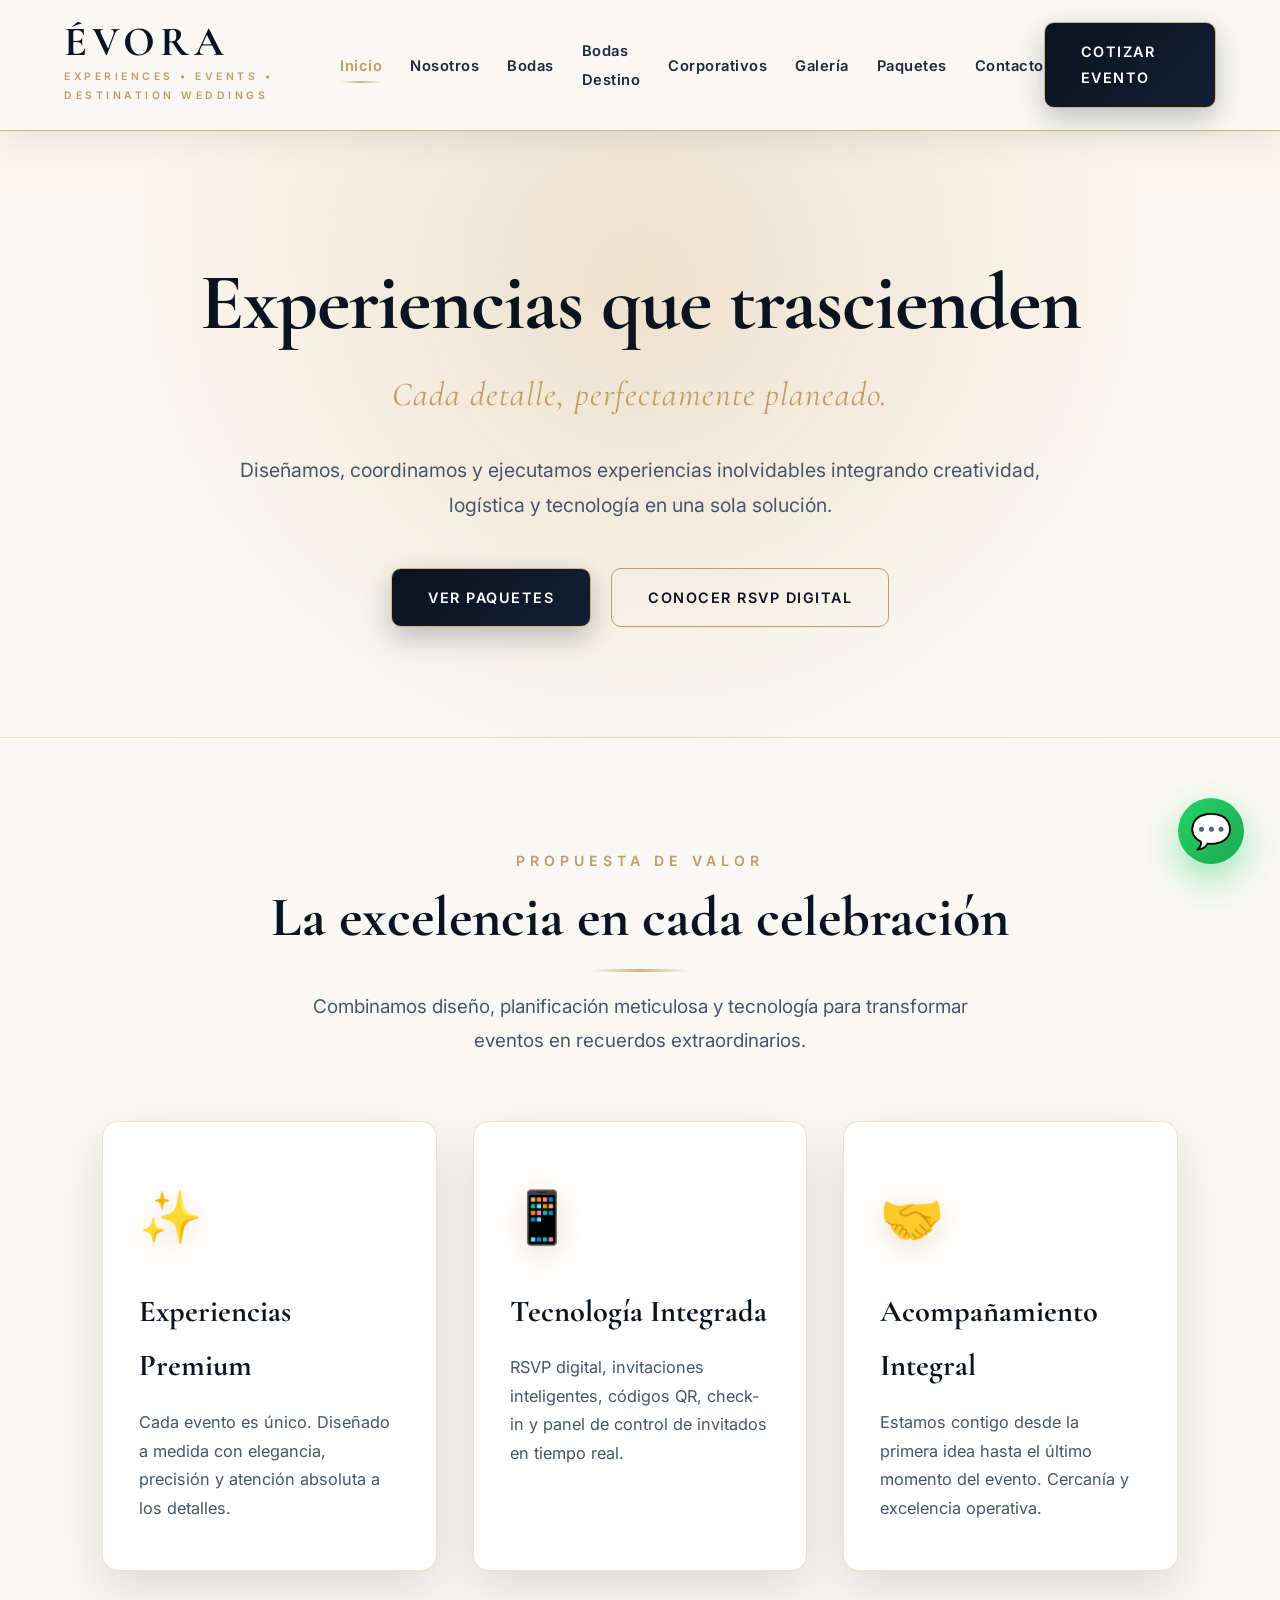
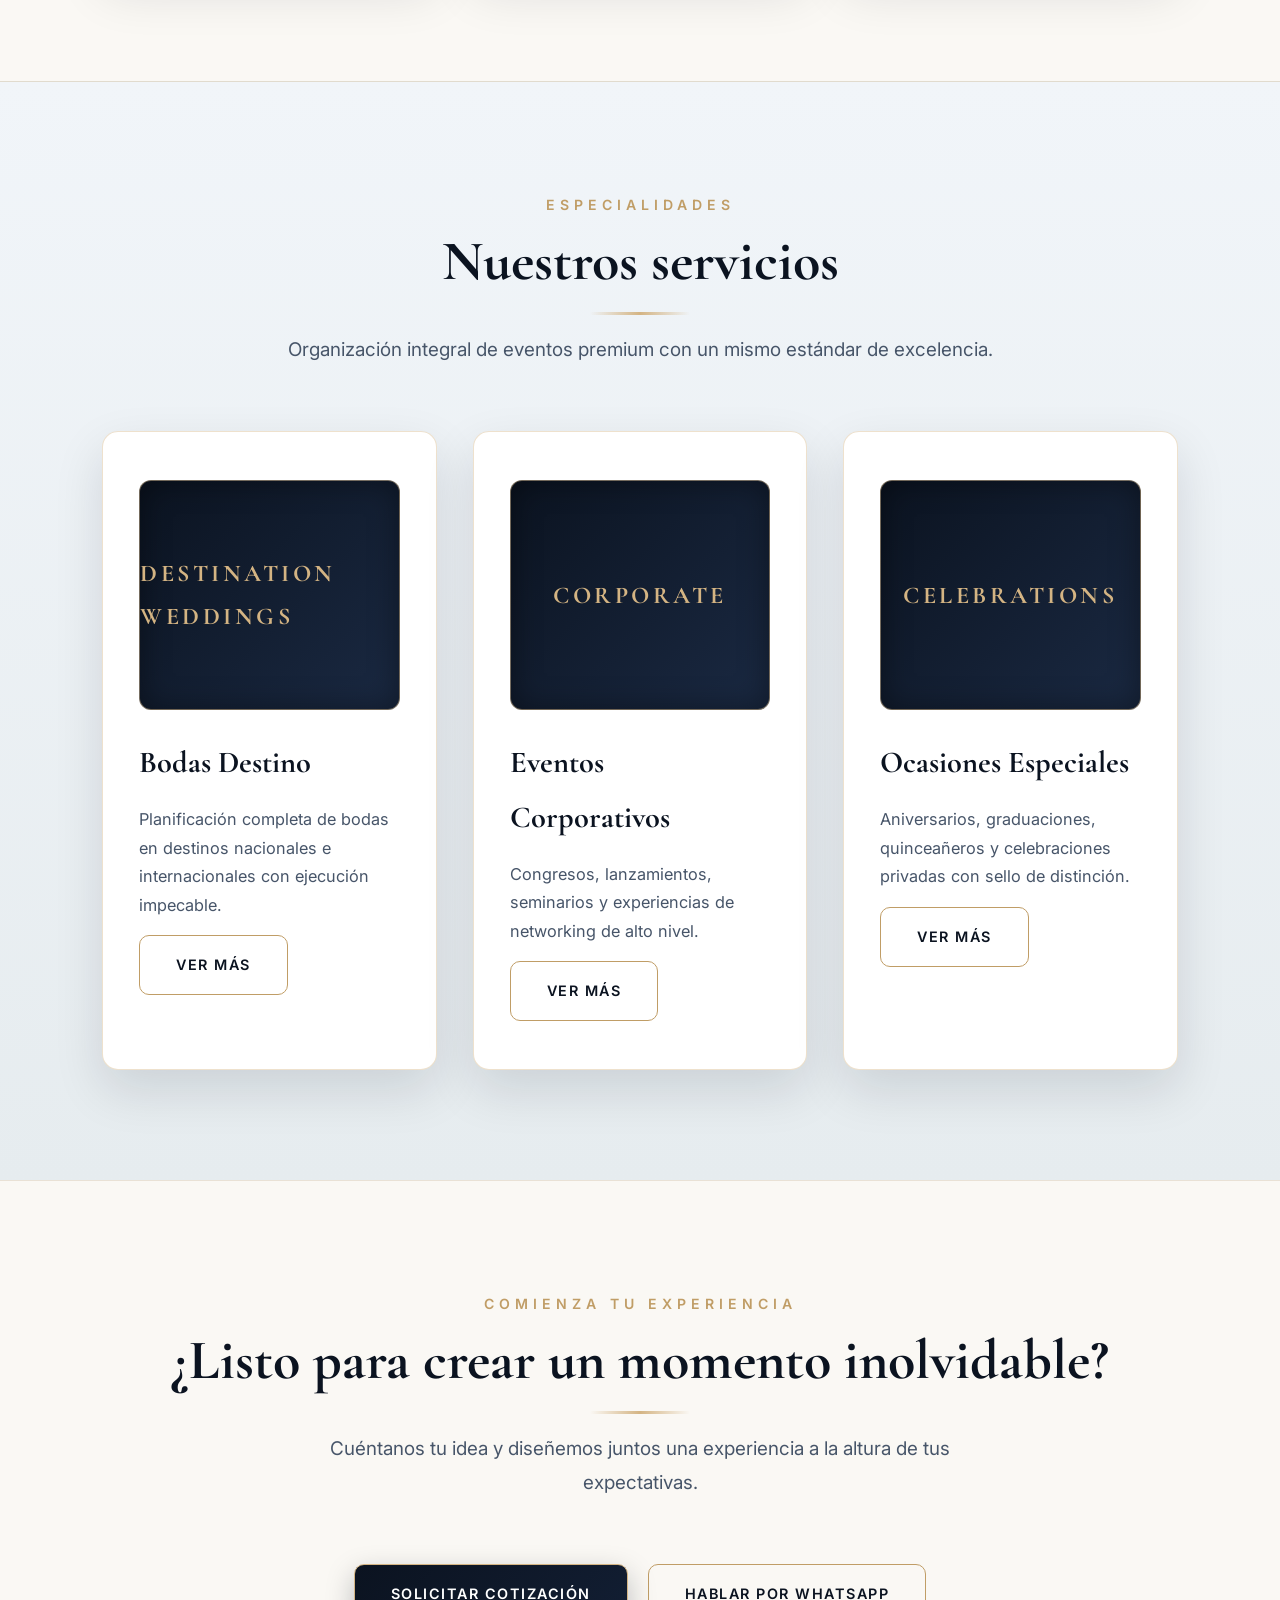
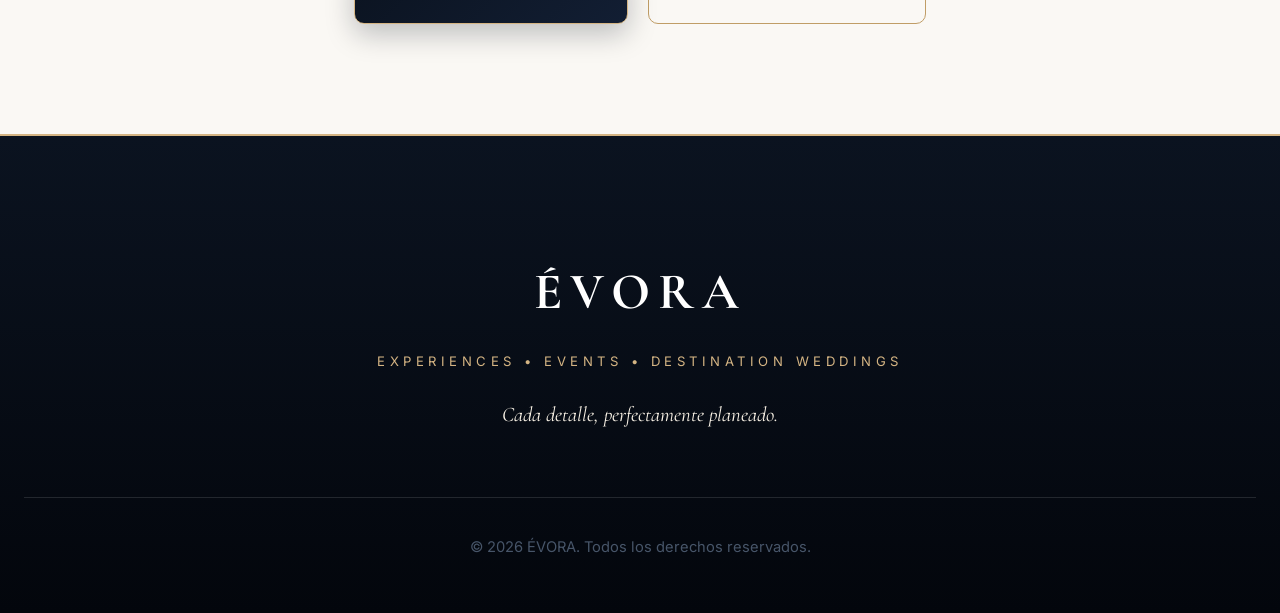
<file: web evora/index.html>
<!DOCTYPE html>
<html lang="es">
<head>
    <meta charset="UTF-8">
    <meta name="viewport" content="width=device-width, initial-scale=1.0">
    <title>ÉVORA | Experiences • Events • Destination Weddings</title>
    
    <!-- Fuentes Oficiales -->
    <link rel="preconnect" href="https://fonts.googleapis.com">
    <link rel="preconnect" href="https://fonts.gstatic.com" crossorigin>
    <link href="https://fonts.googleapis.com/css2?family=Cormorant+Garamond:ital,wght@0,600;0,700;1,400&family=Inter:wght@400;500;600&display=swap" rel="stylesheet">
    
    <link rel="stylesheet" href="css/estilos.css">
</head>
<body>

    <!-- ====================== NAVBAR ====================== -->
    <header class="navbar">
        <div class="logo-contenedor">
            <span class="logo-texto">ÉVORA</span>
            <span class="logo-subtexto">EXPERIENCES • EVENTS • DESTINATION WEDDINGS</span>
        </div>

        <nav class="menu-navegacion" aria-label="Navegación principal">
            <ul>
                <li><a href="index.html" class="enlace-menu activo">Inicio</a></li>
                <li><a href="nosotros.html" class="enlace-menu">Nosotros</a></li>
                <li><a href="bodas.html" class="enlace-menu">Bodas</a></li>
                <li><a href="bodas-destino.html" class="enlace-menu">Bodas Destino</a></li>
                <li><a href="eventos-corporativos.html" class="enlace-menu">Corporativos</a></li>
                <li><a href="galeria.html" class="enlace-menu">Galería</a></li>
                <li><a href="paquetes.html" class="enlace-menu">Paquetes</a></li>
                <li><a href="contacto.html" class="enlace-menu">Contacto</a></li>
            </ul>
        </nav>

        <a href="contacto.html" class="boton-primario">Cotizar Evento</a>
    </header>

    <!-- ====================== HERO ====================== -->
    <section class="seccion-hero">
        <div class="contenido-hero">
            <h1 class="titulo-hero">Experiencias que trascienden</h1>
            <p class="eslogan-hero">Cada detalle, perfectamente planeado.</p>
            <p class="descripcion-hero">
                Diseñamos, coordinamos y ejecutamos experiencias inolvidables integrando creatividad, logística y tecnología en una sola solución.
            </p>
            <div class="panel-acciones">
                <a href="paquetes.html" class="boton-primario">Ver Paquetes</a>
                <a href="rsvp-digital.html" class="boton-secundario">Conocer RSVP Digital</a>
            </div>
        </div>
    </section>

    <!-- ====================== PROPUESTA DE VALOR ====================== -->
    <section class="seccion-bloque">
        <div class="encabezado-seccion">
            <span class="etiqueta-subtitulo">Propuesta de Valor</span>
            <h2 class="titulo-seccion">La excelencia en cada celebración</h2>
            <p class="bajada-seccion">
                Combinamos diseño, planificación meticulosa y tecnología para transformar eventos en recuerdos extraordinarios.
            </p>
        </div>

        <div class="grid-tarjetas">
            <article class="tarjeta-caracteristica">
                <div class="icono-tarjeta">✨</div>
                <h3>Experiencias Premium</h3>
                <p>Cada evento es único. Diseñado a medida con elegancia, precisión y atención absoluta a los detalles.</p>
            </article>

            <article class="tarjeta-caracteristica">
                <div class="icono-tarjeta">📱</div>
                <h3>Tecnología Integrada</h3>
                <p>RSVP digital, invitaciones inteligentes, códigos QR, check-in y panel de control de invitados en tiempo real.</p>
            </article>

            <article class="tarjeta-caracteristica">
                <div class="icono-tarjeta">🤝</div>
                <h3>Acompañamiento Integral</h3>
                <p>Estamos contigo desde la primera idea hasta el último momento del evento. Cercanía y excelencia operativa.</p>
            </article>
        </div>
    </section>

    <!-- ====================== SERVICIOS ====================== -->
    <section class="seccion-bloque fondo-suave">
        <div class="encabezado-seccion">
            <span class="etiqueta-subtitulo">Especialidades</span>
            <h2 class="titulo-seccion">Nuestros servicios</h2>
            <p class="bajada-seccion">
                Organización integral de eventos premium con un mismo estándar de excelencia.
            </p>
        </div>

        <div class="grid-tarjetas">
            <article class="tarjeta-servicio">
                <div class="imagen-tarjeta">
                    <span class="etiqueta-imagen">Destination Weddings</span>
                </div>
                <div class="cuerpo-tarjeta">
                    <h3>Bodas Destino</h3>
                    <p>Planificación completa de bodas en destinos nacionales e internacionales con ejecución impecable.</p>
                    <a href="bodas-destino.html" class="boton-secundario" style="margin-top: 16px; align-self: flex-start;">Ver más</a>
                </div>
            </article>

            <article class="tarjeta-servicio">
                <div class="imagen-tarjeta">
                    <span class="etiqueta-imagen">Corporate</span>
                </div>
                <div class="cuerpo-tarjeta">
                    <h3>Eventos Corporativos</h3>
                    <p>Congresos, lanzamientos, seminarios y experiencias de networking de alto nivel.</p>
                    <a href="eventos-corporativos.html" class="boton-secundario" style="margin-top: 16px; align-self: flex-start;">Ver más</a>
                </div>
            </article>

            <article class="tarjeta-servicio">
                <div class="imagen-tarjeta">
                    <span class="etiqueta-imagen">Celebrations</span>
                </div>
                <div class="cuerpo-tarjeta">
                    <h3>Ocasiones Especiales</h3>
                    <p>Aniversarios, graduaciones, quinceañeros y celebraciones privadas con sello de distinción.</p>
                    <a href="ocasiones-especiales.html" class="boton-secundario" style="margin-top: 16px; align-self: flex-start;">Ver más</a>
                </div>
            </article>
        </div>
    </section>

    <!-- ====================== CTA FINAL ====================== -->
    <section class="seccion-bloque" style="text-align: center;">
        <div class="encabezado-seccion">
            <span class="etiqueta-subtitulo">Comienza tu experiencia</span>
            <h2 class="titulo-seccion">¿Listo para crear un momento inolvidable?</h2>
            <p class="bajada-seccion">
                Cuéntanos tu idea y diseñemos juntos una experiencia a la altura de tus expectativas.
            </p>
        </div>
        <div class="panel-acciones">
            <a href="contacto.html" class="boton-primario">Solicitar Cotización</a>
            <a href="https://wa.me/51987654321" class="boton-secundario" target="_blank">Hablar por WhatsApp</a>
        </div>
    </section>

    <!-- ====================== FOOTER ====================== -->
    <footer class="piedepagina-evora">
        <div class="contenido-footer">
            <div class="bloque-marca">
                <h2>ÉVORA</h2>
                <p class="descriptor-footer">EXPERIENCES • EVENTS • DESTINATION WEDDINGS</p>
                <p class="eslogan-footer">Cada detalle, perfectamente planeado.</p>
            </div>
            <div class="bloque-derechos">
                <p>© 2026 ÉVORA. Todos los derechos reservados.</p>
            </div>
        </div>
    </footer>

    <!-- Botón WhatsApp flotante -->
    <a href="https://wa.me/51987654321" 
       class="btn-whatsapp-flotante" 
       target="_blank" 
       rel="noopener noreferrer" 
       aria-label="Contactar por WhatsApp">
       💬
    </a>

</body>
</html>
</file>
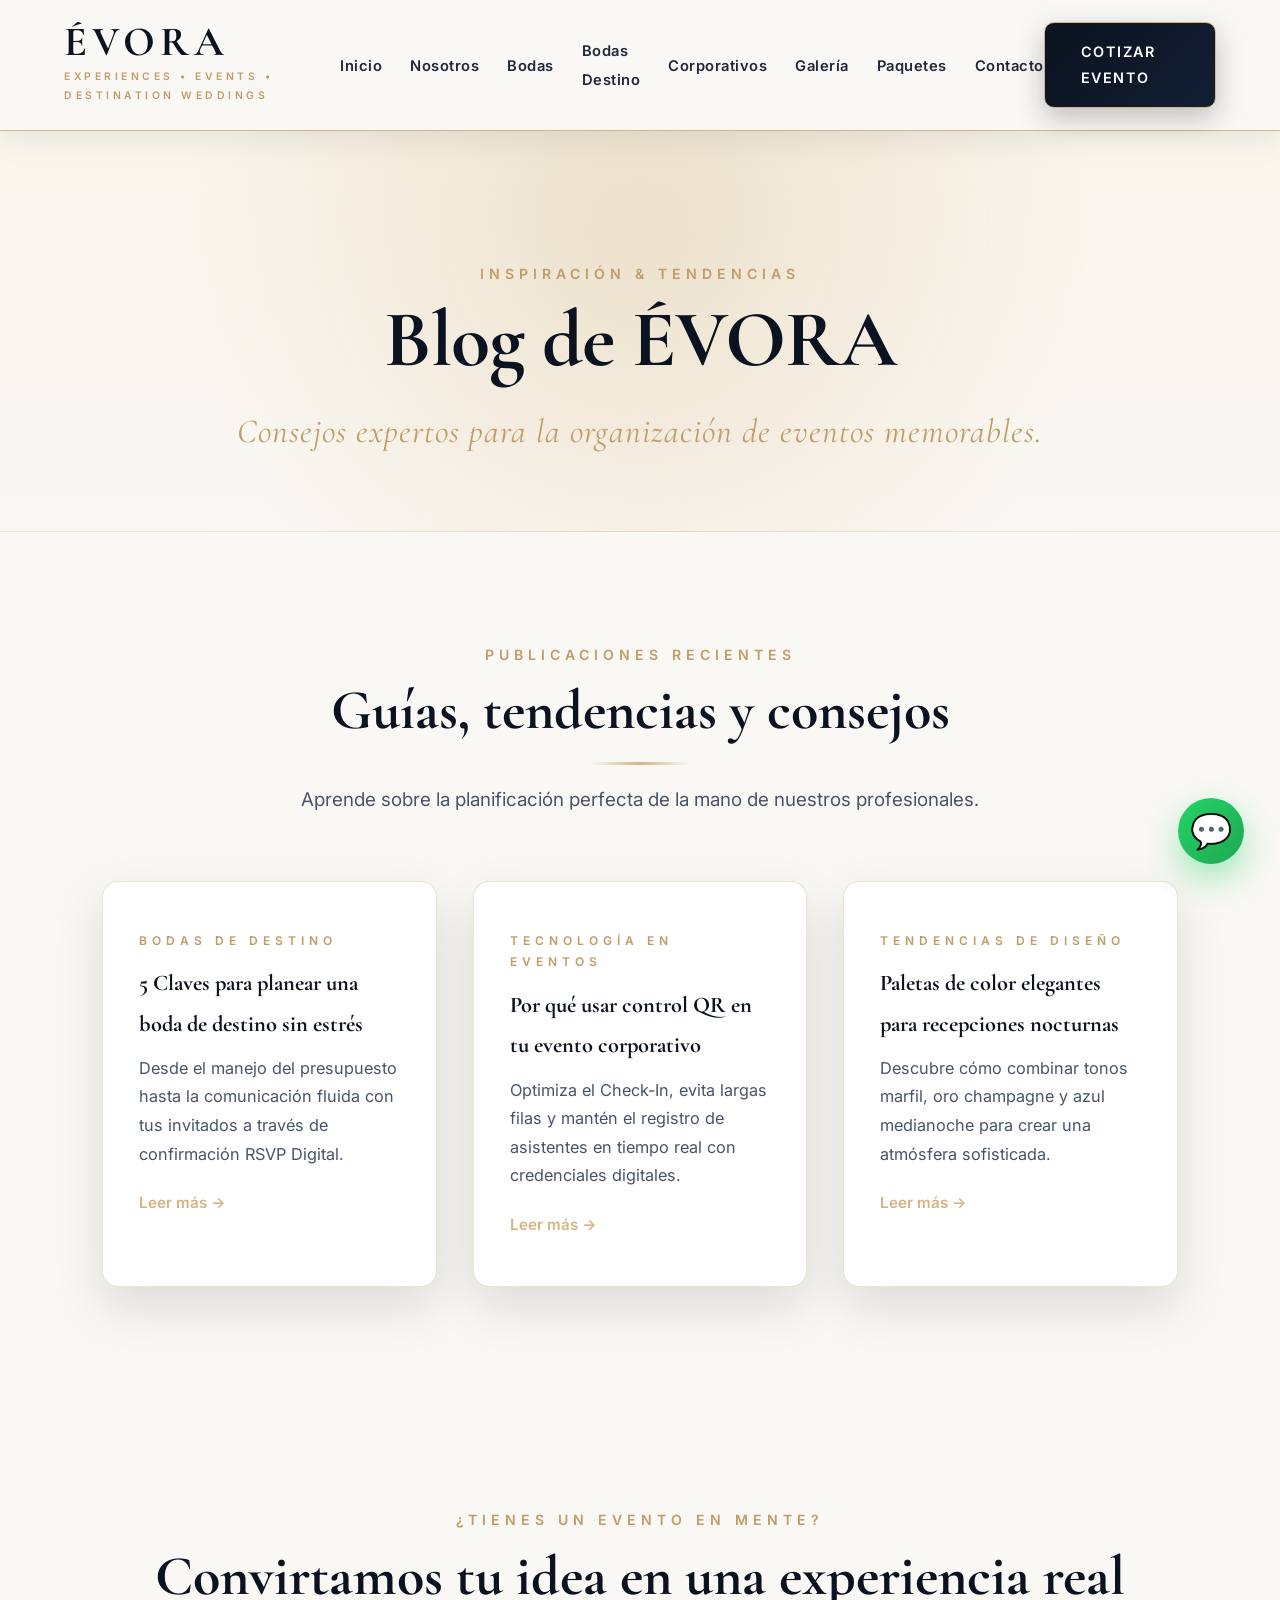
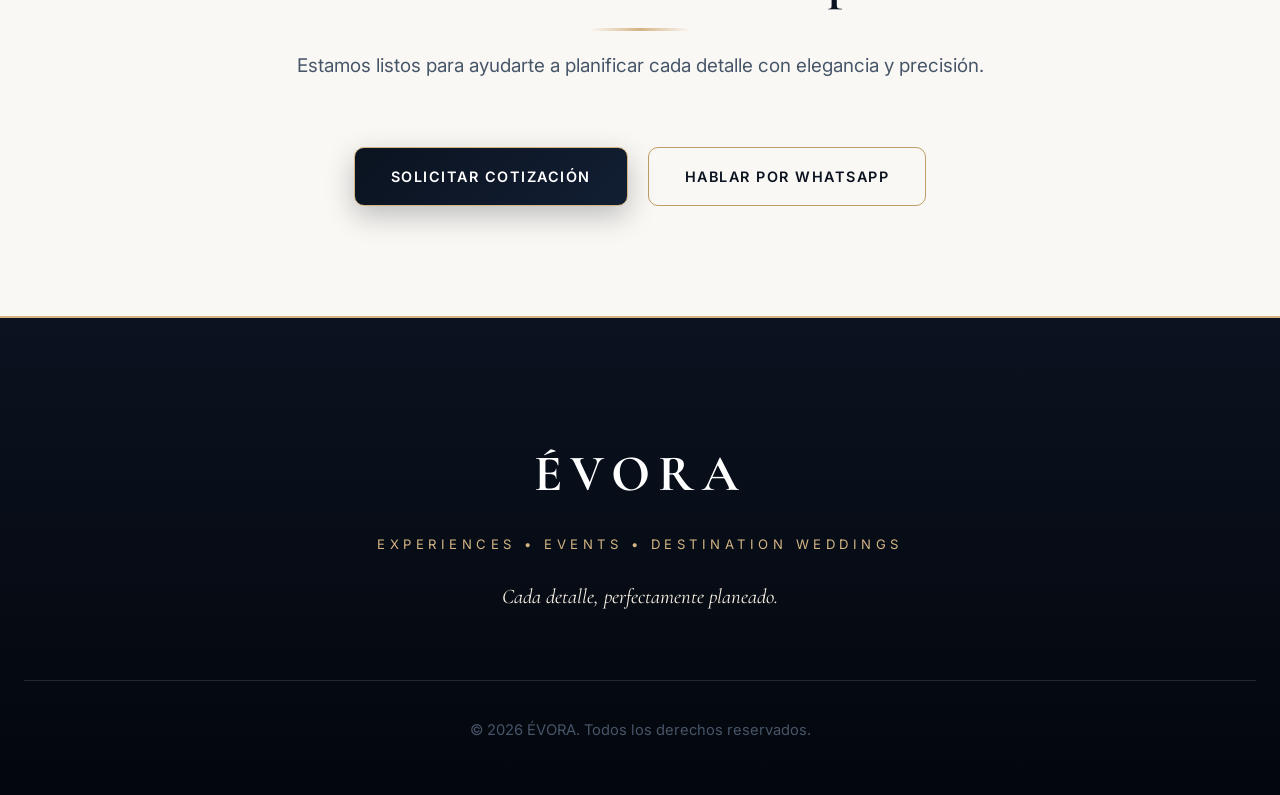
<file: web evora/blog.html>
<!DOCTYPE html>
<html lang="es">
<head>
    <meta charset="UTF-8">
    <meta name="viewport" content="width=device-width, initial-scale=1.0">
    <title>Blog | ÉVORA</title>

    <!-- Fuentes Oficiales -->
    <link rel="preconnect" href="https://fonts.googleapis.com">
    <link rel="preconnect" href="https://fonts.gstatic.com" crossorigin>
    <link href="https://fonts.googleapis.com/css2?family=Cormorant+Garamond:ital,wght@0,600;0,700;1,400&family=Inter:wght@400;500;600&display=swap" rel="stylesheet">

    <link rel="stylesheet" href="css/estilos.css">
</head>
<body>

    <!-- ====================== NAVBAR ====================== -->
    <header class="navbar">
        <div class="logo-contenedor">
            <span class="logo-texto">ÉVORA</span>
            <span class="logo-subtexto">EXPERIENCES • EVENTS • DESTINATION WEDDINGS</span>
        </div>

        <nav class="menu-navegacion" aria-label="Navegación principal">
            <ul>
                <li><a href="index.html" class="enlace-menu">Inicio</a></li>
                <li><a href="nosotros.html" class="enlace-menu">Nosotros</a></li>
                <li><a href="bodas.html" class="enlace-menu">Bodas</a></li>
                <li><a href="bodas-destino.html" class="enlace-menu">Bodas Destino</a></li>
                <li><a href="eventos-corporativos.html" class="enlace-menu">Corporativos</a></li>
                <li><a href="galeria.html" class="enlace-menu">Galería</a></li>
                <li><a href="paquetes.html" class="enlace-menu">Paquetes</a></li>
                <li><a href="contacto.html" class="enlace-menu">Contacto</a></li>
            </ul>
        </nav>

        <a href="contacto.html" class="boton-primario">Cotizar Evento</a>
    </header>

    <!-- ====================== HERO ====================== -->
    <section class="seccion-hero" style="padding-bottom: 40px;">
        <div class="contenido-hero">
            <span class="etiqueta-subtitulo">Inspiración & Tendencias</span>
            <h1 class="titulo-hero">Blog de ÉVORA</h1>
            <p class="eslogan-hero">Consejos expertos para la organización de eventos memorables.</p>
        </div>
    </section>

    <!-- ====================== ARTÍCULOS ====================== -->
    <section class="seccion-bloque">
        <div class="encabezado-seccion">
            <span class="etiqueta-subtitulo">Publicaciones Recientes</span>
            <h2 class="titulo-seccion">Guías, tendencias y consejos</h2>
            <p class="bajada-seccion">
                Aprende sobre la planificación perfecta de la mano de nuestros profesionales.
            </p>
        </div>

        <div class="grid-tarjetas">

            <article class="tarjeta-caracteristica">
                <span class="etiqueta-subtitulo" style="font-size: 0.75rem;">Bodas de Destino</span>
                <h3 style="margin: 12px 0 10px; font-size: 1.4rem;">5 Claves para planear una boda de destino sin estrés</h3>
                <p style="margin-bottom: 20px; color: var(--color-slate);">
                    Desde el manejo del presupuesto hasta la comunicación fluida con tus invitados a través de confirmación RSVP Digital.
                </p>
                <a href="#" style="color: var(--color-gold); font-weight: 600; text-decoration: none; font-size: 0.95rem;">Leer más →</a>
            </article>

            <article class="tarjeta-caracteristica">
                <span class="etiqueta-subtitulo" style="font-size: 0.75rem;">Tecnología en Eventos</span>
                <h3 style="margin: 12px 0 10px; font-size: 1.4rem;">Por qué usar control QR en tu evento corporativo</h3>
                <p style="margin-bottom: 20px; color: var(--color-slate);">
                    Optimiza el Check-In, evita largas filas y mantén el registro de asistentes en tiempo real con credenciales digitales.
                </p>
                <a href="#" style="color: var(--color-gold); font-weight: 600; text-decoration: none; font-size: 0.95rem;">Leer más →</a>
            </article>

            <article class="tarjeta-caracteristica">
                <span class="etiqueta-subtitulo" style="font-size: 0.75rem;">Tendencias de Diseño</span>
                <h3 style="margin: 12px 0 10px; font-size: 1.4rem;">Paletas de color elegantes para recepciones nocturnas</h3>
                <p style="margin-bottom: 20px; color: var(--color-slate);">
                    Descubre cómo combinar tonos marfil, oro champagne y azul medianoche para crear una atmósfera sofisticada.
                </p>
                <a href="#" style="color: var(--color-gold); font-weight: 600; text-decoration: none; font-size: 0.95rem;">Leer más →</a>
            </article>

        </div>
    </section>

    <!-- ====================== CTA FINAL ====================== -->
    <section class="seccion-bloque" style="text-align: center;">
        <div class="encabezado-seccion">
            <span class="etiqueta-subtitulo">¿Tienes un evento en mente?</span>
            <h2 class="titulo-seccion">Convirtamos tu idea en una experiencia real</h2>
            <p class="bajada-seccion">
                Estamos listos para ayudarte a planificar cada detalle con elegancia y precisión.
            </p>
        </div>
        <div class="panel-acciones">
            <a href="contacto.html" class="boton-primario">Solicitar Cotización</a>
            <a href="https://wa.me/51987654321" class="boton-secundario" target="_blank">Hablar por WhatsApp</a>
        </div>
    </section>

    <!-- ====================== FOOTER ====================== -->
    <footer class="piedepagina-evora">
        <div class="contenido-footer">
            <div class="bloque-marca">
                <h2>ÉVORA</h2>
                <p class="descriptor-footer">EXPERIENCES • EVENTS • DESTINATION WEDDINGS</p>
                <p class="eslogan-footer">Cada detalle, perfectamente planeado.</p>
            </div>
            <div class="bloque-derechos">
                <p>© 2026 ÉVORA. Todos los derechos reservados.</p>
            </div>
        </div>
    </footer>

    <!-- Botón WhatsApp -->
    <a href="https://wa.me/51987654321" 
       class="btn-whatsapp-flotante" 
       target="_blank" 
       rel="noopener noreferrer" 
       aria-label="Contactar por WhatsApp">
       💬
    </a>

</body>
</html>
</file>
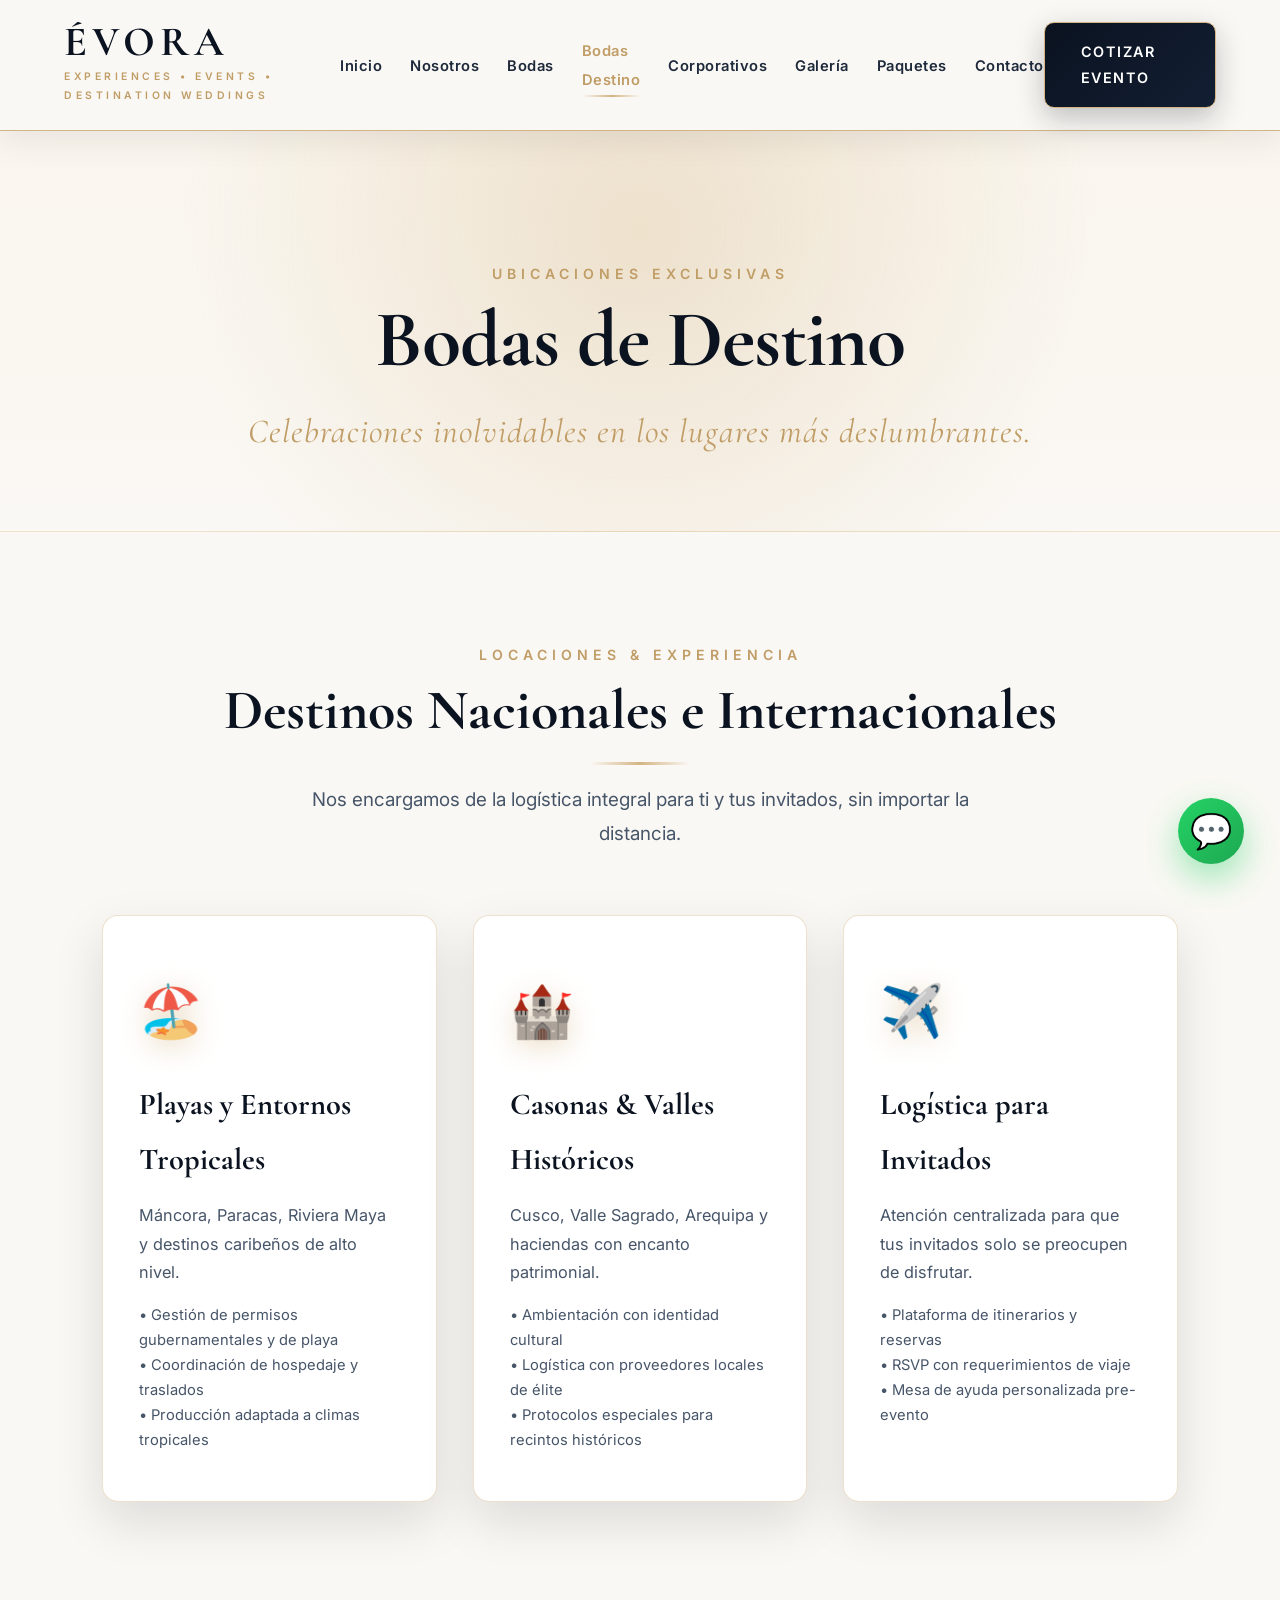
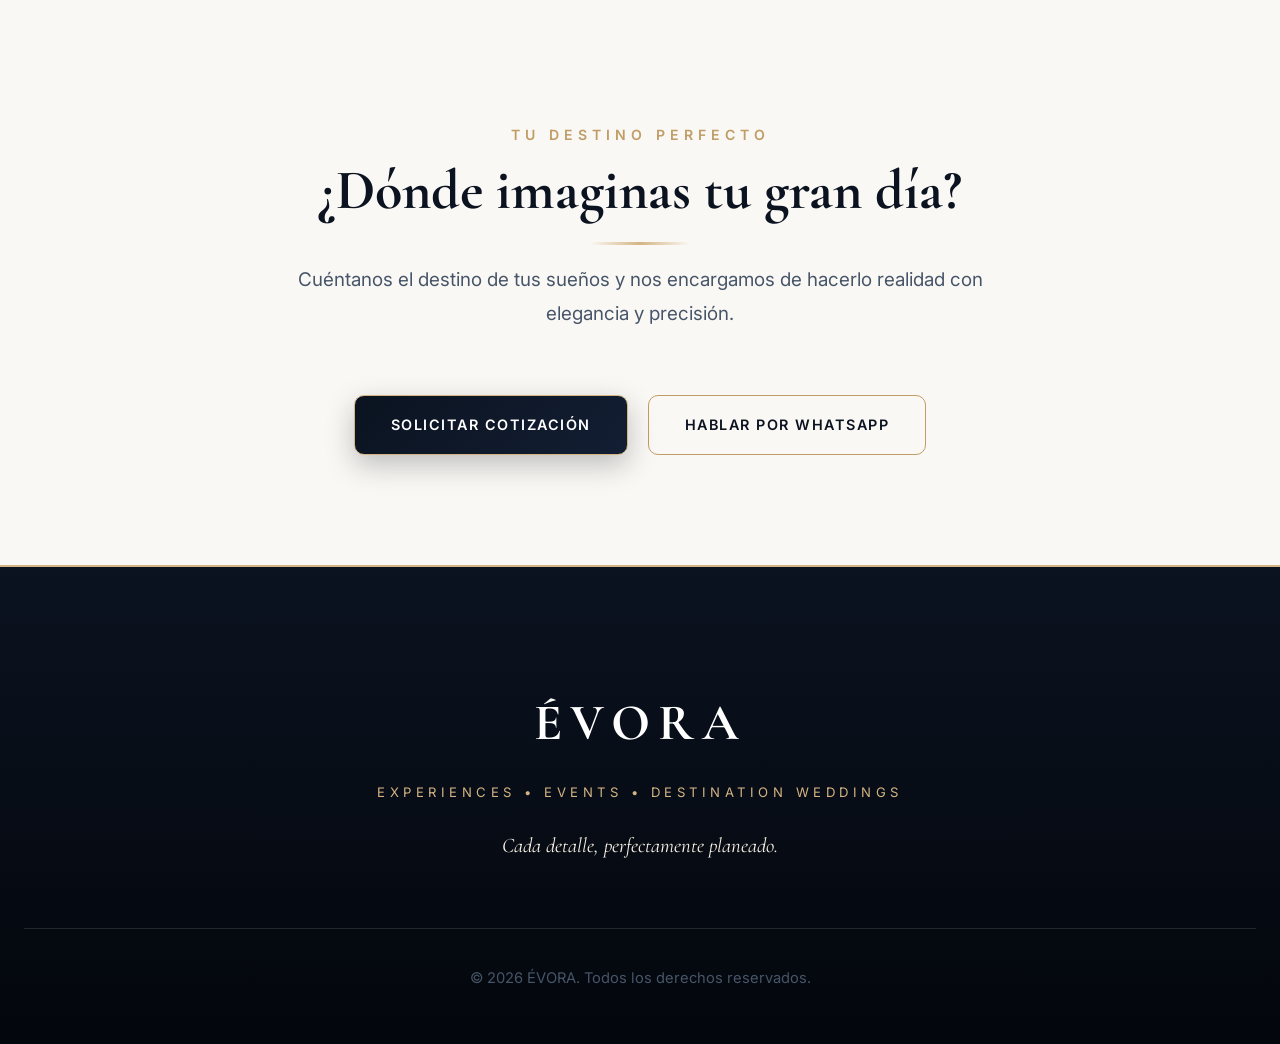
<file: web evora/bodas-destino.html>
<!DOCTYPE html>
<html lang="es">
<head>
    <meta charset="UTF-8">
    <meta name="viewport" content="width=device-width, initial-scale=1.0">
    <title>Bodas Destino | ÉVORA</title>

    <!-- Fuentes Oficiales -->
    <link rel="preconnect" href="https://fonts.googleapis.com">
    <link rel="preconnect" href="https://fonts.gstatic.com" crossorigin>
    <link href="https://fonts.googleapis.com/css2?family=Cormorant+Garamond:ital,wght@0,600;0,700;1,400&family=Inter:wght@400;500;600&display=swap" rel="stylesheet">

    <link rel="stylesheet" href="css/estilos.css">
</head>
<body>

    <!-- ====================== NAVBAR ====================== -->
    <header class="navbar">
        <div class="logo-contenedor">
            <span class="logo-texto">ÉVORA</span>
            <span class="logo-subtexto">EXPERIENCES • EVENTS • DESTINATION WEDDINGS</span>
        </div>

        <nav class="menu-navegacion" aria-label="Navegación principal">
            <ul>
                <li><a href="index.html" class="enlace-menu">Inicio</a></li>
                <li><a href="nosotros.html" class="enlace-menu">Nosotros</a></li>
                <li><a href="bodas.html" class="enlace-menu">Bodas</a></li>
                <li><a href="bodas-destino.html" class="enlace-menu activo">Bodas Destino</a></li>
                <li><a href="eventos-corporativos.html" class="enlace-menu">Corporativos</a></li>
                <li><a href="galeria.html" class="enlace-menu">Galería</a></li>
                <li><a href="paquetes.html" class="enlace-menu">Paquetes</a></li>
                <li><a href="contacto.html" class="enlace-menu">Contacto</a></li>
            </ul>
        </nav>

        <a href="contacto.html" class="boton-primario">Cotizar Evento</a>
    </header>

    <!-- ====================== HERO ====================== -->
    <section class="seccion-hero" style="padding-bottom: 40px;">
        <div class="contenido-hero">
            <span class="etiqueta-subtitulo">Ubicaciones Exclusivas</span>
            <h1 class="titulo-hero">Bodas de Destino</h1>
            <p class="eslogan-hero">Celebraciones inolvidables en los lugares más deslumbrantes.</p>
        </div>
    </section>

    <!-- ====================== DESTINOS ====================== -->
    <section class="seccion-bloque">
        <div class="encabezado-seccion">
            <span class="etiqueta-subtitulo">Locaciones & Experiencia</span>
            <h2 class="titulo-seccion">Destinos Nacionales e Internacionales</h2>
            <p class="bajada-seccion">
                Nos encargamos de la logística integral para ti y tus invitados, sin importar la distancia.
            </p>
        </div>

        <div class="grid-tarjetas">

            <article class="tarjeta-caracteristica">
                <div class="icono-tarjeta">🏖️</div>
                <h3>Playas y Entornos Tropicales</h3>
                <p style="margin-bottom: 16px;">
                    Máncora, Paracas, Riviera Maya y destinos caribeños de alto nivel.
                </p>
                <ul style="list-style: none; color: var(--color-slate); font-size: 0.92rem; line-height: 1.7;">
                    <li>• Gestión de permisos gubernamentales y de playa</li>
                    <li>• Coordinación de hospedaje y traslados</li>
                    <li>• Producción adaptada a climas tropicales</li>
                </ul>
            </article>

            <article class="tarjeta-caracteristica">
                <div class="icono-tarjeta">🏰</div>
                <h3>Casonas & Valles Históricos</h3>
                <p style="margin-bottom: 16px;">
                    Cusco, Valle Sagrado, Arequipa y haciendas con encanto patrimonial.
                </p>
                <ul style="list-style: none; color: var(--color-slate); font-size: 0.92rem; line-height: 1.7;">
                    <li>• Ambientación con identidad cultural</li>
                    <li>• Logística con proveedores locales de élite</li>
                    <li>• Protocolos especiales para recintos históricos</li>
                </ul>
            </article>

            <article class="tarjeta-caracteristica">
                <div class="icono-tarjeta">✈️</div>
                <h3>Logística para Invitados</h3>
                <p style="margin-bottom: 16px;">
                    Atención centralizada para que tus invitados solo se preocupen de disfrutar.
                </p>
                <ul style="list-style: none; color: var(--color-slate); font-size: 0.92rem; line-height: 1.7;">
                    <li>• Plataforma de itinerarios y reservas</li>
                    <li>• RSVP con requerimientos de viaje</li>
                    <li>• Mesa de ayuda personalizada pre-evento</li>
                </ul>
            </article>

        </div>
    </section>

    <!-- ====================== CTA FINAL ====================== -->
    <section class="seccion-bloque" style="text-align: center;">
        <div class="encabezado-seccion">
            <span class="etiqueta-subtitulo">Tu destino perfecto</span>
            <h2 class="titulo-seccion">¿Dónde imaginas tu gran día?</h2>
            <p class="bajada-seccion">
                Cuéntanos el destino de tus sueños y nos encargamos de hacerlo realidad con elegancia y precisión.
            </p>
        </div>
        <div class="panel-acciones">
            <a href="contacto.html" class="boton-primario">Solicitar Cotización</a>
            <a href="https://wa.me/51987654321" class="boton-secundario" target="_blank">Hablar por WhatsApp</a>
        </div>
    </section>

    <!-- ====================== FOOTER ====================== -->
    <footer class="piedepagina-evora">
        <div class="contenido-footer">
            <div class="bloque-marca">
                <h2>ÉVORA</h2>
                <p class="descriptor-footer">EXPERIENCES • EVENTS • DESTINATION WEDDINGS</p>
                <p class="eslogan-footer">Cada detalle, perfectamente planeado.</p>
            </div>
            <div class="bloque-derechos">
                <p>© 2026 ÉVORA. Todos los derechos reservados.</p>
            </div>
        </div>
    </footer>

    <!-- Botón WhatsApp -->
    <a href="https://wa.me/51987654321" 
       class="btn-whatsapp-flotante" 
       target="_blank" 
       rel="noopener noreferrer" 
       aria-label="Contactar por WhatsApp">
       💬
    </a>

</body>
</html>
</file>
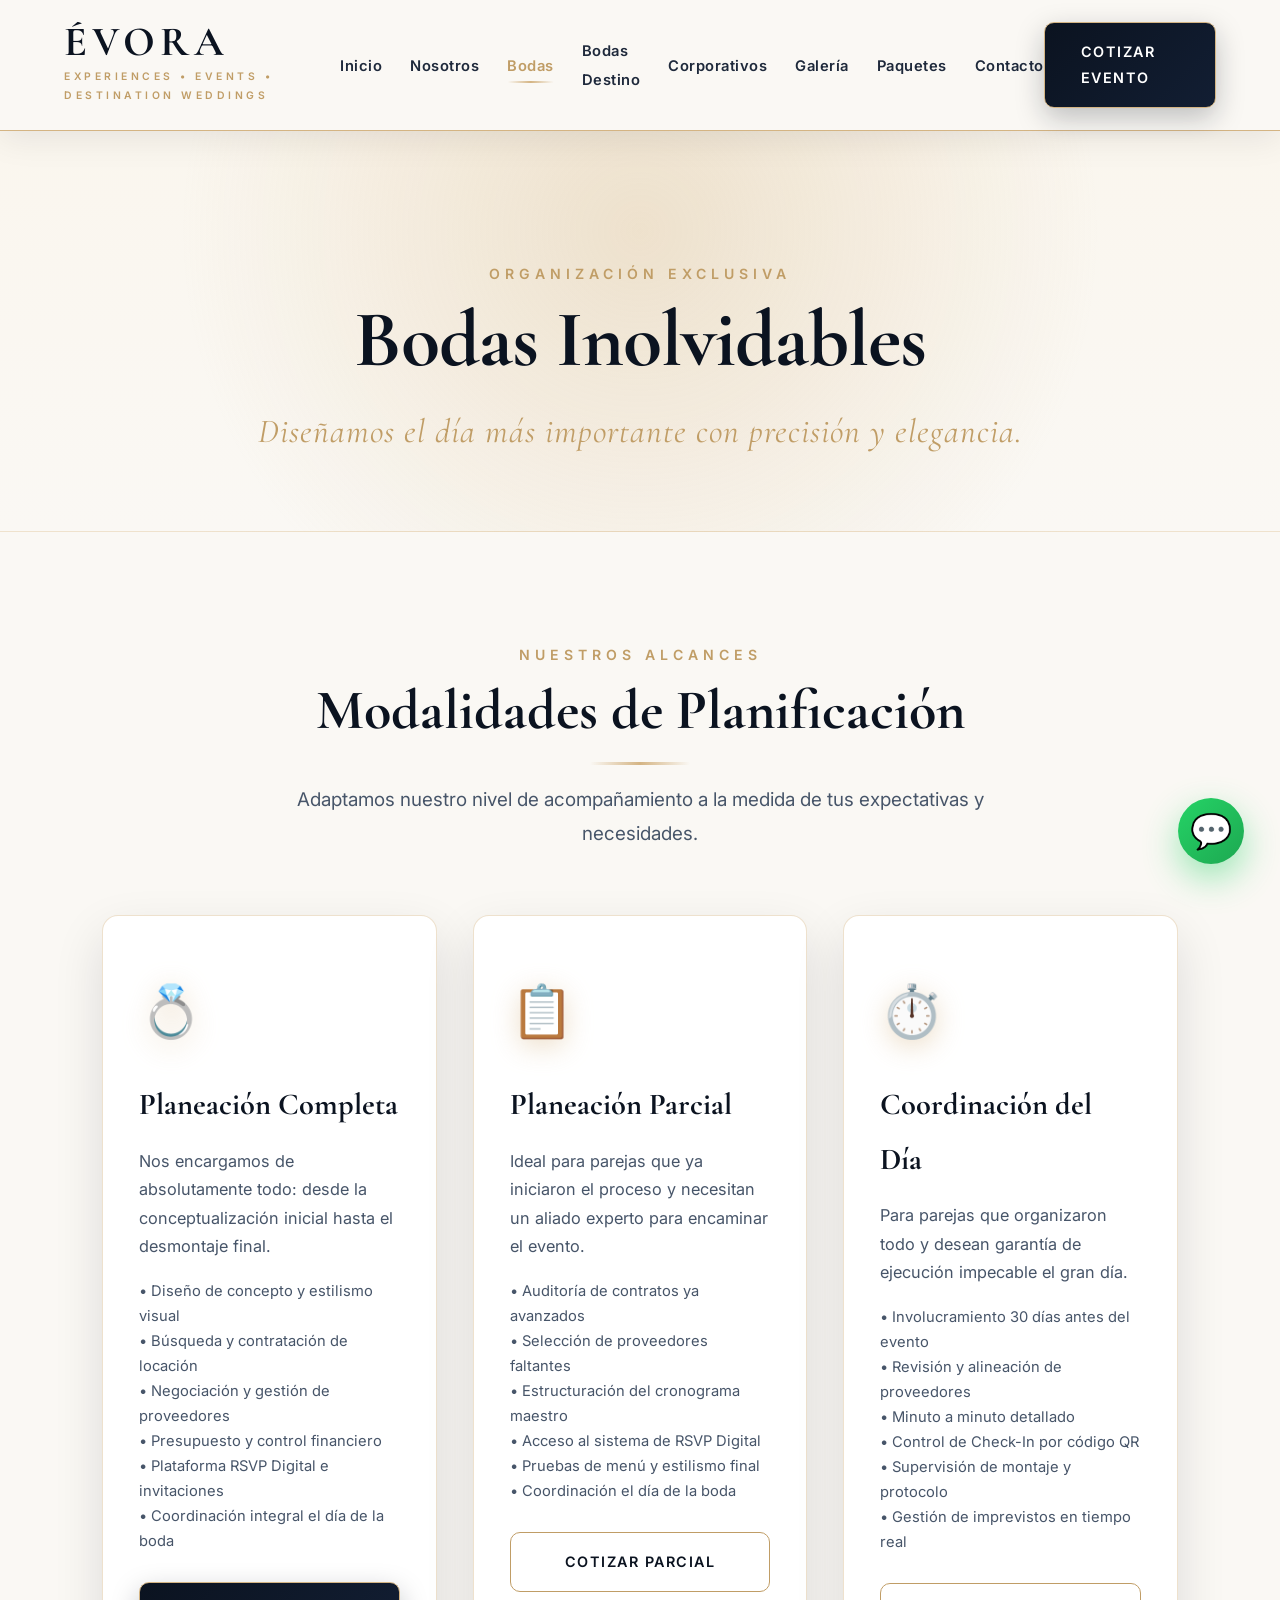
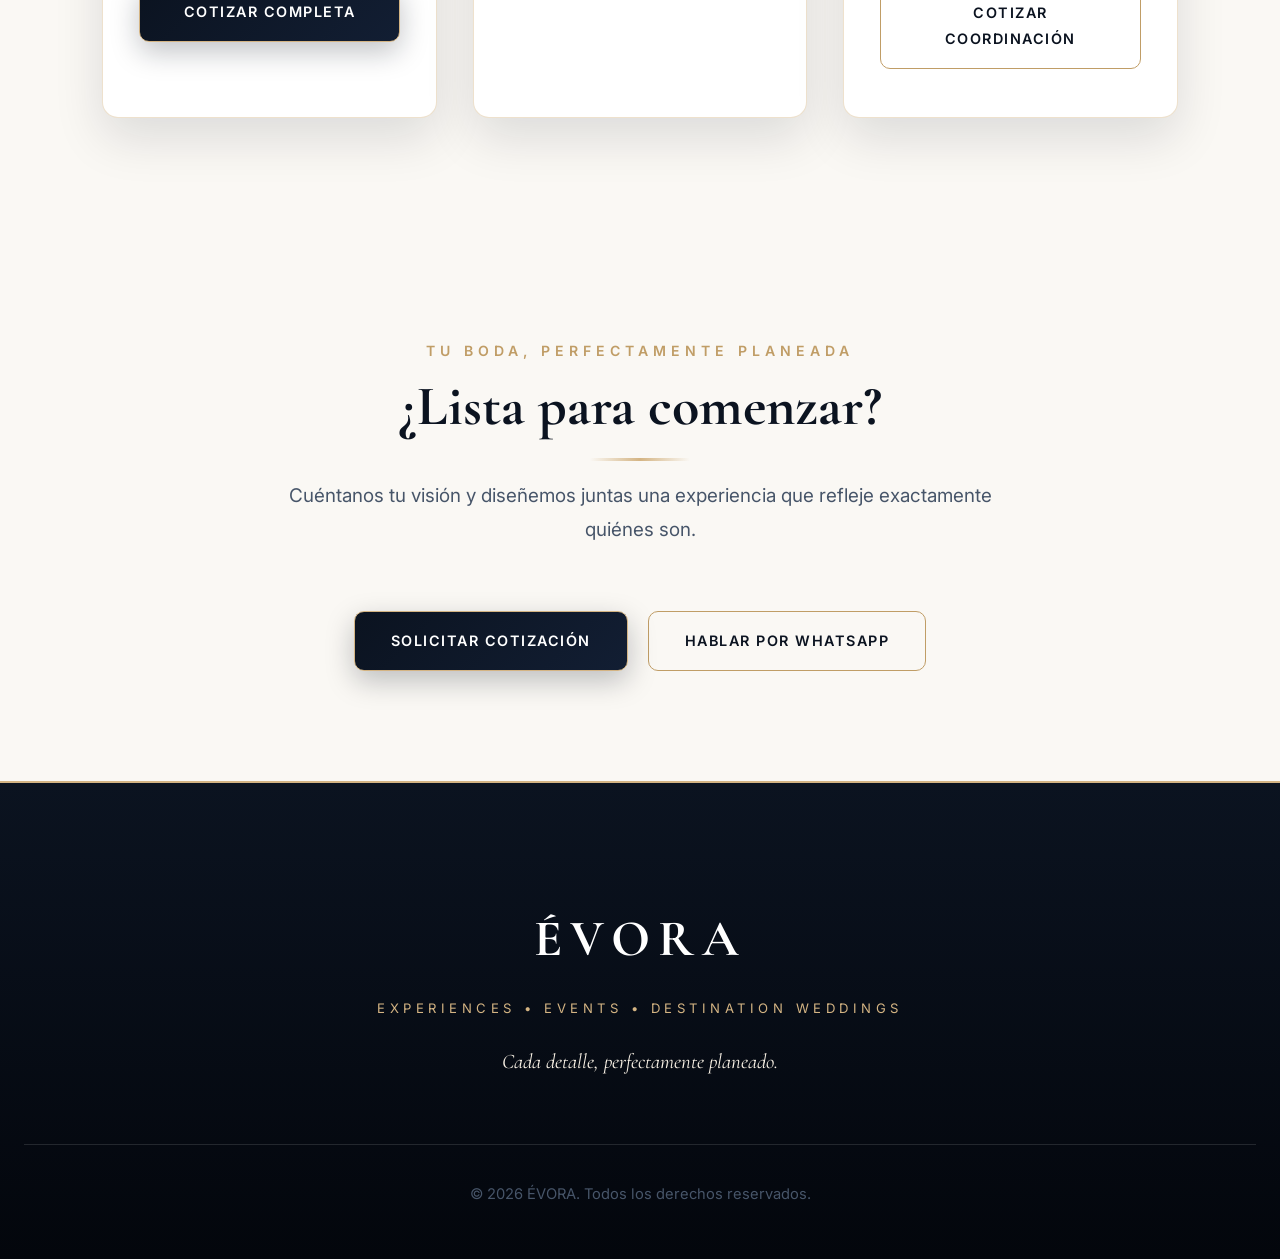
<file: web evora/bodas.html>
<!DOCTYPE html>
<html lang="es">
<head>
    <meta charset="UTF-8">
    <meta name="viewport" content="width=device-width, initial-scale=1.0">
    <title>Bodas | ÉVORA</title>

    <!-- Fuentes Oficiales -->
    <link rel="preconnect" href="https://fonts.googleapis.com">
    <link rel="preconnect" href="https://fonts.gstatic.com" crossorigin>
    <link href="https://fonts.googleapis.com/css2?family=Cormorant+Garamond:ital,wght@0,600;0,700;1,400&family=Inter:wght@400;500;600&display=swap" rel="stylesheet">

    <link rel="stylesheet" href="css/estilos.css">
</head>
<body>

    <!-- ====================== NAVBAR ====================== -->
    <header class="navbar">
        <div class="logo-contenedor">
            <span class="logo-texto">ÉVORA</span>
            <span class="logo-subtexto">EXPERIENCES • EVENTS • DESTINATION WEDDINGS</span>
        </div>

        <nav class="menu-navegacion" aria-label="Navegación principal">
            <ul>
                <li><a href="index.html" class="enlace-menu">Inicio</a></li>
                <li><a href="nosotros.html" class="enlace-menu">Nosotros</a></li>
                <li><a href="bodas.html" class="enlace-menu activo">Bodas</a></li>
                <li><a href="bodas-destino.html" class="enlace-menu">Bodas Destino</a></li>
                <li><a href="eventos-corporativos.html" class="enlace-menu">Corporativos</a></li>
                <li><a href="galeria.html" class="enlace-menu">Galería</a></li>
                <li><a href="paquetes.html" class="enlace-menu">Paquetes</a></li>
                <li><a href="contacto.html" class="enlace-menu">Contacto</a></li>
            </ul>
        </nav>

        <a href="contacto.html" class="boton-primario">Cotizar Evento</a>
    </header>

    <!-- ====================== HERO ====================== -->
    <section class="seccion-hero" style="padding-bottom: 40px;">
        <div class="contenido-hero">
            <span class="etiqueta-subtitulo">Organización Exclusiva</span>
            <h1 class="titulo-hero">Bodas Inolvidables</h1>
            <p class="eslogan-hero">Diseñamos el día más importante con precisión y elegancia.</p>
        </div>
    </section>

    <!-- ====================== MODALIDADES ====================== -->
    <section class="seccion-bloque">
        <div class="encabezado-seccion">
            <span class="etiqueta-subtitulo">Nuestros Alcances</span>
            <h2 class="titulo-seccion">Modalidades de Planificación</h2>
            <p class="bajada-seccion">
                Adaptamos nuestro nivel de acompañamiento a la medida de tus expectativas y necesidades.
            </p>
        </div>

        <div class="grid-tarjetas">

            <!-- PLANEACIÓN COMPLETA -->
            <article class="tarjeta-caracteristica">
                <div class="icono-tarjeta">💍</div>
                <h3>Planeación Completa</h3>
                <p style="margin-bottom: 18px;">
                    Nos encargamos de absolutamente todo: desde la conceptualización inicial hasta el desmontaje final.
                </p>
                <ul style="list-style: none; color: var(--color-slate); font-size: 0.92rem; line-height: 1.7; margin-bottom: 28px;">
                    <li>• Diseño de concepto y estilismo visual</li>
                    <li>• Búsqueda y contratación de locación</li>
                    <li>• Negociación y gestión de proveedores</li>
                    <li>• Presupuesto y control financiero</li>
                    <li>• Plataforma RSVP Digital e invitaciones</li>
                    <li>• Coordinación integral el día de la boda</li>
                </ul>
                <a href="contacto.html" class="boton-primario" style="width: 100%; text-align: center;">Cotizar Completa</a>
            </article>

            <!-- PLANEACIÓN PARCIAL -->
            <article class="tarjeta-caracteristica">
                <div class="icono-tarjeta">📋</div>
                <h3>Planeación Parcial</h3>
                <p style="margin-bottom: 18px;">
                    Ideal para parejas que ya iniciaron el proceso y necesitan un aliado experto para encaminar el evento.
                </p>
                <ul style="list-style: none; color: var(--color-slate); font-size: 0.92rem; line-height: 1.7; margin-bottom: 28px;">
                    <li>• Auditoría de contratos ya avanzados</li>
                    <li>• Selección de proveedores faltantes</li>
                    <li>• Estructuración del cronograma maestro</li>
                    <li>• Acceso al sistema de RSVP Digital</li>
                    <li>• Pruebas de menú y estilismo final</li>
                    <li>• Coordinación el día de la boda</li>
                </ul>
                <a href="contacto.html" class="boton-secundario" style="width: 100%; text-align: center;">Cotizar Parcial</a>
            </article>

            <!-- COORDINACIÓN DEL DÍA -->
            <article class="tarjeta-caracteristica">
                <div class="icono-tarjeta">⏱️</div>
                <h3>Coordinación del Día</h3>
                <p style="margin-bottom: 18px;">
                    Para parejas que organizaron todo y desean garantía de ejecución impecable el gran día.
                </p>
                <ul style="list-style: none; color: var(--color-slate); font-size: 0.92rem; line-height: 1.7; margin-bottom: 28px;">
                    <li>• Involucramiento 30 días antes del evento</li>
                    <li>• Revisión y alineación de proveedores</li>
                    <li>• Minuto a minuto detallado</li>
                    <li>• Control de Check-In por código QR</li>
                    <li>• Supervisión de montaje y protocolo</li>
                    <li>• Gestión de imprevistos en tiempo real</li>
                </ul>
                <a href="contacto.html" class="boton-secundario" style="width: 100%; text-align: center;">Cotizar Coordinación</a>
            </article>

        </div>
    </section>

    <!-- ====================== CTA FINAL ====================== -->
    <section class="seccion-bloque" style="text-align: center;">
        <div class="encabezado-seccion">
            <span class="etiqueta-subtitulo">Tu boda, perfectamente planeada</span>
            <h2 class="titulo-seccion">¿Lista para comenzar?</h2>
            <p class="bajada-seccion">
                Cuéntanos tu visión y diseñemos juntas una experiencia que refleje exactamente quiénes son.
            </p>
        </div>
        <div class="panel-acciones">
            <a href="contacto.html" class="boton-primario">Solicitar Cotización</a>
            <a href="https://wa.me/51987654321" class="boton-secundario" target="_blank">Hablar por WhatsApp</a>
        </div>
    </section>

    <!-- ====================== FOOTER ====================== -->
    <footer class="piedepagina-evora">
        <div class="contenido-footer">
            <div class="bloque-marca">
                <h2>ÉVORA</h2>
                <p class="descriptor-footer">EXPERIENCES • EVENTS • DESTINATION WEDDINGS</p>
                <p class="eslogan-footer">Cada detalle, perfectamente planeado.</p>
            </div>
            <div class="bloque-derechos">
                <p>© 2026 ÉVORA. Todos los derechos reservados.</p>
            </div>
        </div>
    </footer>

    <!-- Botón WhatsApp -->
    <a href="https://wa.me/51987654321" 
       class="btn-whatsapp-flotante" 
       target="_blank" 
       rel="noopener noreferrer" 
       aria-label="Contactar por WhatsApp">
       💬
    </a>

</body>
</html>
</file>
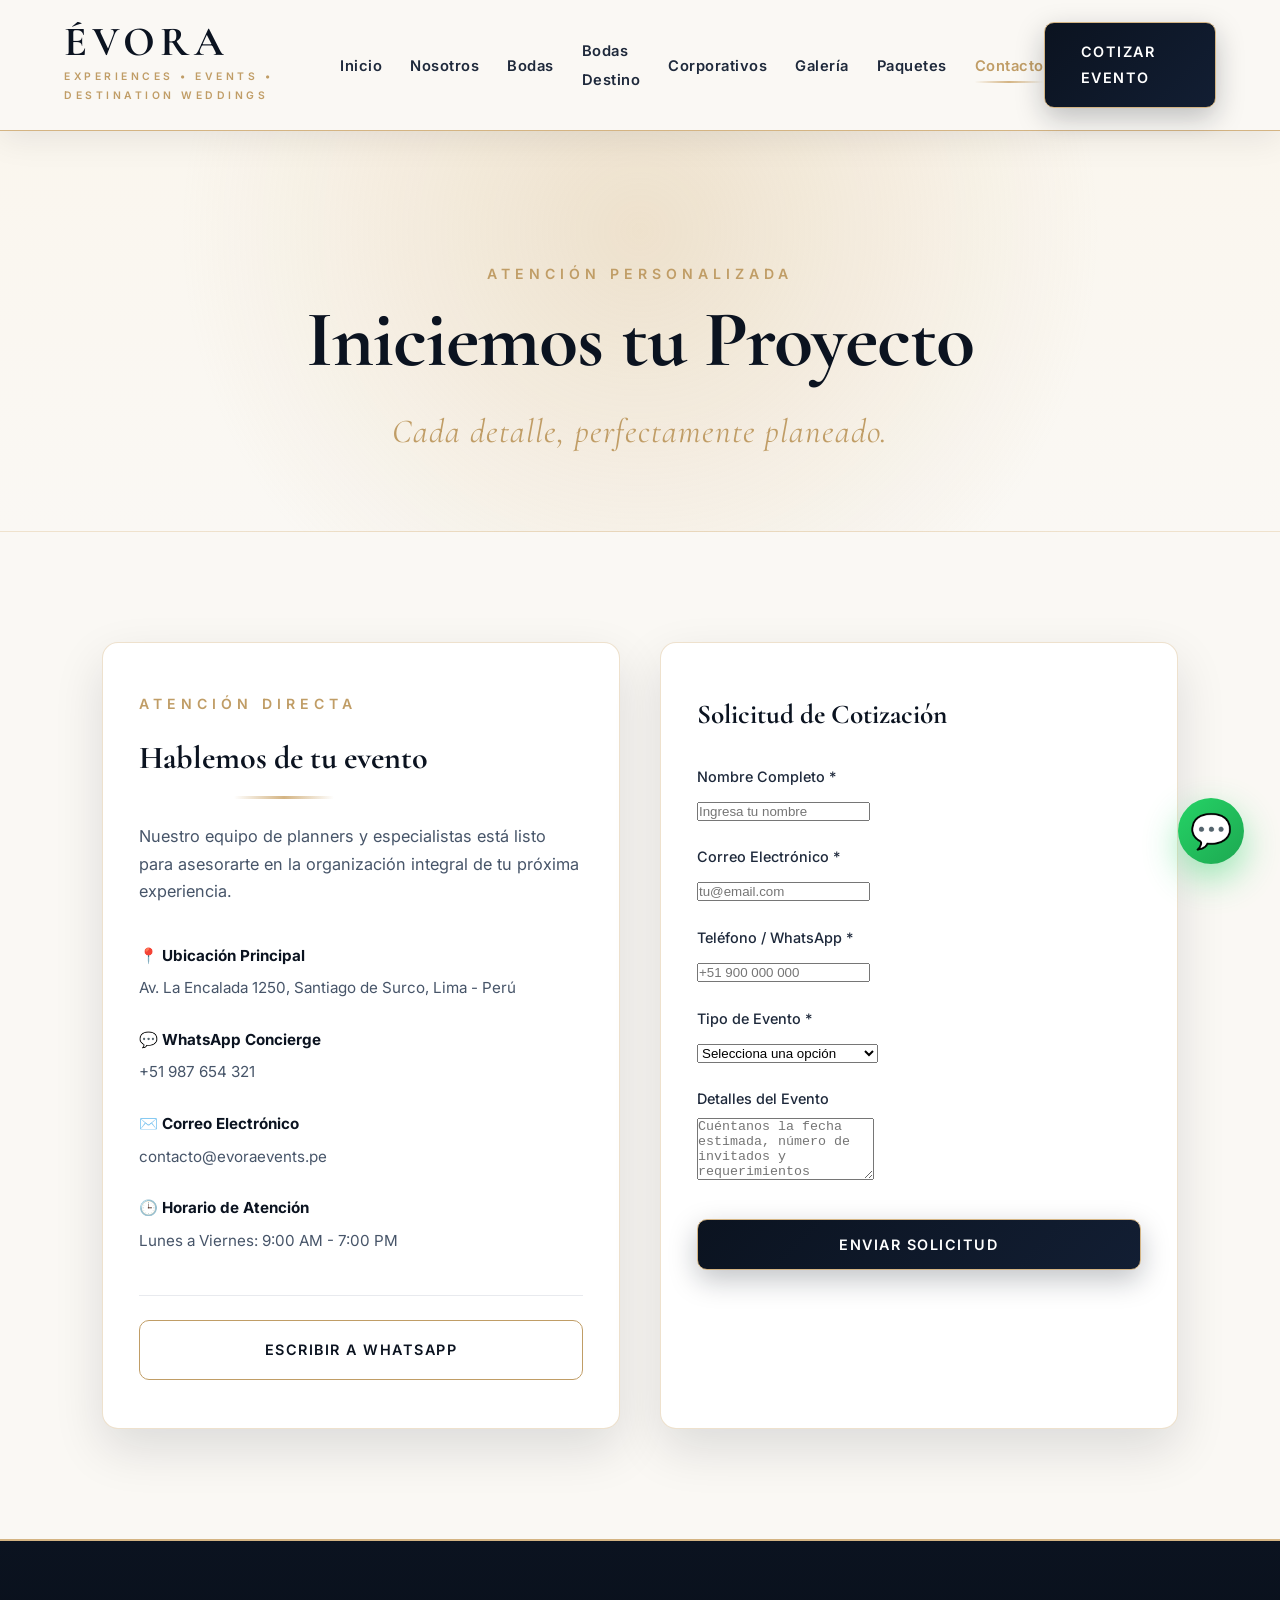
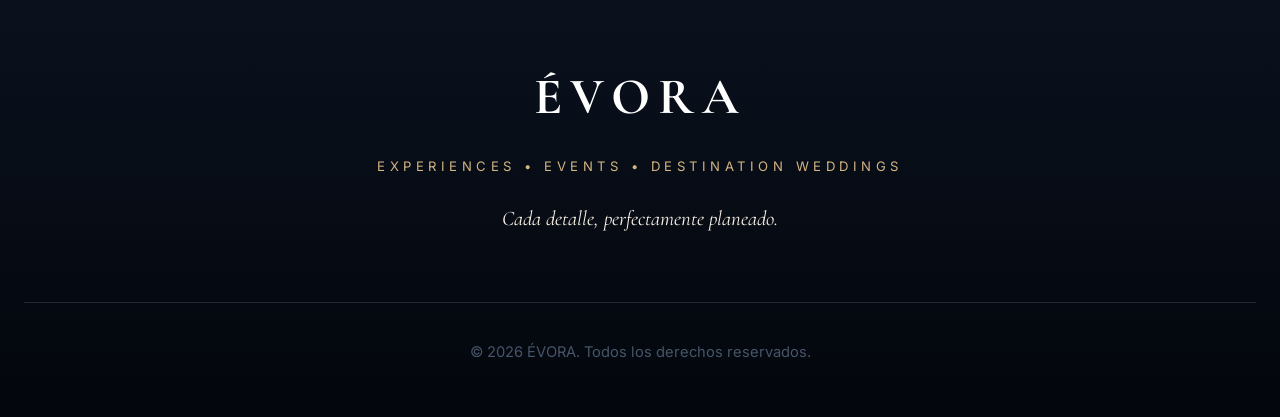
<file: web evora/contacto.html>
<!DOCTYPE html>
<html lang="es">
<head>
    <meta charset="UTF-8">
    <meta name="viewport" content="width=device-width, initial-scale=1.0">
    <title>Contacto | ÉVORA</title>

    <!-- Fuentes Oficiales -->
    <link rel="preconnect" href="https://fonts.googleapis.com">
    <link rel="preconnect" href="https://fonts.gstatic.com" crossorigin>
    <link href="https://fonts.googleapis.com/css2?family=Cormorant+Garamond:ital,wght@0,600;0,700;1,400&family=Inter:wght@400;500;600&display=swap" rel="stylesheet">

    <link rel="stylesheet" href="css/estilos.css">
</head>
<body>

    <!-- ====================== NAVBAR ====================== -->
    <header class="navbar">
        <div class="logo-contenedor">
            <span class="logo-texto">ÉVORA</span>
            <span class="logo-subtexto">EXPERIENCES • EVENTS • DESTINATION WEDDINGS</span>
        </div>

        <nav class="menu-navegacion" aria-label="Navegación principal">
            <ul>
                <li><a href="index.html" class="enlace-menu">Inicio</a></li>
                <li><a href="nosotros.html" class="enlace-menu">Nosotros</a></li>
                <li><a href="bodas.html" class="enlace-menu">Bodas</a></li>
                <li><a href="bodas-destino.html" class="enlace-menu">Bodas Destino</a></li>
                <li><a href="eventos-corporativos.html" class="enlace-menu">Corporativos</a></li>
                <li><a href="galeria.html" class="enlace-menu">Galería</a></li>
                <li><a href="paquetes.html" class="enlace-menu">Paquetes</a></li>
                <li><a href="contacto.html" class="enlace-menu activo">Contacto</a></li>
            </ul>
        </nav>

        <a href="contacto.html" class="boton-primario">Cotizar Evento</a>
    </header>

    <!-- ====================== HERO ====================== -->
    <section class="seccion-hero" style="padding-bottom: 40px;">
        <div class="contenido-hero">
            <span class="etiqueta-subtitulo">Atención Personalizada</span>
            <h1 class="titulo-hero">Iniciemos tu Proyecto</h1>
            <p class="eslogan-hero">Cada detalle, perfectamente planeado.</p>
        </div>
    </section>

    <!-- ====================== CONTACTO + FORMULARIO ====================== -->
    <section class="seccion-bloque">
        <div class="grid-tarjetas" style="grid-template-columns: repeat(auto-fit, minmax(340px, 1fr)); gap: 40px;">

            <!-- INFORMACIÓN DE CONTACTO -->
            <article class="tarjeta-caracteristica" style="display: flex; flex-direction: column; justify-content: space-between;">
                <div>
                    <span class="etiqueta-subtitulo">Atención Directa</span>
                    <h2 class="titulo-seccion" style="margin: 12px 0 24px; font-size: 2rem;">Hablemos de tu evento</h2>
                    <p style="color: var(--color-slate); margin-bottom: 36px; line-height: 1.7;">
                        Nuestro equipo de planners y especialistas está listo para asesorarte en la organización integral de tu próxima experiencia.
                    </p>

                    <div style="display: flex; flex-direction: column; gap: 24px;">
                        <div>
                            <strong style="color: var(--color-midnight); display: block; font-size: 0.95rem; margin-bottom: 4px;">📍 Ubicación Principal</strong>
                            <span style="color: var(--color-slate); font-size: 0.95rem;">Av. La Encalada 1250, Santiago de Surco, Lima - Perú</span>
                        </div>

                        <div>
                            <strong style="color: var(--color-midnight); display: block; font-size: 0.95rem; margin-bottom: 4px;">💬 WhatsApp Concierge</strong>
                            <span style="color: var(--color-slate); font-size: 0.95rem;">+51 987 654 321</span>
                        </div>

                        <div>
                            <strong style="color: var(--color-midnight); display: block; font-size: 0.95rem; margin-bottom: 4px;">✉️ Correo Electrónico</strong>
                            <span style="color: var(--color-slate); font-size: 0.95rem;">contacto@evoraevents.pe</span>
                        </div>

                        <div>
                            <strong style="color: var(--color-midnight); display: block; font-size: 0.95rem; margin-bottom: 4px;">🕒 Horario de Atención</strong>
                            <span style="color: var(--color-slate); font-size: 0.95rem;">Lunes a Viernes: 9:00 AM - 7:00 PM</span>
                        </div>
                    </div>
                </div>

                <div style="margin-top: 40px; padding-top: 24px; border-top: 1px solid rgba(100, 116, 139, 0.15);">
                    <a href="https://wa.me/51987654321" target="_blank" rel="noopener noreferrer" class="boton-secundario" style="width: 100%; text-align: center;">
                        Escribir a WhatsApp
                    </a>
                </div>
            </article>

            <!-- FORMULARIO -->
            <article class="tarjeta-caracteristica">
                <h3 style="font-family: var(--font-display); font-size: 1.7rem; margin-bottom: 24px; color: var(--color-midnight);">
                    Solicitud de Cotización
                </h3>

                <form onsubmit="event.preventDefault(); alert('¡Gracias por comunicarte con ÉVORA! Un asesor se pondrá en contacto contigo muy pronto.');" 
                      style="display: flex; flex-direction: column; gap: 20px;">

                    <div>
                        <label for="nombre-contacto" style="display: block; margin-bottom: 6px; font-weight: 500; font-size: 0.9rem;">Nombre Completo *</label>
                        <input type="text" id="nombre-contacto" required placeholder="Ingresa tu nombre">
                    </div>

                    <div>
                        <label for="email-contacto" style="display: block; margin-bottom: 6px; font-weight: 500; font-size: 0.9rem;">Correo Electrónico *</label>
                        <input type="email" id="email-contacto" required placeholder="tu@email.com">
                    </div>

                    <div>
                        <label for="tel-contacto" style="display: block; margin-bottom: 6px; font-weight: 500; font-size: 0.9rem;">Teléfono / WhatsApp *</label>
                        <input type="tel" id="tel-contacto" required placeholder="+51 900 000 000">
                    </div>

                    <div>
                        <label for="tipo-evento" style="display: block; margin-bottom: 6px; font-weight: 500; font-size: 0.9rem;">Tipo de Evento *</label>
                        <select id="tipo-evento" required>
                            <option value="">Selecciona una opción</option>
                            <option value="boda">Boda</option>
                            <option value="boda-destino">Boda de Destino</option>
                            <option value="corporativo">Evento Corporativo</option>
                            <option value="ocasion">Ocasión Especial</option>
                            <option value="rsvp">Solo Servicio RSVP Digital</option>
                        </select>
                    </div>

                    <div>
                        <label for="detalles-evento" style="display: block; margin-bottom: 6px; font-weight: 500; font-size: 0.9rem;">Detalles del Evento</label>
                        <textarea id="detalles-evento" rows="4" placeholder="Cuéntanos la fecha estimada, número de invitados y requerimientos especiales..."></textarea>
                    </div>

                    <button type="submit" class="boton-primario" style="width: 100%; text-align: center; margin-top: 10px;">
                        Enviar Solicitud
                    </button>
                </form>
            </article>

        </div>
    </section>

    <!-- ====================== FOOTER ====================== -->
    <footer class="piedepagina-evora">
        <div class="contenido-footer">
            <div class="bloque-marca">
                <h2>ÉVORA</h2>
                <p class="descriptor-footer">EXPERIENCES • EVENTS • DESTINATION WEDDINGS</p>
                <p class="eslogan-footer">Cada detalle, perfectamente planeado.</p>
            </div>
            <div class="bloque-derechos">
                <p>© 2026 ÉVORA. Todos los derechos reservados.</p>
            </div>
        </div>
    </footer>

    <!-- Botón WhatsApp -->
    <a href="https://wa.me/51987654321" 
       class="btn-whatsapp-flotante" 
       target="_blank" 
       rel="noopener noreferrer" 
       aria-label="Contactar por WhatsApp">
       💬
    </a>

</body>
</html>
</file>
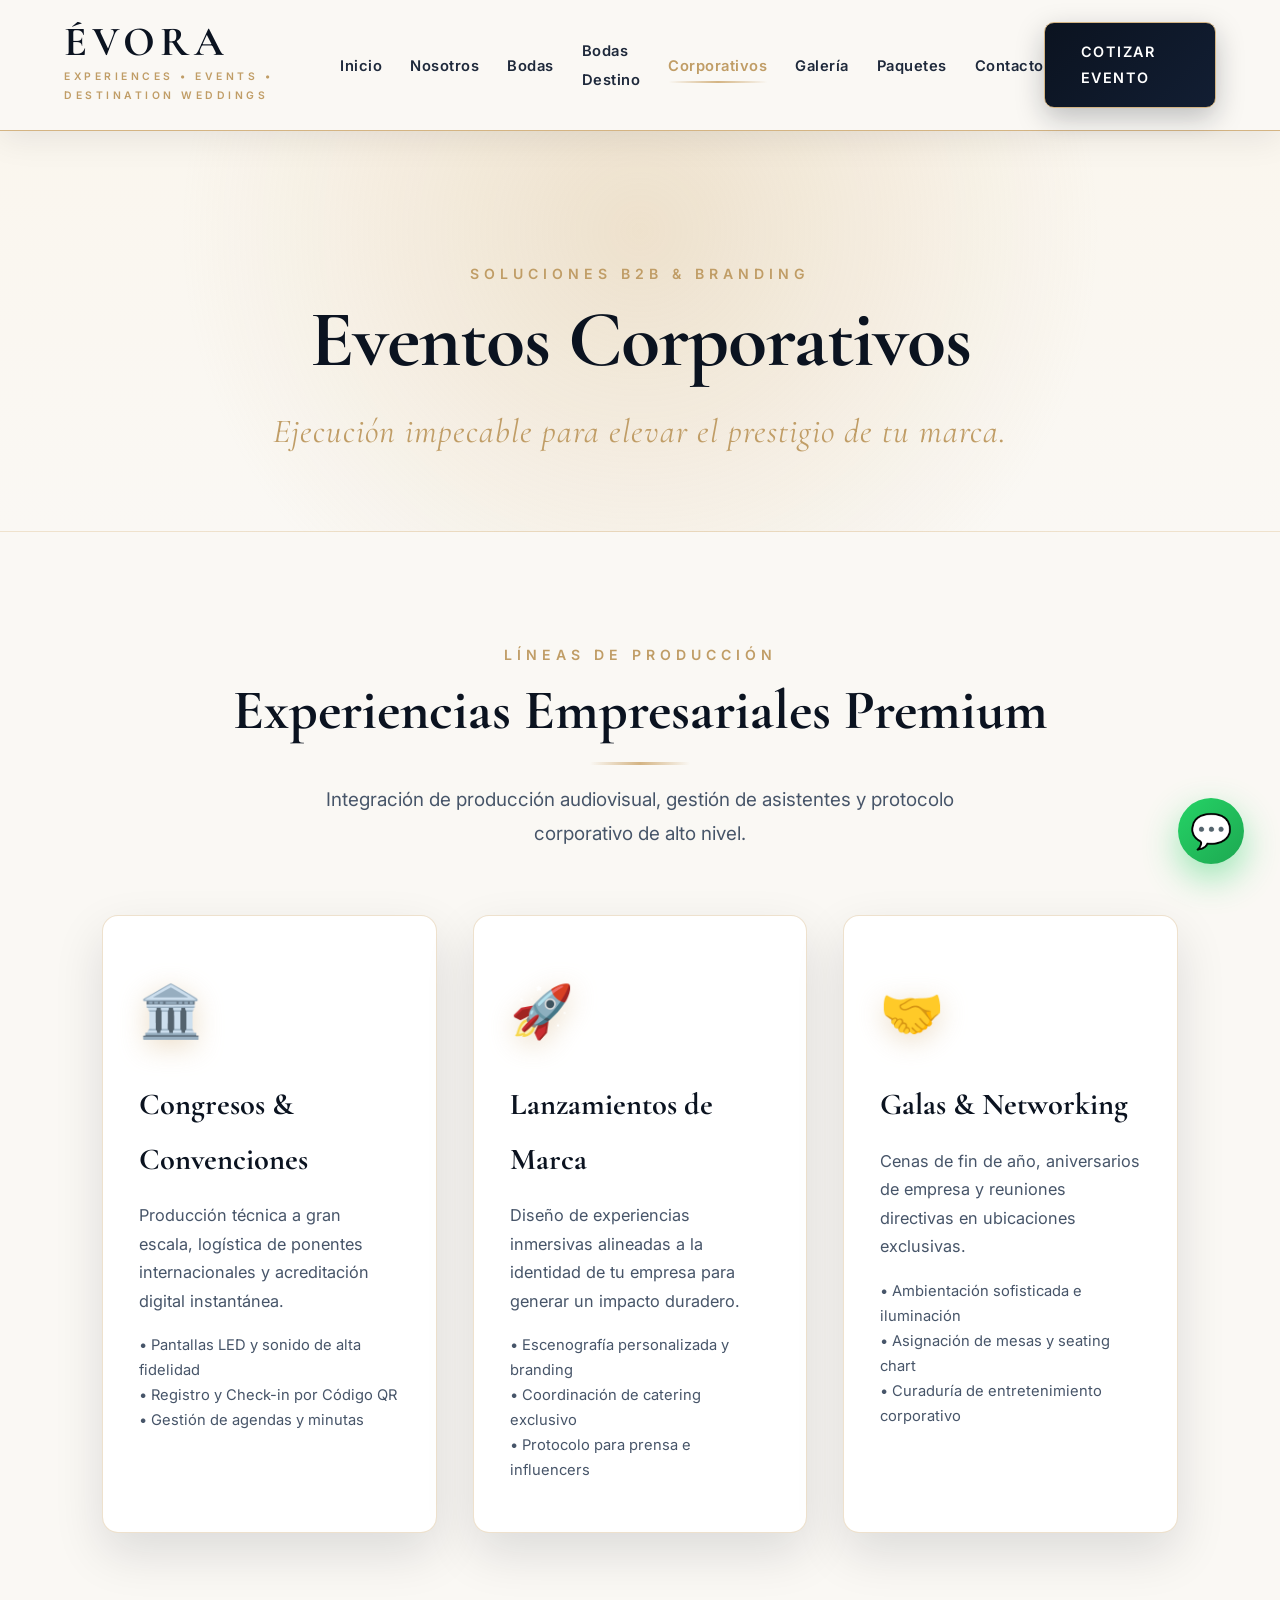
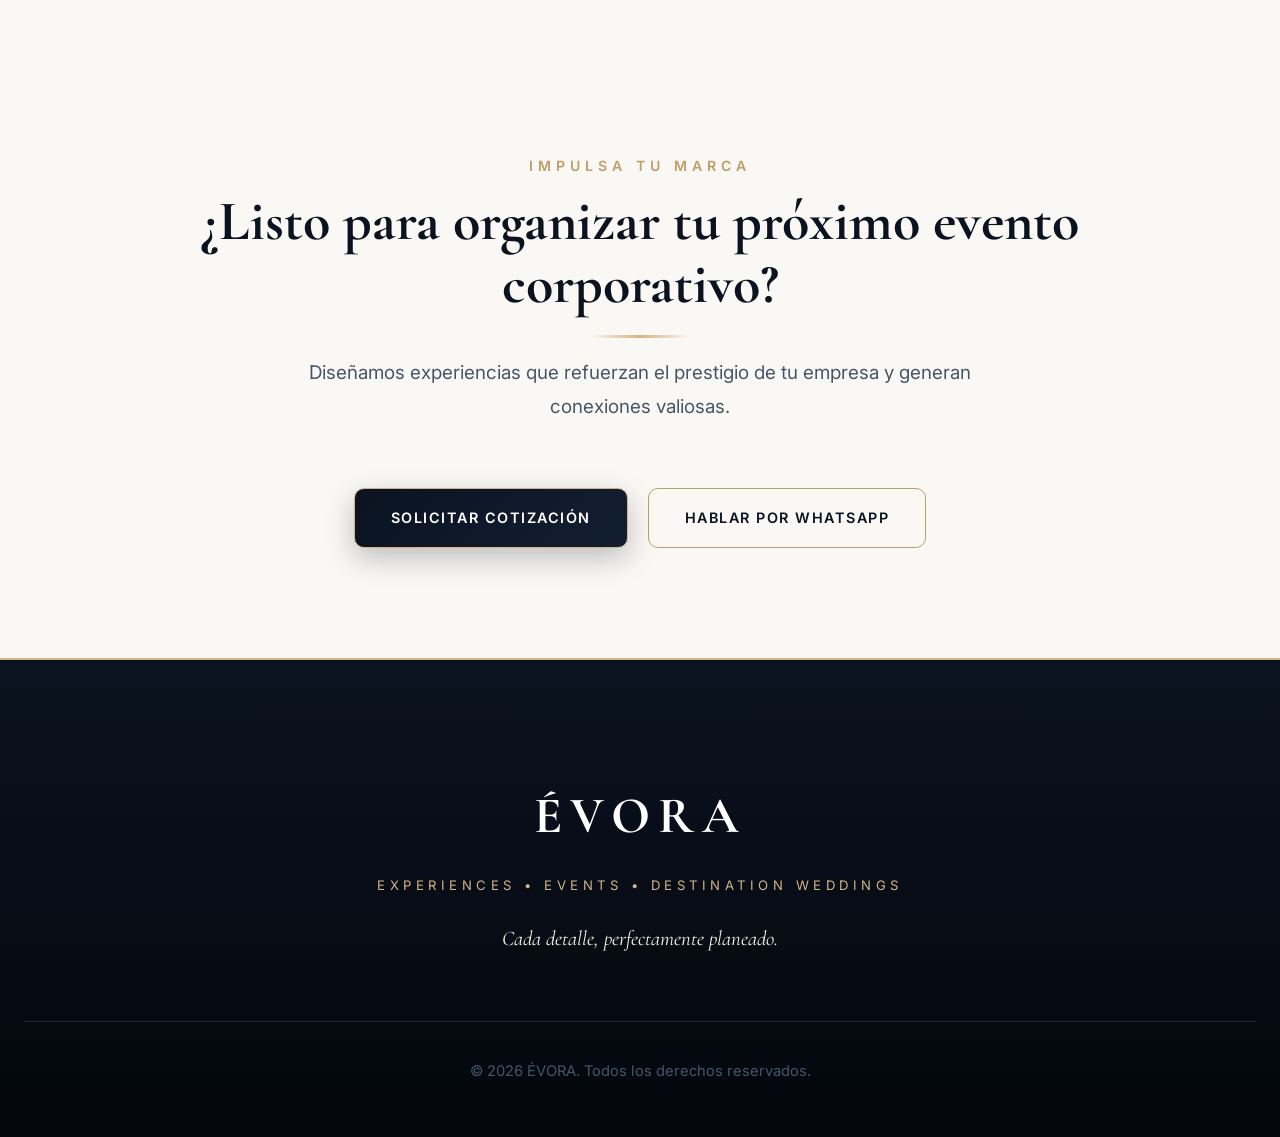
<file: web evora/eventos-corporativos.html>
<!DOCTYPE html>
<html lang="es">
<head>
    <meta charset="UTF-8">
    <meta name="viewport" content="width=device-width, initial-scale=1.0">
    <title>Eventos Corporativos | ÉVORA</title>

    <!-- Fuentes Oficiales -->
    <link rel="preconnect" href="https://fonts.googleapis.com">
    <link rel="preconnect" href="https://fonts.gstatic.com" crossorigin>
    <link href="https://fonts.googleapis.com/css2?family=Cormorant+Garamond:ital,wght@0,600;0,700;1,400&family=Inter:wght@400;500;600&display=swap" rel="stylesheet">

    <link rel="stylesheet" href="css/estilos.css">
</head>
<body>

    <!-- ====================== NAVBAR ====================== -->
    <header class="navbar">
        <div class="logo-contenedor">
            <span class="logo-texto">ÉVORA</span>
            <span class="logo-subtexto">EXPERIENCES • EVENTS • DESTINATION WEDDINGS</span>
        </div>

        <nav class="menu-navegacion" aria-label="Navegación principal">
            <ul>
                <li><a href="index.html" class="enlace-menu">Inicio</a></li>
                <li><a href="nosotros.html" class="enlace-menu">Nosotros</a></li>
                <li><a href="bodas.html" class="enlace-menu">Bodas</a></li>
                <li><a href="bodas-destino.html" class="enlace-menu">Bodas Destino</a></li>
                <li><a href="eventos-corporativos.html" class="enlace-menu activo">Corporativos</a></li>
                <li><a href="galeria.html" class="enlace-menu">Galería</a></li>
                <li><a href="paquetes.html" class="enlace-menu">Paquetes</a></li>
                <li><a href="contacto.html" class="enlace-menu">Contacto</a></li>
            </ul>
        </nav>

        <a href="contacto.html" class="boton-primario">Cotizar Evento</a>
    </header>

    <!-- ====================== HERO ====================== -->
    <section class="seccion-hero" style="padding-bottom: 40px;">
        <div class="contenido-hero">
            <span class="etiqueta-subtitulo">Soluciones B2B & Branding</span>
            <h1 class="titulo-hero">Eventos Corporativos</h1>
            <p class="eslogan-hero">Ejecución impecable para elevar el prestigio de tu marca.</p>
        </div>
    </section>

    <!-- ====================== SERVICIOS CORPORATIVOS ====================== -->
    <section class="seccion-bloque">
        <div class="encabezado-seccion">
            <span class="etiqueta-subtitulo">Líneas de Producción</span>
            <h2 class="titulo-seccion">Experiencias Empresariales Premium</h2>
            <p class="bajada-seccion">
                Integración de producción audiovisual, gestión de asistentes y protocolo corporativo de alto nivel.
            </p>
        </div>

        <div class="grid-tarjetas">

            <article class="tarjeta-caracteristica">
                <div class="icono-tarjeta">🏛️</div>
                <h3>Congresos & Convenciones</h3>
                <p style="margin-bottom: 18px;">
                    Producción técnica a gran escala, logística de ponentes internacionales y acreditación digital instantánea.
                </p>
                <ul style="list-style: none; color: var(--color-slate); font-size: 0.92rem; line-height: 1.7;">
                    <li>• Pantallas LED y sonido de alta fidelidad</li>
                    <li>• Registro y Check-in por Código QR</li>
                    <li>• Gestión de agendas y minutas</li>
                </ul>
            </article>

            <article class="tarjeta-caracteristica">
                <div class="icono-tarjeta">🚀</div>
                <h3>Lanzamientos de Marca</h3>
                <p style="margin-bottom: 18px;">
                    Diseño de experiencias inmersivas alineadas a la identidad de tu empresa para generar un impacto duradero.
                </p>
                <ul style="list-style: none; color: var(--color-slate); font-size: 0.92rem; line-height: 1.7;">
                    <li>• Escenografía personalizada y branding</li>
                    <li>• Coordinación de catering exclusivo</li>
                    <li>• Protocolo para prensa e influencers</li>
                </ul>
            </article>

            <article class="tarjeta-caracteristica">
                <div class="icono-tarjeta">🤝</div>
                <h3>Galas & Networking</h3>
                <p style="margin-bottom: 18px;">
                    Cenas de fin de año, aniversarios de empresa y reuniones directivas en ubicaciones exclusivas.
                </p>
                <ul style="list-style: none; color: var(--color-slate); font-size: 0.92rem; line-height: 1.7;">
                    <li>• Ambientación sofisticada e iluminación</li>
                    <li>• Asignación de mesas y seating chart</li>
                    <li>• Curaduría de entretenimiento corporativo</li>
                </ul>
            </article>

        </div>
    </section>

    <!-- ====================== CTA FINAL ====================== -->
    <section class="seccion-bloque" style="text-align: center;">
        <div class="encabezado-seccion">
            <span class="etiqueta-subtitulo">Impulsa tu marca</span>
            <h2 class="titulo-seccion">¿Listo para organizar tu próximo evento corporativo?</h2>
            <p class="bajada-seccion">
                Diseñamos experiencias que refuerzan el prestigio de tu empresa y generan conexiones valiosas.
            </p>
        </div>
        <div class="panel-acciones">
            <a href="contacto.html" class="boton-primario">Solicitar Cotización</a>
            <a href="https://wa.me/51987654321" class="boton-secundario" target="_blank">Hablar por WhatsApp</a>
        </div>
    </section>

    <!-- ====================== FOOTER ====================== -->
    <footer class="piedepagina-evora">
        <div class="contenido-footer">
            <div class="bloque-marca">
                <h2>ÉVORA</h2>
                <p class="descriptor-footer">EXPERIENCES • EVENTS • DESTINATION WEDDINGS</p>
                <p class="eslogan-footer">Cada detalle, perfectamente planeado.</p>
            </div>
            <div class="bloque-derechos">
                <p>© 2026 ÉVORA. Todos los derechos reservados.</p>
            </div>
        </div>
    </footer>

    <!-- Botón WhatsApp -->
    <a href="https://wa.me/51987654321" 
       class="btn-whatsapp-flotante" 
       target="_blank" 
       rel="noopener noreferrer" 
       aria-label="Contactar por WhatsApp">
       💬
    </a>

</body>
</html>
</file>
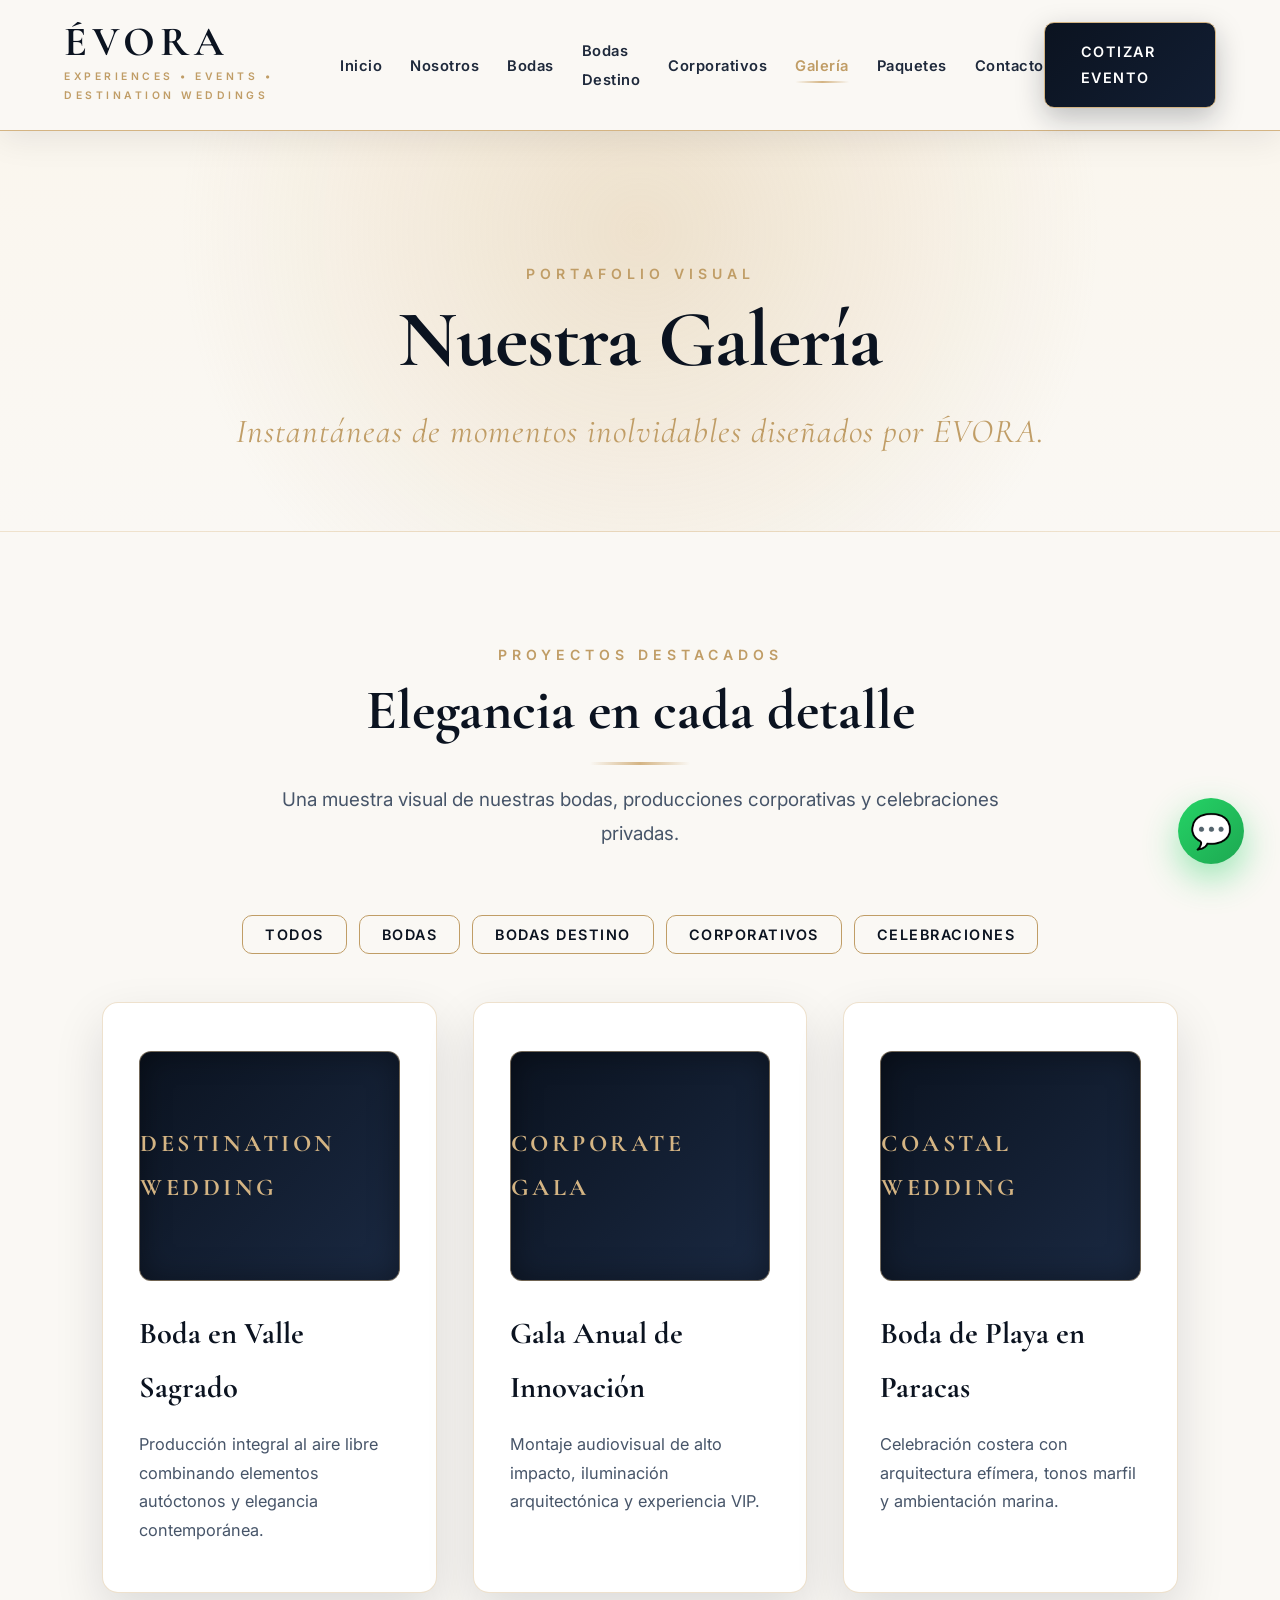
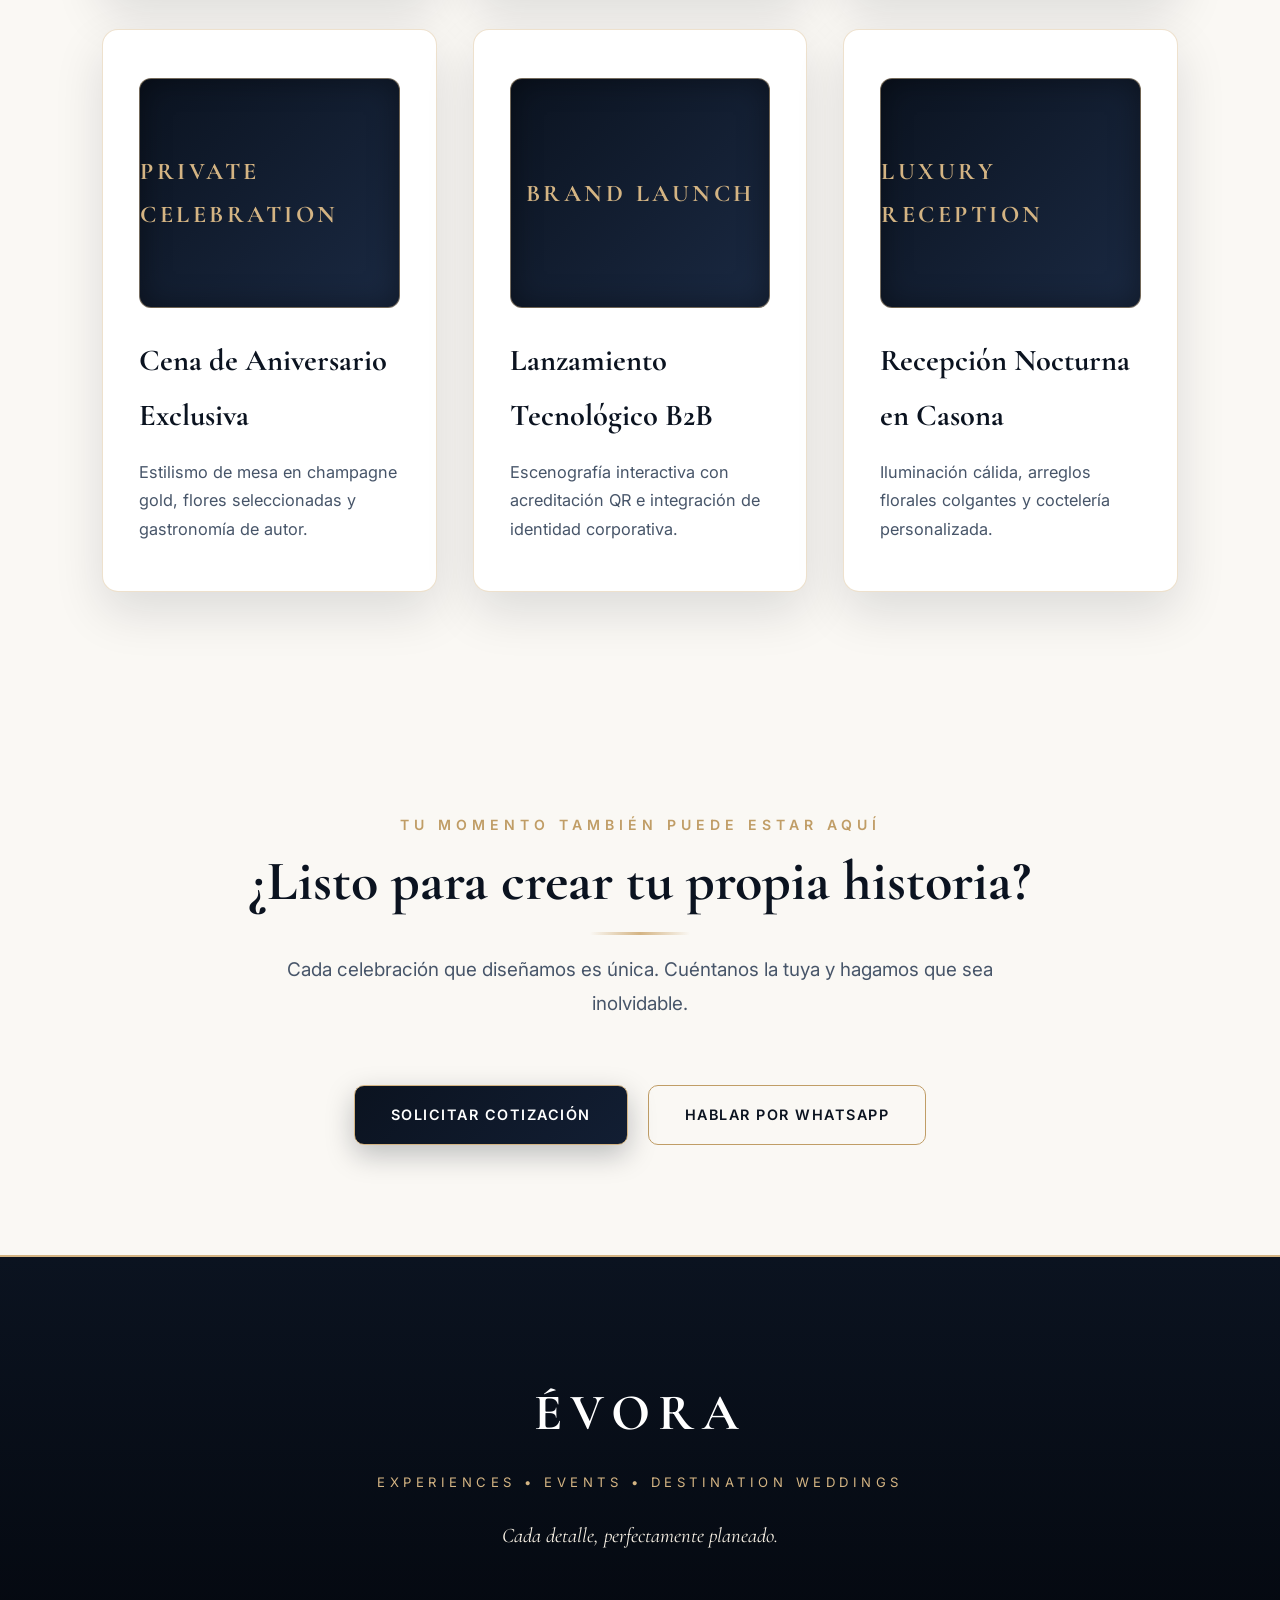
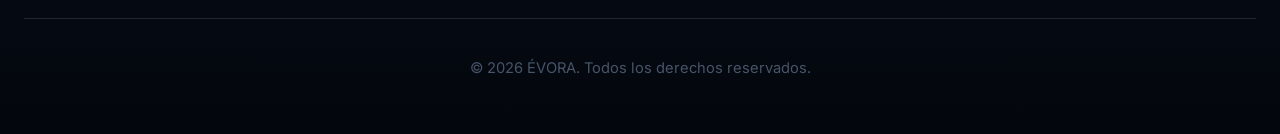
<file: web evora/galeria.html>
<!DOCTYPE html>
<html lang="es">
<head>
    <meta charset="UTF-8">
    <meta name="viewport" content="width=device-width, initial-scale=1.0">
    <title>Galería | ÉVORA</title>

    <!-- Fuentes Oficiales -->
    <link rel="preconnect" href="https://fonts.googleapis.com">
    <link rel="preconnect" href="https://fonts.gstatic.com" crossorigin>
    <link href="https://fonts.googleapis.com/css2?family=Cormorant+Garamond:ital,wght@0,600;0,700;1,400&family=Inter:wght@400;500;600&display=swap" rel="stylesheet">

    <link rel="stylesheet" href="css/estilos.css">
</head>
<body>

    <!-- ====================== NAVBAR ====================== -->
    <header class="navbar">
        <div class="logo-contenedor">
            <span class="logo-texto">ÉVORA</span>
            <span class="logo-subtexto">EXPERIENCES • EVENTS • DESTINATION WEDDINGS</span>
        </div>

        <nav class="menu-navegacion" aria-label="Navegación principal">
            <ul>
                <li><a href="index.html" class="enlace-menu">Inicio</a></li>
                <li><a href="nosotros.html" class="enlace-menu">Nosotros</a></li>
                <li><a href="bodas.html" class="enlace-menu">Bodas</a></li>
                <li><a href="bodas-destino.html" class="enlace-menu">Bodas Destino</a></li>
                <li><a href="eventos-corporativos.html" class="enlace-menu">Corporativos</a></li>
                <li><a href="galeria.html" class="enlace-menu activo">Galería</a></li>
                <li><a href="paquetes.html" class="enlace-menu">Paquetes</a></li>
                <li><a href="contacto.html" class="enlace-menu">Contacto</a></li>
            </ul>
        </nav>

        <a href="contacto.html" class="boton-primario">Cotizar Evento</a>
    </header>

    <!-- ====================== HERO ====================== -->
    <section class="seccion-hero" style="padding-bottom: 40px;">
        <div class="contenido-hero">
            <span class="etiqueta-subtitulo">Portafolio Visual</span>
            <h1 class="titulo-hero">Nuestra Galería</h1>
            <p class="eslogan-hero">Instantáneas de momentos inolvidables diseñados por ÉVORA.</p>
        </div>
    </section>

    <!-- ====================== GALERÍA ====================== -->
    <section class="seccion-bloque">
        <div class="encabezado-seccion">
            <span class="etiqueta-subtitulo">Proyectos Destacados</span>
            <h2 class="titulo-seccion">Elegancia en cada detalle</h2>
            <p class="bajada-seccion">
                Una muestra visual de nuestras bodas, producciones corporativas y celebraciones privadas.
            </p>
        </div>

        <!-- Filtros (preparados para futuro JS) -->
        <div style="display: flex; justify-content: center; gap: 12px; flex-wrap: wrap; margin-bottom: 48px;">
            <button class="boton-secundario" style="padding: 10px 22px; font-size: 0.9rem;">Todos</button>
            <button class="boton-secundario" style="padding: 10px 22px; font-size: 0.9rem;">Bodas</button>
            <button class="boton-secundario" style="padding: 10px 22px; font-size: 0.9rem;">Bodas Destino</button>
            <button class="boton-secundario" style="padding: 10px 22px; font-size: 0.9rem;">Corporativos</button>
            <button class="boton-secundario" style="padding: 10px 22px; font-size: 0.9rem;">Celebraciones</button>
        </div>

        <div class="grid-tarjetas">

            <article class="tarjeta-servicio">
                <div class="imagen-tarjeta">
                    <span class="etiqueta-imagen">Destination Wedding</span>
                </div>
                <div class="cuerpo-tarjeta">
                    <h3>Boda en Valle Sagrado</h3>
                    <p>Producción integral al aire libre combinando elementos autóctonos y elegancia contemporánea.</p>
                </div>
            </article>

            <article class="tarjeta-servicio">
                <div class="imagen-tarjeta">
                    <span class="etiqueta-imagen">Corporate Gala</span>
                </div>
                <div class="cuerpo-tarjeta">
                    <h3>Gala Anual de Innovación</h3>
                    <p>Montaje audiovisual de alto impacto, iluminación arquitectónica y experiencia VIP.</p>
                </div>
            </article>

            <article class="tarjeta-servicio">
                <div class="imagen-tarjeta">
                    <span class="etiqueta-imagen">Coastal Wedding</span>
                </div>
                <div class="cuerpo-tarjeta">
                    <h3>Boda de Playa en Paracas</h3>
                    <p>Celebración costera con arquitectura efímera, tonos marfil y ambientación marina.</p>
                </div>
            </article>

            <article class="tarjeta-servicio">
                <div class="imagen-tarjeta">
                    <span class="etiqueta-imagen">Private Celebration</span>
                </div>
                <div class="cuerpo-tarjeta">
                    <h3>Cena de Aniversario Exclusiva</h3>
                    <p>Estilismo de mesa en champagne gold, flores seleccionadas y gastronomía de autor.</p>
                </div>
            </article>

            <article class="tarjeta-servicio">
                <div class="imagen-tarjeta">
                    <span class="etiqueta-imagen">Brand Launch</span>
                </div>
                <div class="cuerpo-tarjeta">
                    <h3>Lanzamiento Tecnológico B2B</h3>
                    <p>Escenografía interactiva con acreditación QR e integración de identidad corporativa.</p>
                </div>
            </article>

            <article class="tarjeta-servicio">
                <div class="imagen-tarjeta">
                    <span class="etiqueta-imagen">Luxury Reception</span>
                </div>
                <div class="cuerpo-tarjeta">
                    <h3>Recepción Nocturna en Casona</h3>
                    <p>Iluminación cálida, arreglos florales colgantes y coctelería personalizada.</p>
                </div>
            </article>

        </div>
    </section>

    <!-- ====================== CTA FINAL ====================== -->
    <section class="seccion-bloque" style="text-align: center;">
        <div class="encabezado-seccion">
            <span class="etiqueta-subtitulo">Tu momento también puede estar aquí</span>
            <h2 class="titulo-seccion">¿Listo para crear tu propia historia?</h2>
            <p class="bajada-seccion">
                Cada celebración que diseñamos es única. Cuéntanos la tuya y hagamos que sea inolvidable.
            </p>
        </div>
        <div class="panel-acciones">
            <a href="contacto.html" class="boton-primario">Solicitar Cotización</a>
            <a href="https://wa.me/51987654321" class="boton-secundario" target="_blank">Hablar por WhatsApp</a>
        </div>
    </section>

    <!-- ====================== FOOTER ====================== -->
    <footer class="piedepagina-evora">
        <div class="contenido-footer">
            <div class="bloque-marca">
                <h2>ÉVORA</h2>
                <p class="descriptor-footer">EXPERIENCES • EVENTS • DESTINATION WEDDINGS</p>
                <p class="eslogan-footer">Cada detalle, perfectamente planeado.</p>
            </div>
            <div class="bloque-derechos">
                <p>© 2026 ÉVORA. Todos los derechos reservados.</p>
            </div>
        </div>
    </footer>

    <!-- Botón WhatsApp -->
    <a href="https://wa.me/51987654321" 
       class="btn-whatsapp-flotante" 
       target="_blank" 
       rel="noopener noreferrer" 
       aria-label="Contactar por WhatsApp">
       💬
    </a>

</body>
</html>
</file>
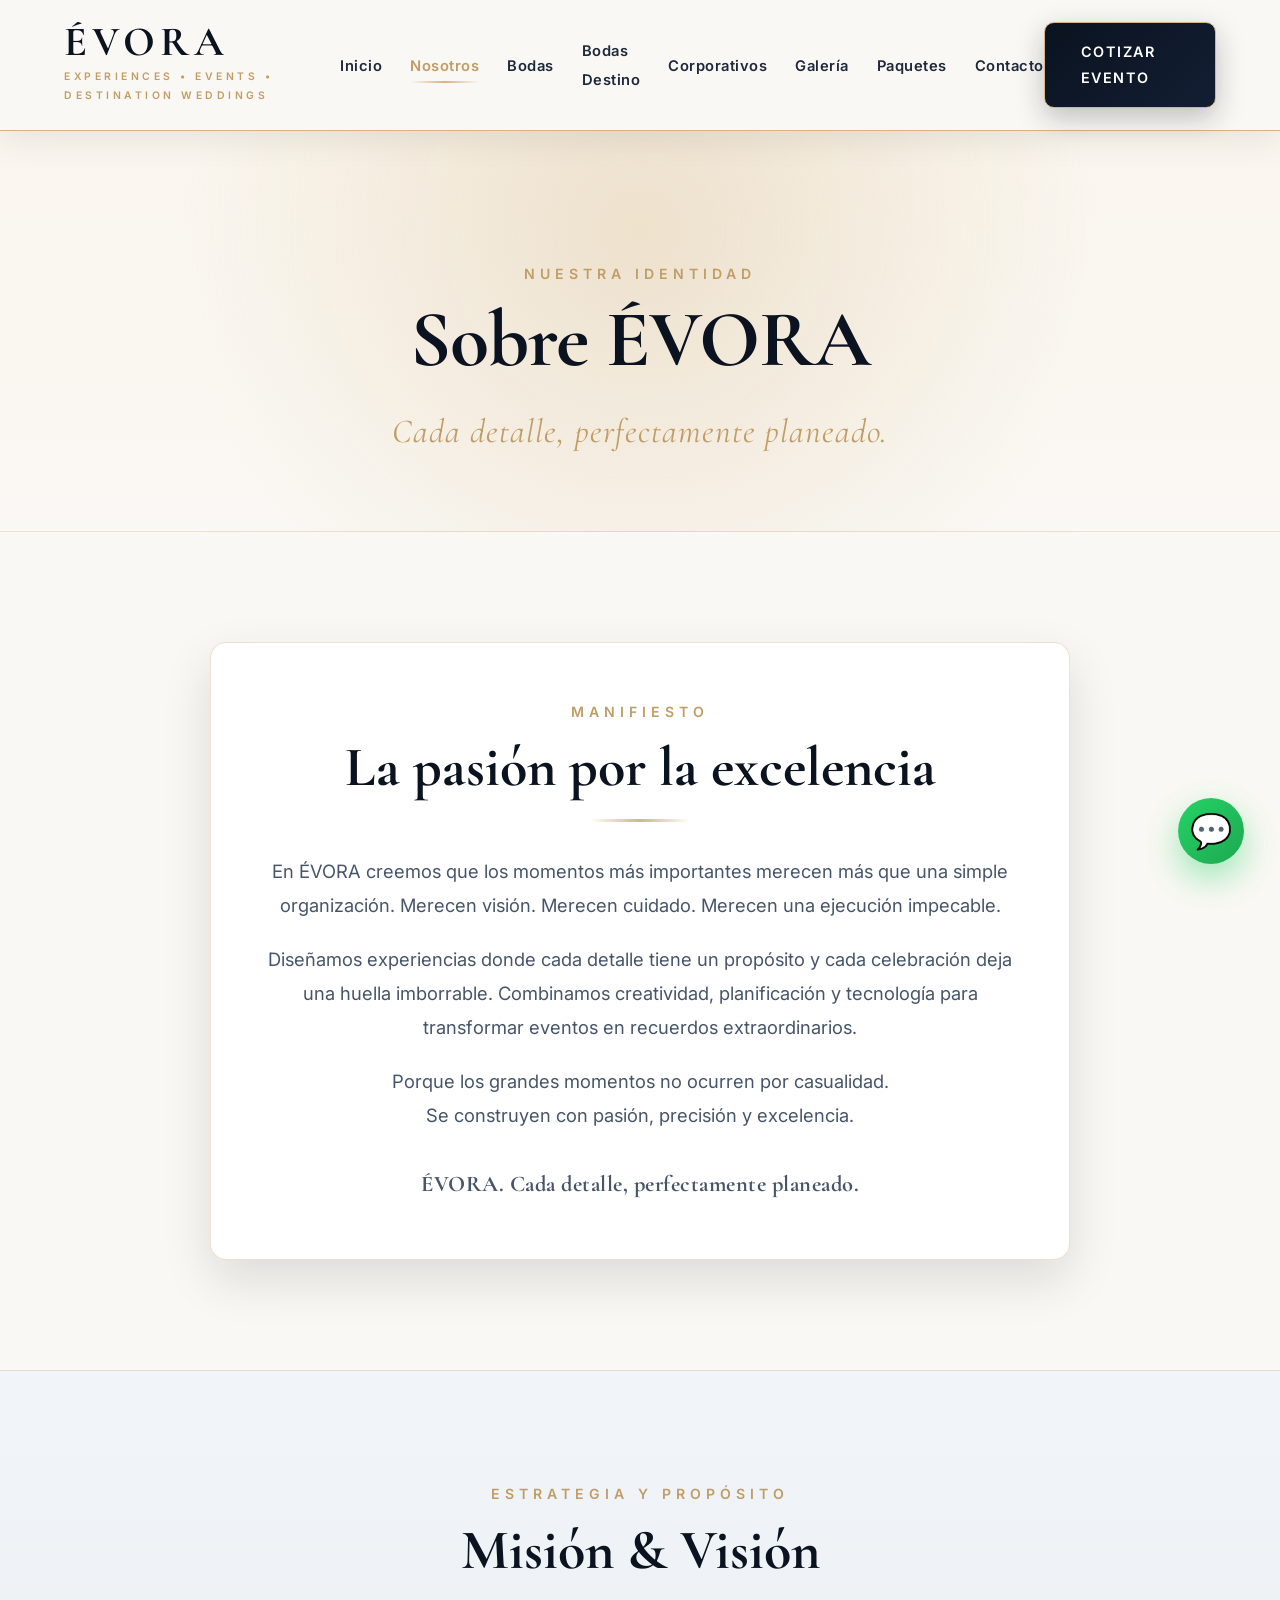
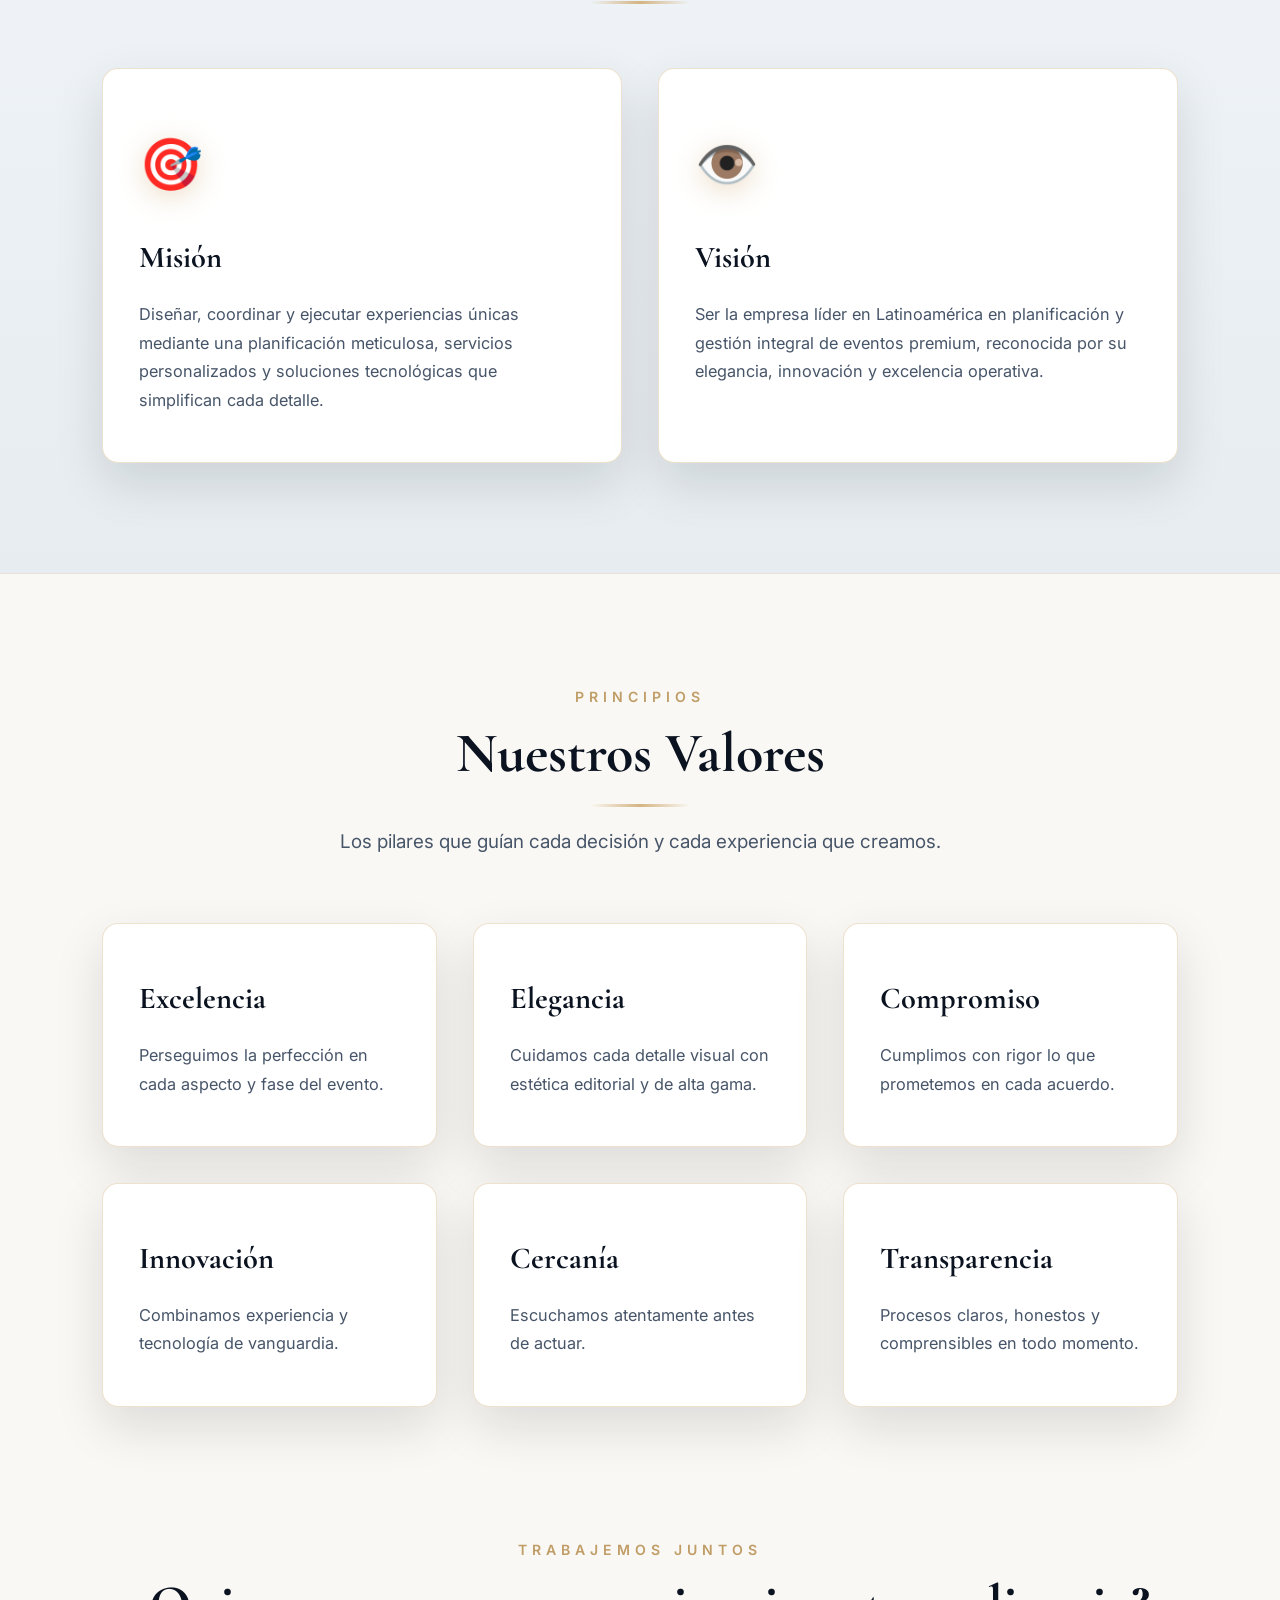
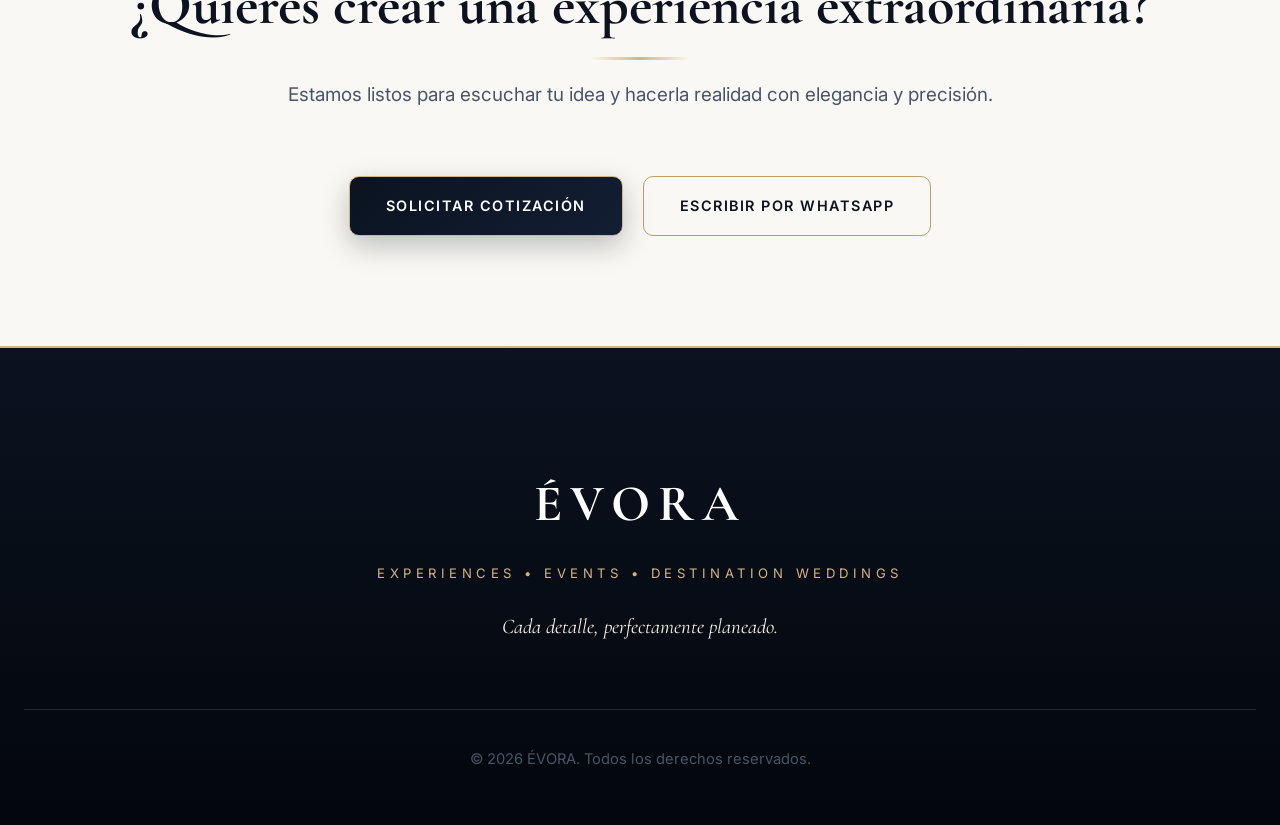
<file: web evora/nosotros.html>
<!DOCTYPE html>
<html lang="es">
<head>
    <meta charset="UTF-8">
    <meta name="viewport" content="width=device-width, initial-scale=1.0">
    <title>Nosotros | ÉVORA</title>

    <!-- Fuentes Oficiales -->
    <link rel="preconnect" href="https://fonts.googleapis.com">
    <link rel="preconnect" href="https://fonts.gstatic.com" crossorigin>
    <link href="https://fonts.googleapis.com/css2?family=Cormorant+Garamond:ital,wght@0,600;0,700;1,400&family=Inter:wght@400;500;600&display=swap" rel="stylesheet">

    <link rel="stylesheet" href="css/estilos.css">
</head>
<body>

    <!-- ====================== NAVBAR ====================== -->
    <header class="navbar">
        <div class="logo-contenedor">
            <span class="logo-texto">ÉVORA</span>
            <span class="logo-subtexto">EXPERIENCES • EVENTS • DESTINATION WEDDINGS</span>
        </div>

        <nav class="menu-navegacion" aria-label="Navegación principal">
            <ul>
                <li><a href="index.html" class="enlace-menu">Inicio</a></li>
                <li><a href="nosotros.html" class="enlace-menu activo">Nosotros</a></li>
                <li><a href="bodas.html" class="enlace-menu">Bodas</a></li>
                <li><a href="bodas-destino.html" class="enlace-menu">Bodas Destino</a></li>
                <li><a href="eventos-corporativos.html" class="enlace-menu">Corporativos</a></li>
                <li><a href="galeria.html" class="enlace-menu">Galería</a></li>
                <li><a href="paquetes.html" class="enlace-menu">Paquetes</a></li>
                <li><a href="contacto.html" class="enlace-menu">Contacto</a></li>
            </ul>
        </nav>

        <a href="contacto.html" class="boton-primario">Cotizar Evento</a>
    </header>

    <!-- ====================== HERO INTERNO ====================== -->
    <section class="seccion-hero" style="padding-bottom: 40px;">
        <div class="contenido-hero">
            <span class="etiqueta-subtitulo">Nuestra Identidad</span>
            <h1 class="titulo-hero">Sobre ÉVORA</h1>
            <p class="eslogan-hero">Cada detalle, perfectamente planeado.</p>
        </div>
    </section>

    <!-- ====================== MANIFIESTO ====================== -->
    <section class="seccion-bloque">
        <article class="tarjeta-caracteristica" style="max-width: 860px; margin: 0 auto; text-align: center; padding: 56px 48px;">
            <span class="etiqueta-subtitulo">Manifiesto</span>
            <h2 class="titulo-seccion" style="margin-bottom: 32px;">La pasión por la excelencia</h2>

            <p style="font-size: 1.15rem; color: var(--color-slate); margin-bottom: 20px; line-height: 1.85;">
                En ÉVORA creemos que los momentos más importantes merecen más que una simple organización.
                Merecen visión. Merecen cuidado. Merecen una ejecución impecable.
            </p>

            <p style="font-size: 1.15rem; color: var(--color-slate); margin-bottom: 20px; line-height: 1.85;">
                Diseñamos experiencias donde cada detalle tiene un propósito y cada celebración deja una huella imborrable.
                Combinamos creatividad, planificación y tecnología para transformar eventos en recuerdos extraordinarios.
            </p>

            <p style="font-size: 1.15rem; color: var(--color-slate); margin-bottom: 32px; line-height: 1.85;">
                Porque los grandes momentos no ocurren por casualidad.<br>
                Se construyen con pasión, precisión y excelencia.
            </p>

            <p style="font-family: var(--font-display); font-size: 1.4rem; font-weight: 700; color: var(--color-gold); letter-spacing: 0.5px;">
                ÉVORA. Cada detalle, perfectamente planeado.
            </p>
        </article>
    </section>

    <!-- ====================== MISIÓN Y VISIÓN ====================== -->
    <section class="seccion-bloque fondo-suave">
        <div class="encabezado-seccion">
            <span class="etiqueta-subtitulo">Estrategia y Propósito</span>
            <h2 class="titulo-seccion">Misión & Visión</h2>
        </div>

        <div class="grid-tarjetas">
            <article class="tarjeta-caracteristica">
                <div class="icono-tarjeta">🎯</div>
                <h3>Misión</h3>
                <p>Diseñar, coordinar y ejecutar experiencias únicas mediante una planificación meticulosa, servicios personalizados y soluciones tecnológicas que simplifican cada detalle.</p>
            </article>

            <article class="tarjeta-caracteristica">
                <div class="icono-tarjeta">👁️</div>
                <h3>Visión</h3>
                <p>Ser la empresa líder en Latinoamérica en planificación y gestión integral de eventos premium, reconocida por su elegancia, innovación y excelencia operativa.</p>
            </article>
        </div>
    </section>

    <!-- ====================== VALORES ====================== -->
    <section class="seccion-bloque">
        <div class="encabezado-seccion">
            <span class="etiqueta-subtitulo">Principios</span>
            <h2 class="titulo-seccion">Nuestros Valores</h2>
            <p class="bajada-seccion">Los pilares que guían cada decisión y cada experiencia que creamos.</p>
        </div>

        <div class="grid-tarjetas">
            <article class="tarjeta-caracteristica">
                <h3>Excelencia</h3>
                <p>Perseguimos la perfección en cada aspecto y fase del evento.</p>
            </article>

            <article class="tarjeta-caracteristica">
                <h3>Elegancia</h3>
                <p>Cuidamos cada detalle visual con estética editorial y de alta gama.</p>
            </article>

            <article class="tarjeta-caracteristica">
                <h3>Compromiso</h3>
                <p>Cumplimos con rigor lo que prometemos en cada acuerdo.</p>
            </article>

            <article class="tarjeta-caracteristica">
                <h3>Innovación</h3>
                <p>Combinamos experiencia y tecnología de vanguardia.</p>
            </article>

            <article class="tarjeta-caracteristica">
                <h3>Cercanía</h3>
                <p>Escuchamos atentamente antes de actuar.</p>
            </article>

            <article class="tarjeta-caracteristica">
                <h3>Transparencia</h3>
                <p>Procesos claros, honestos y comprensibles en todo momento.</p>
            </article>
        </div>
    </section>

    <!-- ====================== CTA FINAL ====================== -->
    <section class="seccion-bloque" style="text-align: center; padding-top: 20px;">
        <div class="encabezado-seccion">
            <span class="etiqueta-subtitulo">Trabajemos juntos</span>
            <h2 class="titulo-seccion">¿Quieres crear una experiencia extraordinaria?</h2>
            <p class="bajada-seccion">Estamos listos para escuchar tu idea y hacerla realidad con elegancia y precisión.</p>
        </div>
        <div class="panel-acciones">
            <a href="contacto.html" class="boton-primario">Solicitar Cotización</a>
            <a href="https://wa.me/51987654321" class="boton-secundario" target="_blank">Escribir por WhatsApp</a>
        </div>
    </section>

    <!-- ====================== FOOTER ====================== -->
    <footer class="piedepagina-evora">
        <div class="contenido-footer">
            <div class="bloque-marca">
                <h2>ÉVORA</h2>
                <p class="descriptor-footer">EXPERIENCES • EVENTS • DESTINATION WEDDINGS</p>
                <p class="eslogan-footer">Cada detalle, perfectamente planeado.</p>
            </div>
            <div class="bloque-derechos">
                <p>© 2026 ÉVORA. Todos los derechos reservados.</p>
            </div>
        </div>
    </footer>

    <!-- Botón WhatsApp -->
    <a href="https://wa.me/51987654321" 
       class="btn-whatsapp-flotante" 
       target="_blank" 
       rel="noopener noreferrer" 
       aria-label="Contactar por WhatsApp">
       💬
    </a>

</body>
</html>
</file>
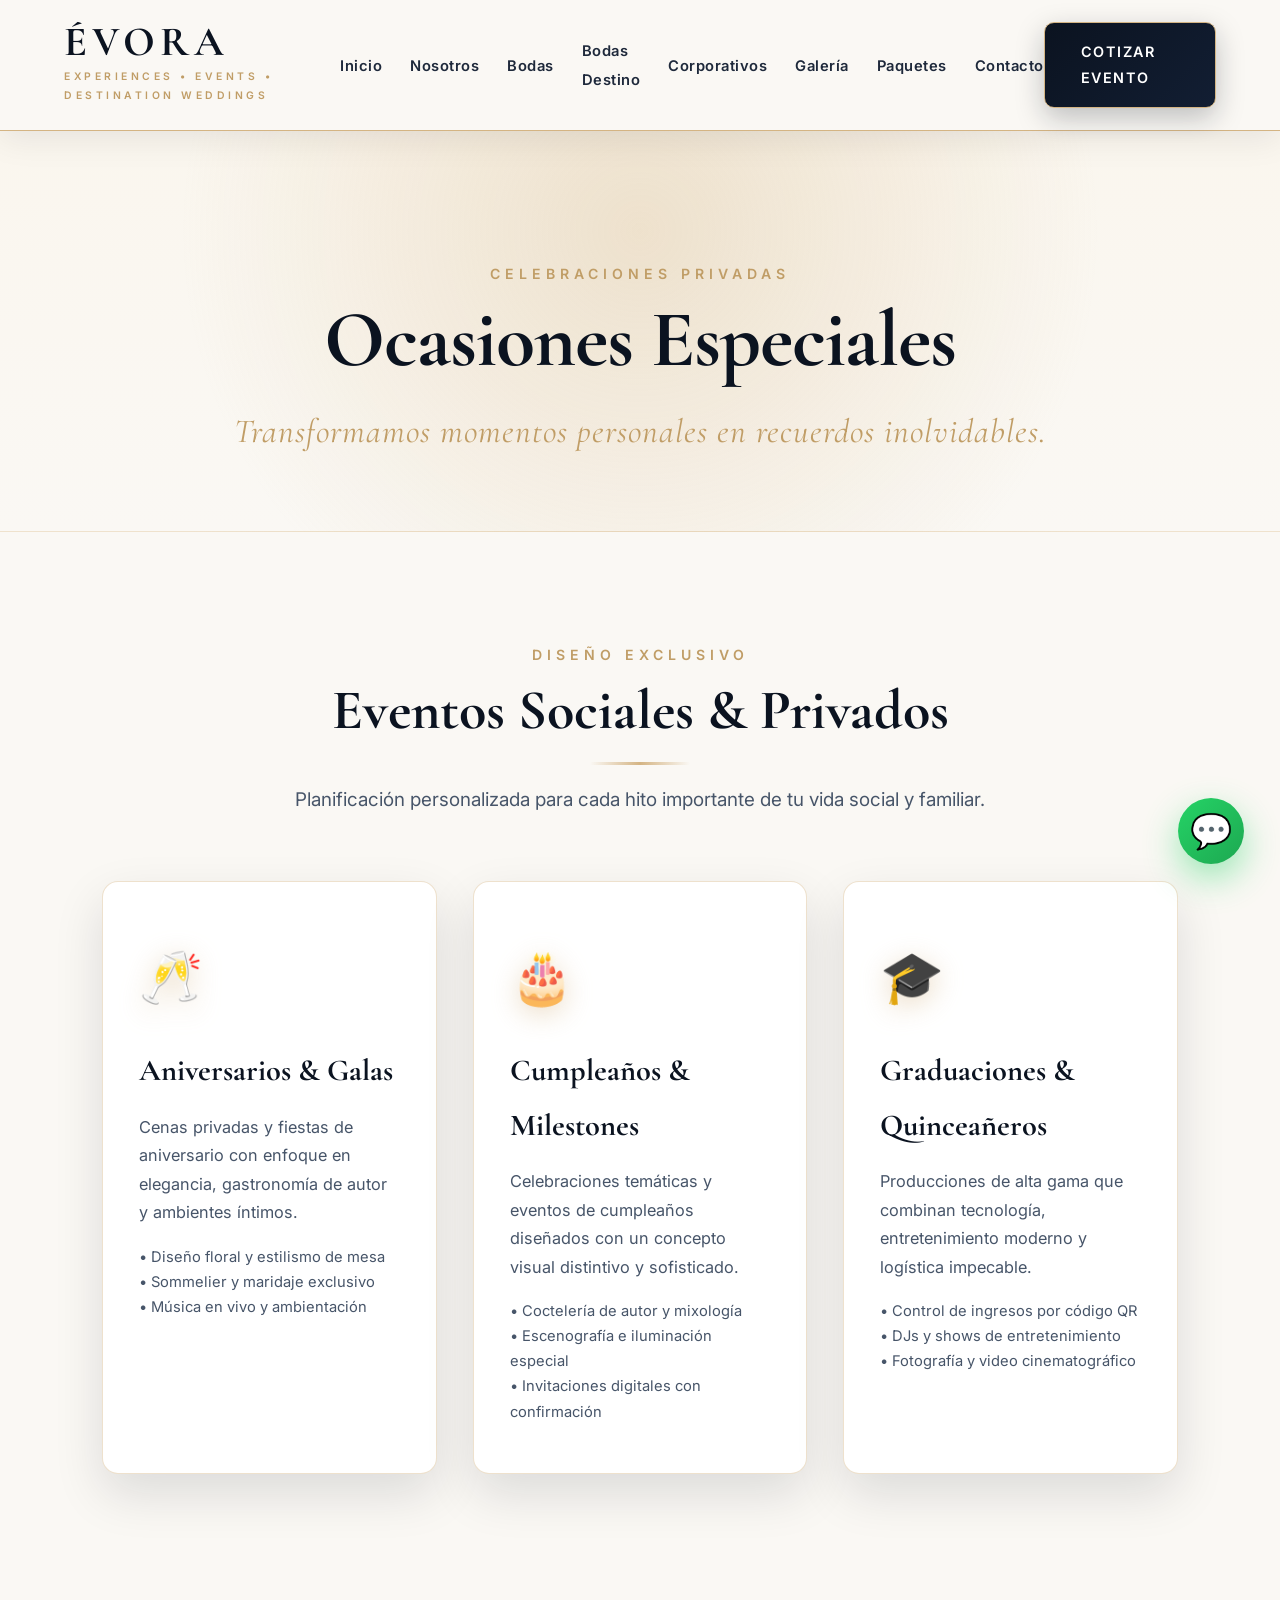
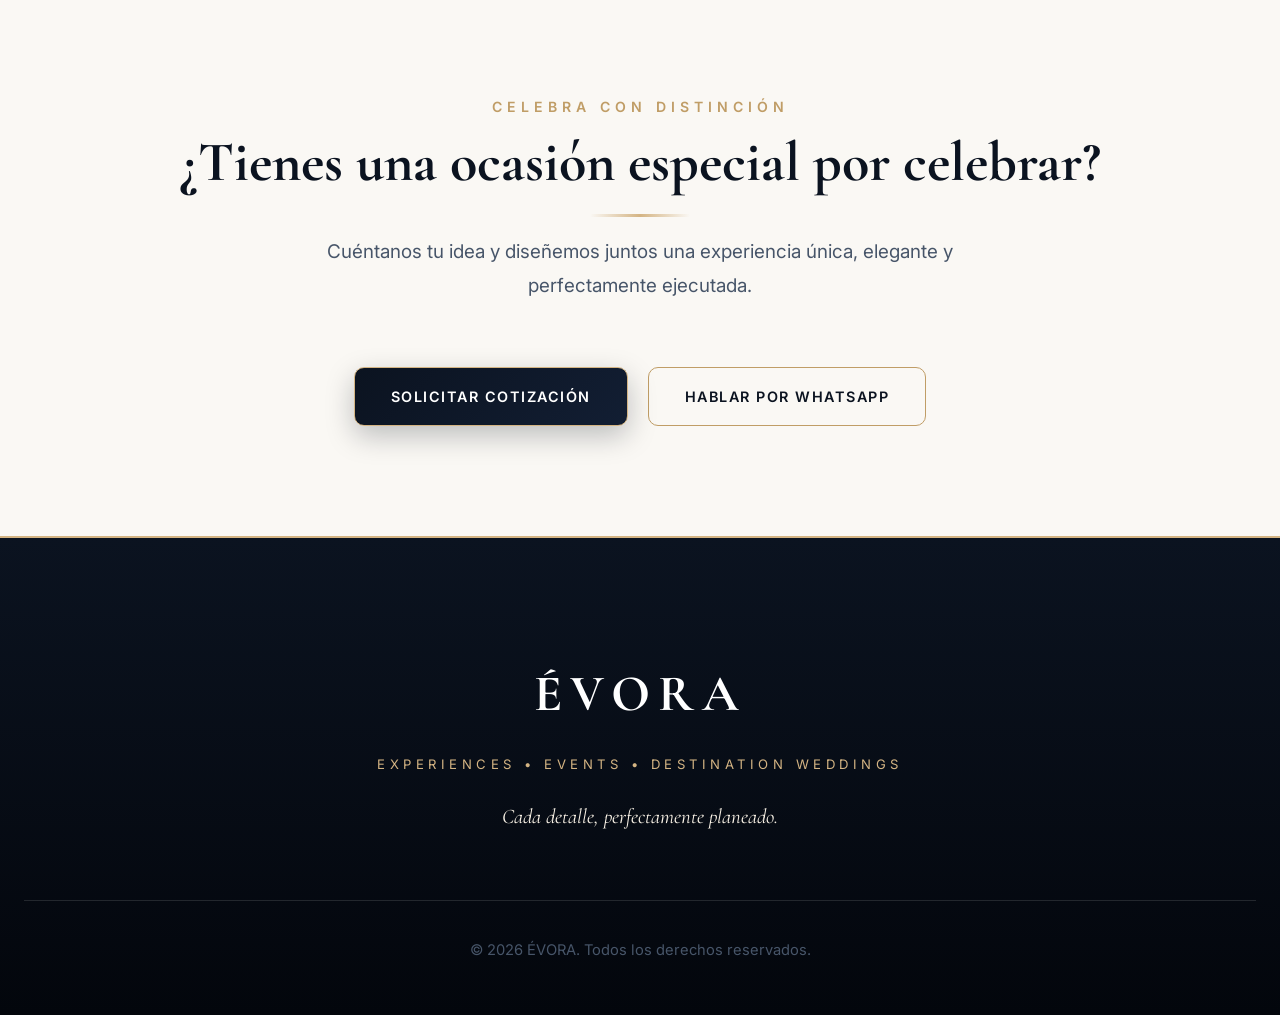
<file: web evora/ocasiones-especiales.html>
<!DOCTYPE html>
<html lang="es">
<head>
    <meta charset="UTF-8">
    <meta name="viewport" content="width=device-width, initial-scale=1.0">
    <title>Ocasiones Especiales | ÉVORA</title>

    <!-- Fuentes Oficiales -->
    <link rel="preconnect" href="https://fonts.googleapis.com">
    <link rel="preconnect" href="https://fonts.gstatic.com" crossorigin>
    <link href="https://fonts.googleapis.com/css2?family=Cormorant+Garamond:ital,wght@0,600;0,700;1,400&family=Inter:wght@400;500;600&display=swap" rel="stylesheet">

    <link rel="stylesheet" href="css/estilos.css">
</head>
<body>

    <!-- ====================== NAVBAR ====================== -->
    <header class="navbar">
        <div class="logo-contenedor">
            <span class="logo-texto">ÉVORA</span>
            <span class="logo-subtexto">EXPERIENCES • EVENTS • DESTINATION WEDDINGS</span>
        </div>

        <nav class="menu-navegacion" aria-label="Navegación principal">
            <ul>
                <li><a href="index.html" class="enlace-menu">Inicio</a></li>
                <li><a href="nosotros.html" class="enlace-menu">Nosotros</a></li>
                <li><a href="bodas.html" class="enlace-menu">Bodas</a></li>
                <li><a href="bodas-destino.html" class="enlace-menu">Bodas Destino</a></li>
                <li><a href="eventos-corporativos.html" class="enlace-menu">Corporativos</a></li>
                <li><a href="galeria.html" class="enlace-menu">Galería</a></li>
                <li><a href="paquetes.html" class="enlace-menu">Paquetes</a></li>
                <li><a href="contacto.html" class="enlace-menu">Contacto</a></li>
            </ul>
        </nav>

        <a href="contacto.html" class="boton-primario">Cotizar Evento</a>
    </header>

    <!-- ====================== HERO ====================== -->
    <section class="seccion-hero" style="padding-bottom: 40px;">
        <div class="contenido-hero">
            <span class="etiqueta-subtitulo">Celebraciones Privadas</span>
            <h1 class="titulo-hero">Ocasiones Especiales</h1>
            <p class="eslogan-hero">Transformamos momentos personales en recuerdos inolvidables.</p>
        </div>
    </section>

    <!-- ====================== TIPOS DE CELEBRACIONES ====================== -->
    <section class="seccion-bloque">
        <div class="encabezado-seccion">
            <span class="etiqueta-subtitulo">Diseño Exclusivo</span>
            <h2 class="titulo-seccion">Eventos Sociales & Privados</h2>
            <p class="bajada-seccion">
                Planificación personalizada para cada hito importante de tu vida social y familiar.
            </p>
        </div>

        <div class="grid-tarjetas">

            <article class="tarjeta-caracteristica">
                <div class="icono-tarjeta">🥂</div>
                <h3>Aniversarios & Galas</h3>
                <p style="margin-bottom: 18px;">
                    Cenas privadas y fiestas de aniversario con enfoque en elegancia, gastronomía de autor y ambientes íntimos.
                </p>
                <ul style="list-style: none; color: var(--color-slate); font-size: 0.92rem; line-height: 1.7;">
                    <li>• Diseño floral y estilismo de mesa</li>
                    <li>• Sommelier y maridaje exclusivo</li>
                    <li>• Música en vivo y ambientación</li>
                </ul>
            </article>

            <article class="tarjeta-caracteristica">
                <div class="icono-tarjeta">🎂</div>
                <h3>Cumpleaños & Milestones</h3>
                <p style="margin-bottom: 18px;">
                    Celebraciones temáticas y eventos de cumpleaños diseñados con un concepto visual distintivo y sofisticado.
                </p>
                <ul style="list-style: none; color: var(--color-slate); font-size: 0.92rem; line-height: 1.7;">
                    <li>• Coctelería de autor y mixología</li>
                    <li>• Escenografía e iluminación especial</li>
                    <li>• Invitaciones digitales con confirmación</li>
                </ul>
            </article>

            <article class="tarjeta-caracteristica">
                <div class="icono-tarjeta">🎓</div>
                <h3>Graduaciones & Quinceañeros</h3>
                <p style="margin-bottom: 18px;">
                    Producciones de alta gama que combinan tecnología, entretenimiento moderno y logística impecable.
                </p>
                <ul style="list-style: none; color: var(--color-slate); font-size: 0.92rem; line-height: 1.7;">
                    <li>• Control de ingresos por código QR</li>
                    <li>• DJs y shows de entretenimiento</li>
                    <li>• Fotografía y video cinematográfico</li>
                </ul>
            </article>

        </div>
    </section>

    <!-- ====================== CTA FINAL ====================== -->
    <section class="seccion-bloque" style="text-align: center;">
        <div class="encabezado-seccion">
            <span class="etiqueta-subtitulo">Celebra con distinción</span>
            <h2 class="titulo-seccion">¿Tienes una ocasión especial por celebrar?</h2>
            <p class="bajada-seccion">
                Cuéntanos tu idea y diseñemos juntos una experiencia única, elegante y perfectamente ejecutada.
            </p>
        </div>
        <div class="panel-acciones">
            <a href="contacto.html" class="boton-primario">Solicitar Cotización</a>
            <a href="https://wa.me/51987654321" class="boton-secundario" target="_blank">Hablar por WhatsApp</a>
        </div>
    </section>

    <!-- ====================== FOOTER ====================== -->
    <footer class="piedepagina-evora">
        <div class="contenido-footer">
            <div class="bloque-marca">
                <h2>ÉVORA</h2>
                <p class="descriptor-footer">EXPERIENCES • EVENTS • DESTINATION WEDDINGS</p>
                <p class="eslogan-footer">Cada detalle, perfectamente planeado.</p>
            </div>
            <div class="bloque-derechos">
                <p>© 2026 ÉVORA. Todos los derechos reservados.</p>
            </div>
        </div>
    </footer>

    <!-- Botón WhatsApp -->
    <a href="https://wa.me/51987654321" 
       class="btn-whatsapp-flotante" 
       target="_blank" 
       rel="noopener noreferrer" 
       aria-label="Contactar por WhatsApp">
       💬
    </a>

</body>
</html>
</file>
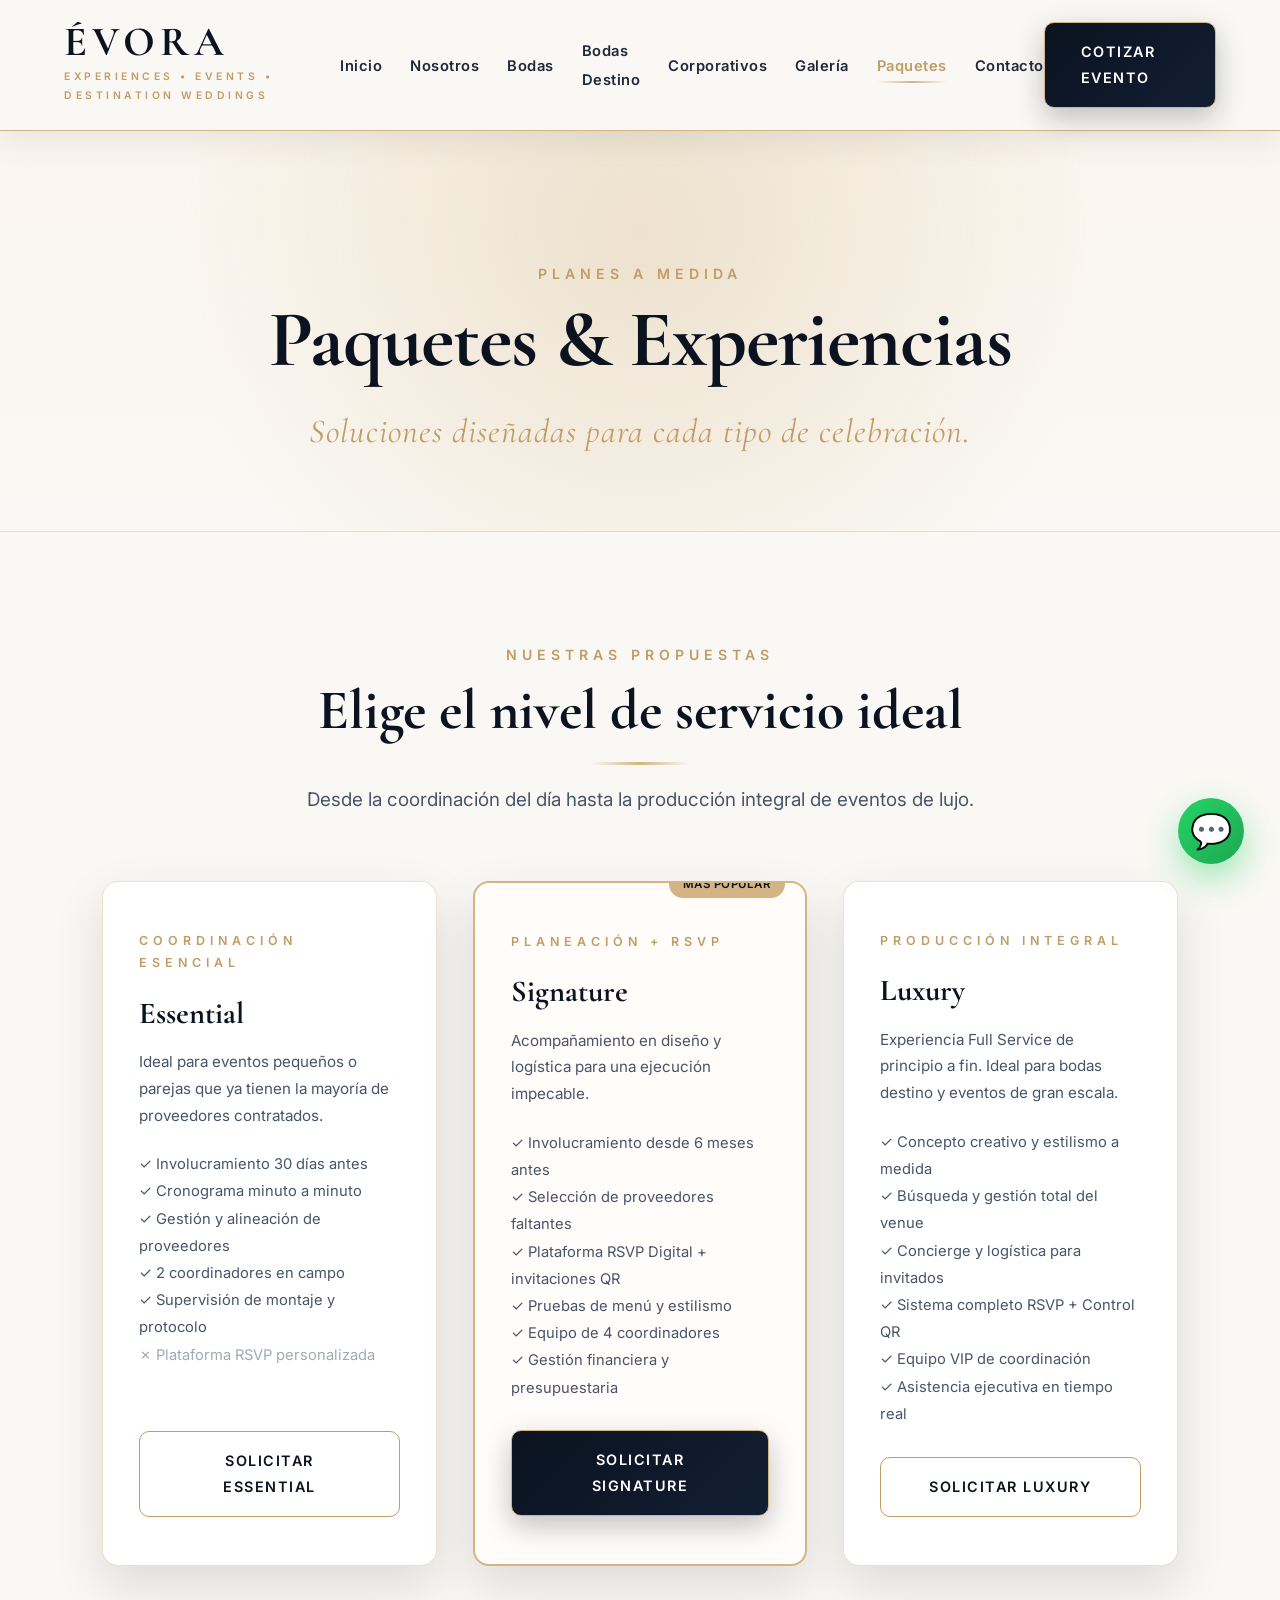
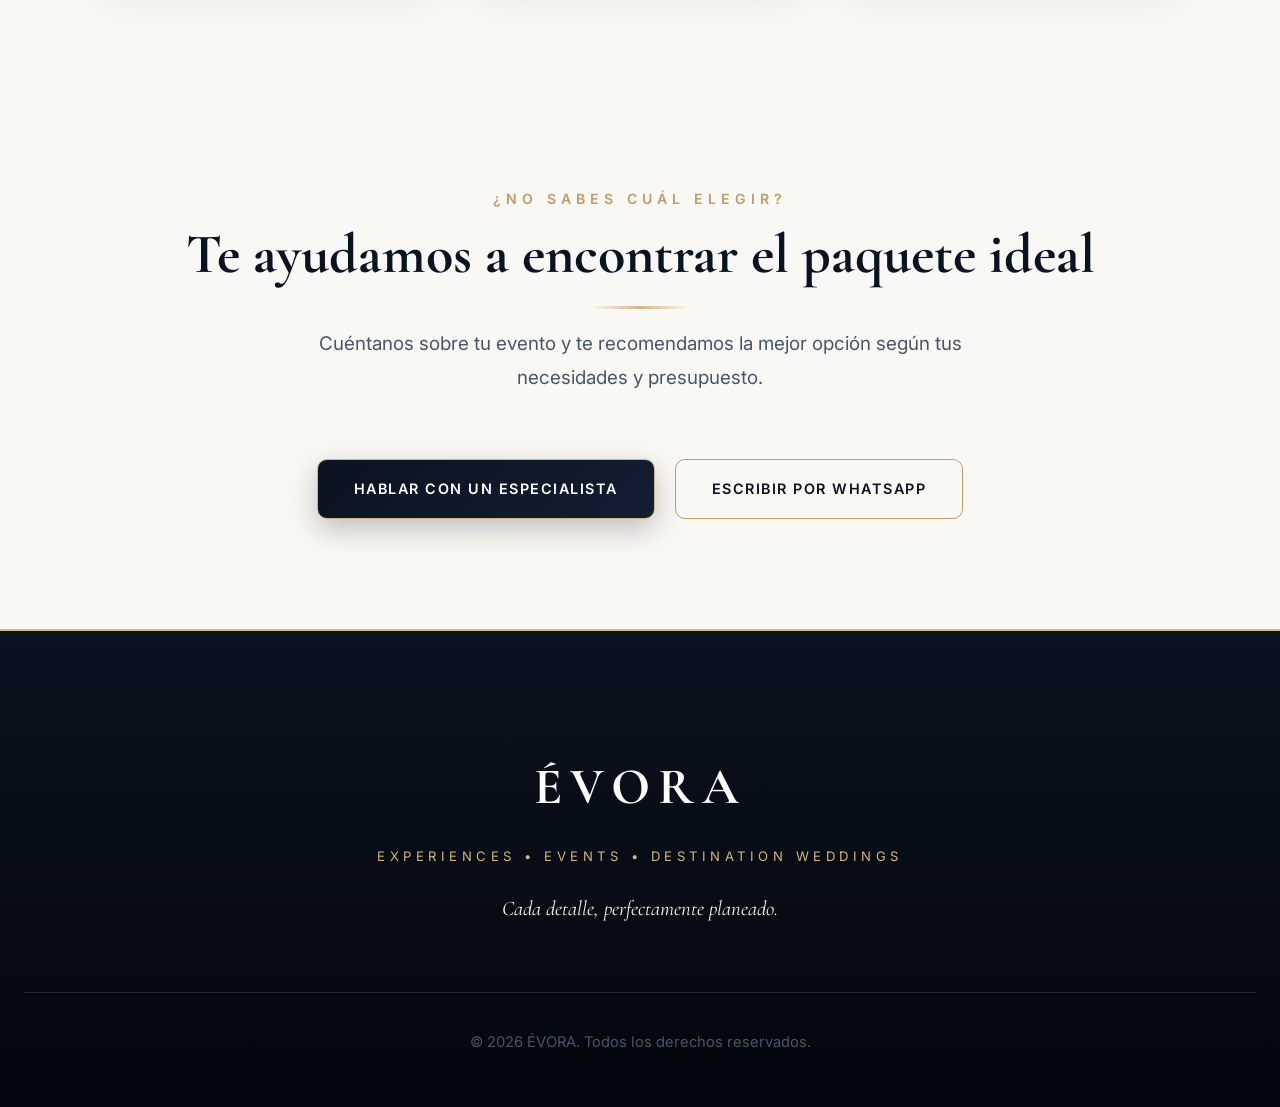
<file: web evora/paquetes.html>
<!DOCTYPE html>
<html lang="es">
<head>
    <meta charset="UTF-8">
    <meta name="viewport" content="width=device-width, initial-scale=1.0">
    <title>Paquetes | ÉVORA</title>

    <!-- Fuentes Oficiales -->
    <link rel="preconnect" href="https://fonts.googleapis.com">
    <link rel="preconnect" href="https://fonts.gstatic.com" crossorigin>
    <link href="https://fonts.googleapis.com/css2?family=Cormorant+Garamond:ital,wght@0,600;0,700;1,400&family=Inter:wght@400;500;600&display=swap" rel="stylesheet">

    <link rel="stylesheet" href="css/estilos.css">
</head>
<body>

    <!-- ====================== NAVBAR ====================== -->
    <header class="navbar">
        <div class="logo-contenedor">
            <span class="logo-texto">ÉVORA</span>
            <span class="logo-subtexto">EXPERIENCES • EVENTS • DESTINATION WEDDINGS</span>
        </div>

        <nav class="menu-navegacion" aria-label="Navegación principal">
            <ul>
                <li><a href="index.html" class="enlace-menu">Inicio</a></li>
                <li><a href="nosotros.html" class="enlace-menu">Nosotros</a></li>
                <li><a href="bodas.html" class="enlace-menu">Bodas</a></li>
                <li><a href="bodas-destino.html" class="enlace-menu">Bodas Destino</a></li>
                <li><a href="eventos-corporativos.html" class="enlace-menu">Corporativos</a></li>
                <li><a href="galeria.html" class="enlace-menu">Galería</a></li>
                <li><a href="paquetes.html" class="enlace-menu activo">Paquetes</a></li>
                <li><a href="contacto.html" class="enlace-menu">Contacto</a></li>
            </ul>
        </nav>

        <a href="contacto.html" class="boton-primario">Cotizar Evento</a>
    </header>

    <!-- ====================== HERO ====================== -->
    <section class="seccion-hero" style="padding-bottom: 40px;">
        <div class="contenido-hero">
            <span class="etiqueta-subtitulo">Planes a Medida</span>
            <h1 class="titulo-hero">Paquetes & Experiencias</h1>
            <p class="eslogan-hero">Soluciones diseñadas para cada tipo de celebración.</p>
        </div>
    </section>

    <!-- ====================== PLANES ====================== -->
    <section class="seccion-bloque">
        <div class="encabezado-seccion">
            <span class="etiqueta-subtitulo">Nuestras Propuestas</span>
            <h2 class="titulo-seccion">Elige el nivel de servicio ideal</h2>
            <p class="bajada-seccion">
                Desde la coordinación del día hasta la producción integral de eventos de lujo.
            </p>
        </div>

        <div class="grid-tarjetas">

            <!-- ESSENTIAL -->
            <article class="tarjeta-caracteristica" style="display: flex; flex-direction: column; justify-content: space-between;">
                <div>
                    <span class="etiqueta-subtitulo" style="font-size: 0.78rem;">Coordinación Esencial</span>
                    <h3 style="font-size: 1.9rem; margin: 12px 0 8px;">Essential</h3>
                    <p style="margin-bottom: 22px; color: var(--color-slate); font-size: 0.95rem;">
                        Ideal para eventos pequeños o parejas que ya tienen la mayoría de proveedores contratados.
                    </p>
                    <ul style="list-style: none; color: var(--color-slate); font-size: 0.92rem; line-height: 1.85; margin-bottom: 28px;">
                        <li>✓ Involucramiento 30 días antes</li>
                        <li>✓ Cronograma minuto a minuto</li>
                        <li>✓ Gestión y alineación de proveedores</li>
                        <li>✓ 2 coordinadores en campo</li>
                        <li>✓ Supervisión de montaje y protocolo</li>
                        <li style="opacity: 0.5;">✗ Plataforma RSVP personalizada</li>
                    </ul>
                </div>
                <a href="contacto.html" class="boton-secundario" style="width: 100%; text-align: center;">Solicitar Essential</a>
            </article>

            <!-- SIGNATURE (DESTACADO) -->
            <article class="tarjeta-caracteristica" style="display: flex; flex-direction: column; justify-content: space-between; border: 2px solid var(--color-gold); position: relative; background-color: #FFFCFA;">
                <span style="position: absolute; top: -13px; right: 20px; background: var(--color-gold); color: var(--color-midnight); padding: 4px 14px; border-radius: 20px; font-size: 0.72rem; font-weight: 600; letter-spacing: 0.5px;">MÁS POPULAR</span>
                <div>
                    <span class="etiqueta-subtitulo" style="font-size: 0.78rem;">Planeación + RSVP</span>
                    <h3 style="font-size: 1.9rem; margin: 12px 0 8px;">Signature</h3>
                    <p style="margin-bottom: 22px; color: var(--color-slate); font-size: 0.95rem;">
                        Acompañamiento en diseño y logística para una ejecución impecable.
                    </p>
                    <ul style="list-style: none; color: var(--color-slate); font-size: 0.92rem; line-height: 1.85; margin-bottom: 28px;">
                        <li>✓ Involucramiento desde 6 meses antes</li>
                        <li>✓ Selección de proveedores faltantes</li>
                        <li>✓ Plataforma RSVP Digital + invitaciones QR</li>
                        <li>✓ Pruebas de menú y estilismo</li>
                        <li>✓ Equipo de 4 coordinadores</li>
                        <li>✓ Gestión financiera y presupuestaria</li>
                    </ul>
                </div>
                <a href="contacto.html" class="boton-primario" style="width: 100%; text-align: center;">Solicitar Signature</a>
            </article>

            <!-- LUXURY -->
            <article class="tarjeta-caracteristica" style="display: flex; flex-direction: column; justify-content: space-between;">
                <div>
                    <span class="etiqueta-subtitulo" style="font-size: 0.78rem;">Producción Integral</span>
                    <h3 style="font-size: 1.9rem; margin: 12px 0 8px;">Luxury</h3>
                    <p style="margin-bottom: 22px; color: var(--color-slate); font-size: 0.95rem;">
                        Experiencia Full Service de principio a fin. Ideal para bodas destino y eventos de gran escala.
                    </p>
                    <ul style="list-style: none; color: var(--color-slate); font-size: 0.92rem; line-height: 1.85; margin-bottom: 28px;">
                        <li>✓ Concepto creativo y estilismo a medida</li>
                        <li>✓ Búsqueda y gestión total del venue</li>
                        <li>✓ Concierge y logística para invitados</li>
                        <li>✓ Sistema completo RSVP + Control QR</li>
                        <li>✓ Equipo VIP de coordinación</li>
                        <li>✓ Asistencia ejecutiva en tiempo real</li>
                    </ul>
                </div>
                <a href="contacto.html" class="boton-secundario" style="width: 100%; text-align: center;">Solicitar Luxury</a>
            </article>

        </div>
    </section>

    <!-- ====================== CTA FINAL ====================== -->
    <section class="seccion-bloque" style="text-align: center;">
        <div class="encabezado-seccion">
            <span class="etiqueta-subtitulo">¿No sabes cuál elegir?</span>
            <h2 class="titulo-seccion">Te ayudamos a encontrar el paquete ideal</h2>
            <p class="bajada-seccion">
                Cuéntanos sobre tu evento y te recomendamos la mejor opción según tus necesidades y presupuesto.
            </p>
        </div>
        <div class="panel-acciones">
            <a href="contacto.html" class="boton-primario">Hablar con un especialista</a>
            <a href="https://wa.me/51987654321" class="boton-secundario" target="_blank">Escribir por WhatsApp</a>
        </div>
    </section>

    <!-- ====================== FOOTER ====================== -->
    <footer class="piedepagina-evora">
        <div class="contenido-footer">
            <div class="bloque-marca">
                <h2>ÉVORA</h2>
                <p class="descriptor-footer">EXPERIENCES • EVENTS • DESTINATION WEDDINGS</p>
                <p class="eslogan-footer">Cada detalle, perfectamente planeado.</p>
            </div>
            <div class="bloque-derechos">
                <p>© 2026 ÉVORA. Todos los derechos reservados.</p>
            </div>
        </div>
    </footer>

    <!-- Botón WhatsApp -->
    <a href="https://wa.me/51987654321" 
       class="btn-whatsapp-flotante" 
       target="_blank" 
       rel="noopener noreferrer" 
       aria-label="Contactar por WhatsApp">
       💬
    </a>

</body>
</html>
</file>
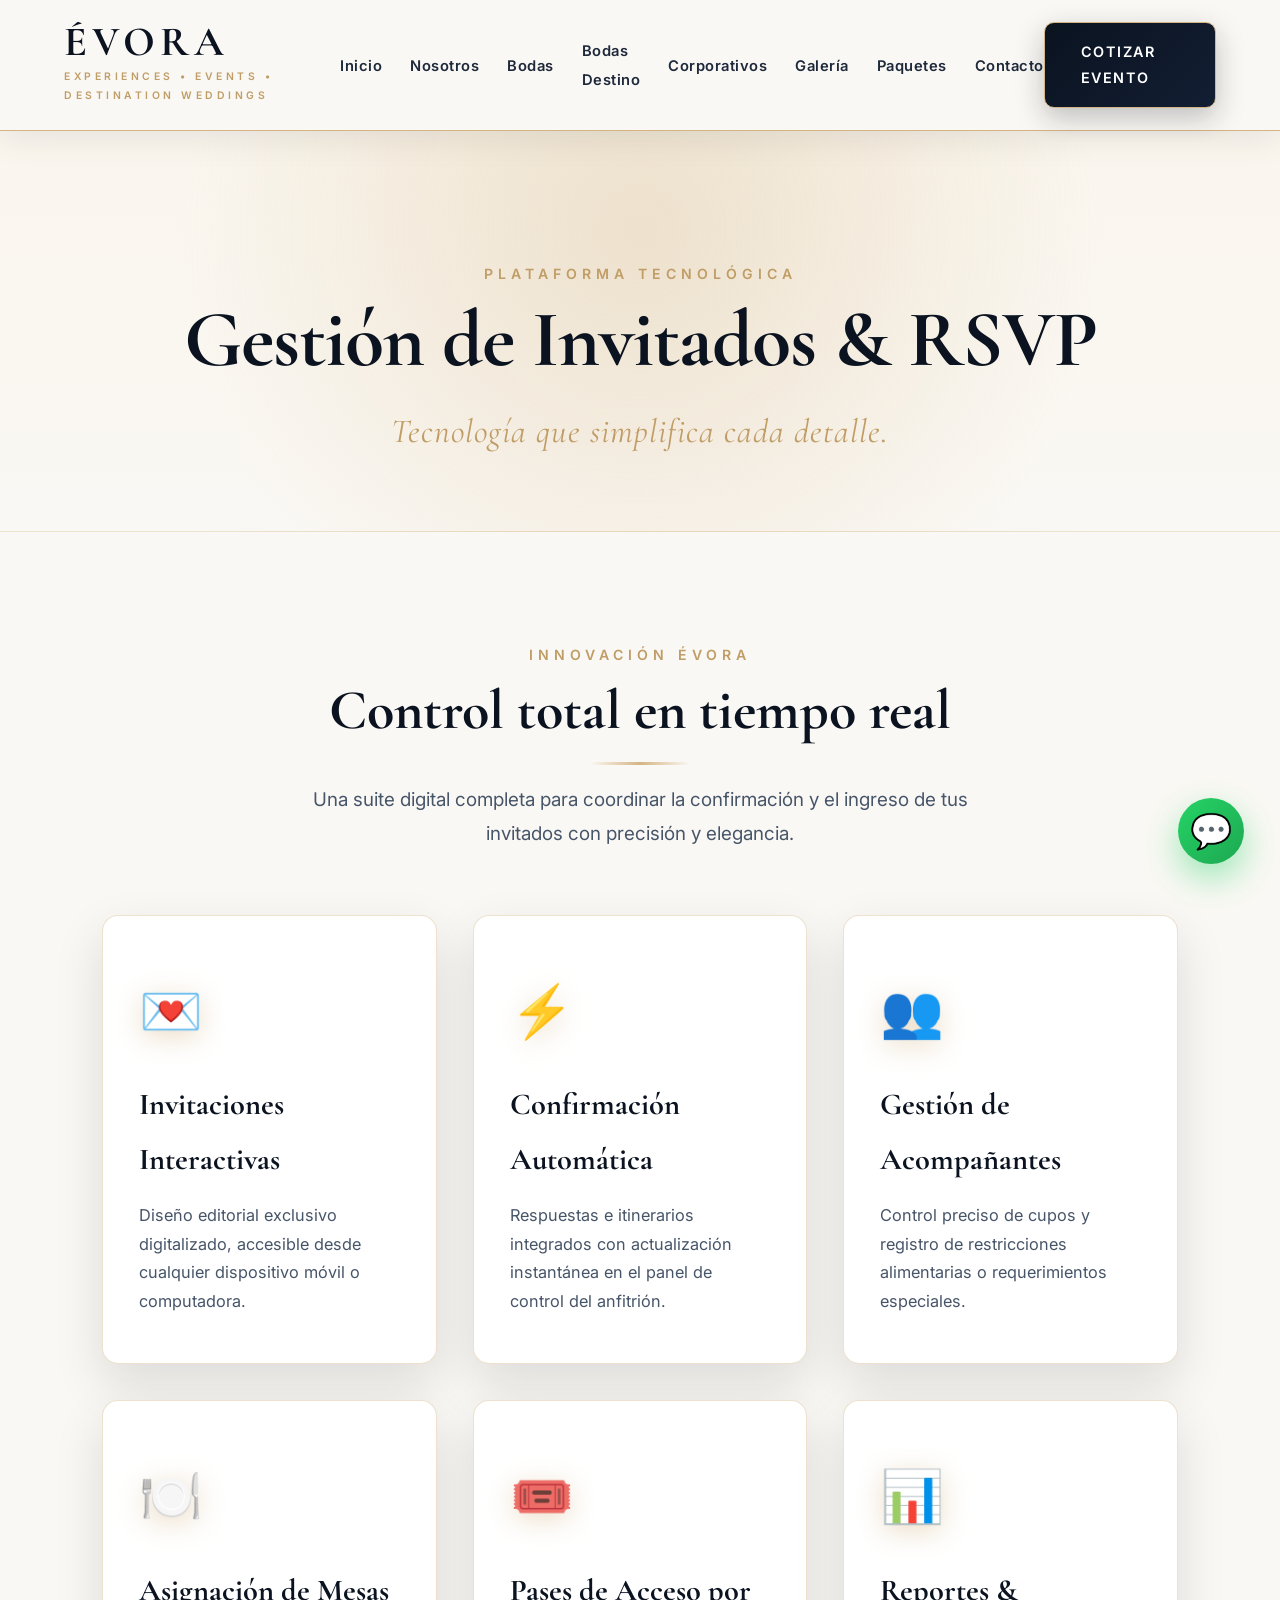
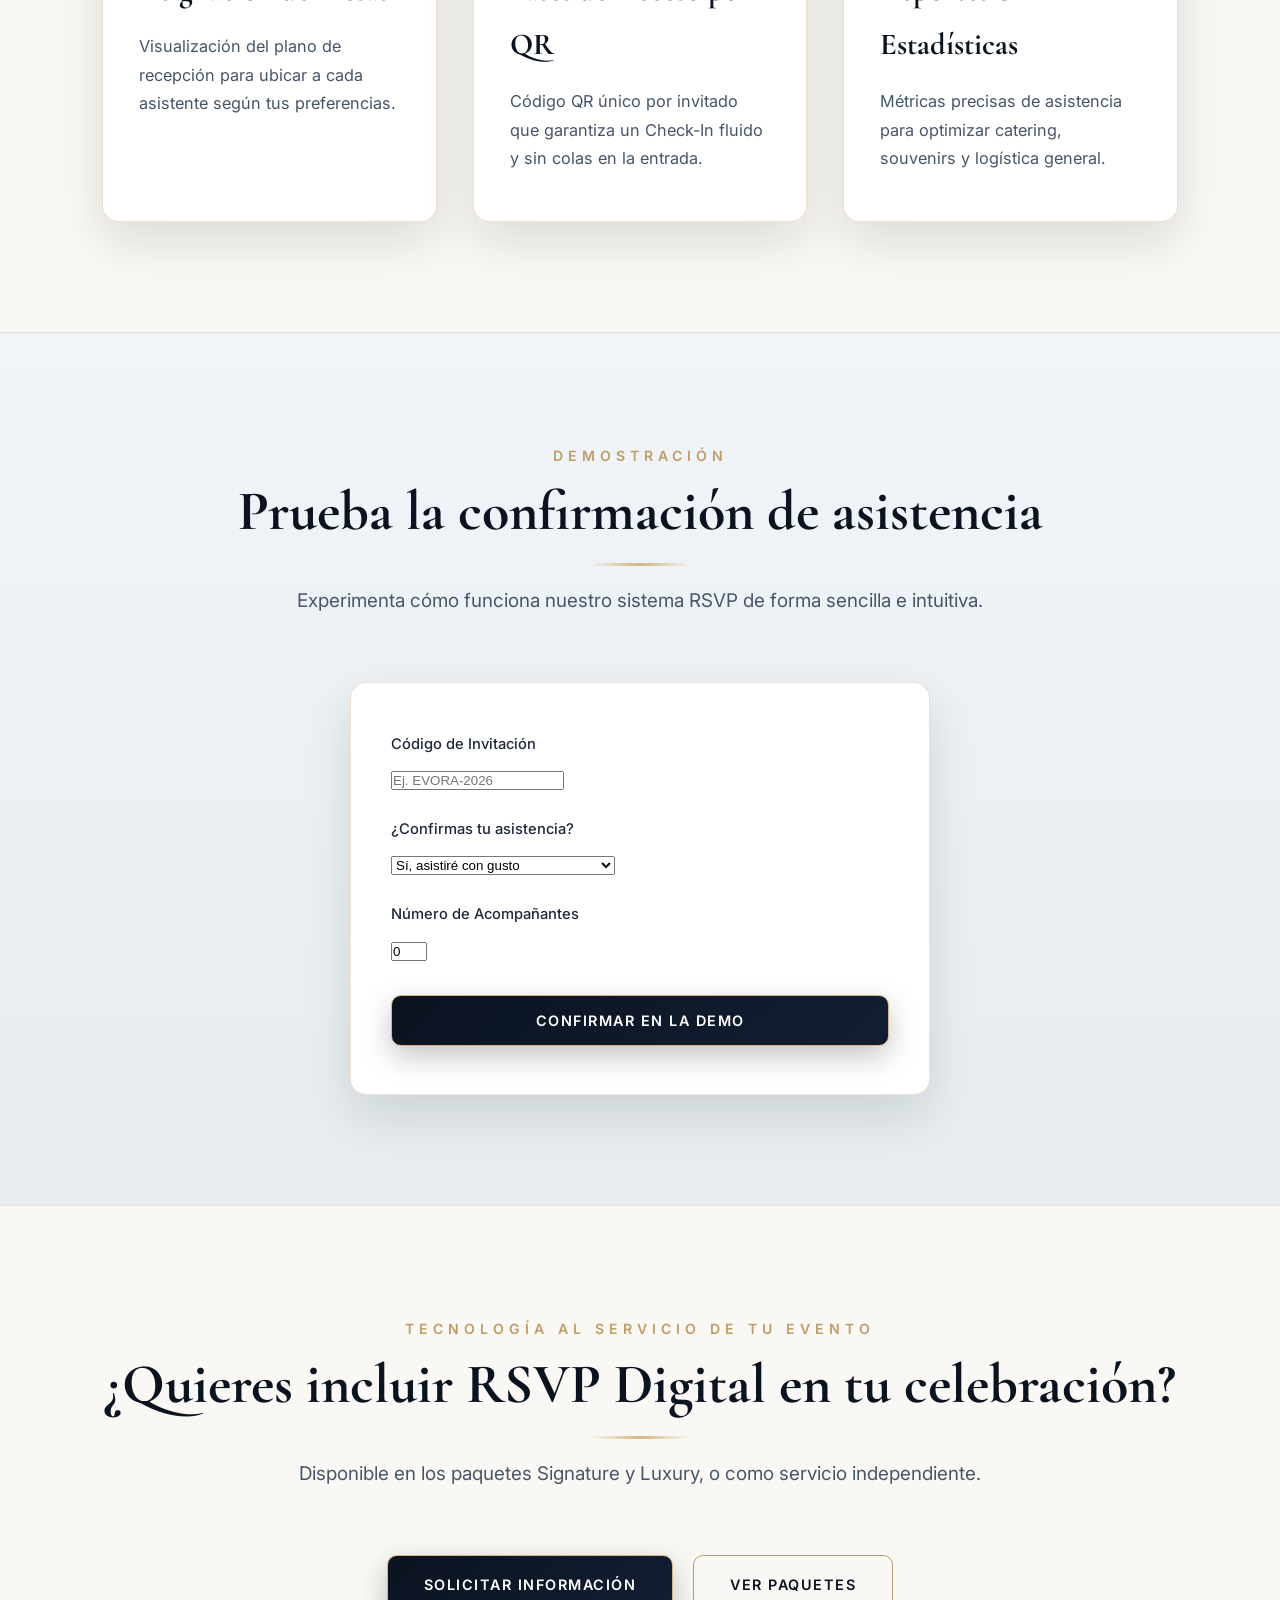
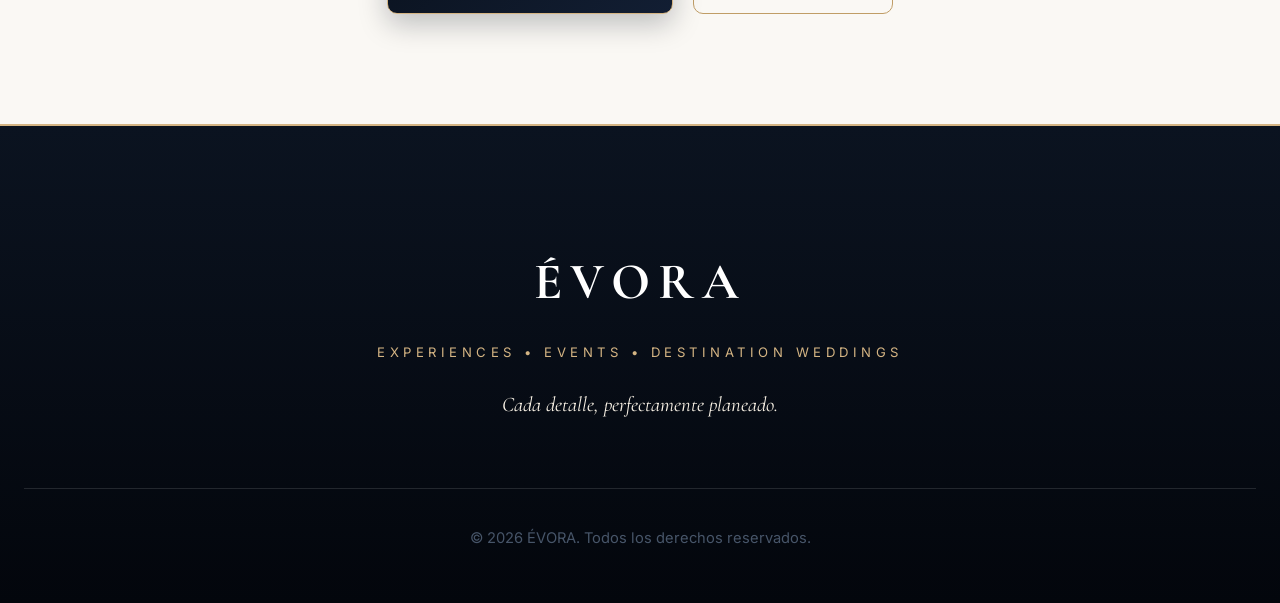
<file: web evora/rsvp.html>
<!DOCTYPE html>
<html lang="es">
<head>
    <meta charset="UTF-8">
    <meta name="viewport" content="width=device-width, initial-scale=1.0">
    <title>RSVP Digital | ÉVORA</title>

    <!-- Fuentes Oficiales -->
    <link rel="preconnect" href="https://fonts.googleapis.com">
    <link rel="preconnect" href="https://fonts.gstatic.com" crossorigin>
    <link href="https://fonts.googleapis.com/css2?family=Cormorant+Garamond:ital,wght@0,600;0,700;1,400&family=Inter:wght@400;500;600&display=swap" rel="stylesheet">

    <link rel="stylesheet" href="css/estilos.css">
</head>
<body>

    <!-- ====================== NAVBAR ====================== -->
    <header class="navbar">
        <div class="logo-contenedor">
            <span class="logo-texto">ÉVORA</span>
            <span class="logo-subtexto">EXPERIENCES • EVENTS • DESTINATION WEDDINGS</span>
        </div>

        <nav class="menu-navegacion" aria-label="Navegación principal">
            <ul>
                <li><a href="index.html" class="enlace-menu">Inicio</a></li>
                <li><a href="nosotros.html" class="enlace-menu">Nosotros</a></li>
                <li><a href="bodas.html" class="enlace-menu">Bodas</a></li>
                <li><a href="bodas-destino.html" class="enlace-menu">Bodas Destino</a></li>
                <li><a href="eventos-corporativos.html" class="enlace-menu">Corporativos</a></li>
                <li><a href="galeria.html" class="enlace-menu">Galería</a></li>
                <li><a href="paquetes.html" class="enlace-menu">Paquetes</a></li>
                <li><a href="contacto.html" class="enlace-menu">Contacto</a></li>
            </ul>
        </nav>

        <a href="contacto.html" class="boton-primario">Cotizar Evento</a>
    </header>

    <!-- ====================== HERO ====================== -->
    <section class="seccion-hero" style="padding-bottom: 40px;">
        <div class="contenido-hero">
            <span class="etiqueta-subtitulo">Plataforma Tecnológica</span>
            <h1 class="titulo-hero">Gestión de Invitados & RSVP</h1>
            <p class="eslogan-hero">Tecnología que simplifica cada detalle.</p>
        </div>
    </section>

    <!-- ====================== CARACTERÍSTICAS ====================== -->
    <section class="seccion-bloque">
        <div class="encabezado-seccion">
            <span class="etiqueta-subtitulo">Innovación ÉVORA</span>
            <h2 class="titulo-seccion">Control total en tiempo real</h2>
            <p class="bajada-seccion">
                Una suite digital completa para coordinar la confirmación y el ingreso de tus invitados con precisión y elegancia.
            </p>
        </div>

        <div class="grid-tarjetas">

            <article class="tarjeta-caracteristica">
                <div class="icono-tarjeta">💌</div>
                <h3>Invitaciones Interactivas</h3>
                <p>Diseño editorial exclusivo digitalizado, accesible desde cualquier dispositivo móvil o computadora.</p>
            </article>

            <article class="tarjeta-caracteristica">
                <div class="icono-tarjeta">⚡</div>
                <h3>Confirmación Automática</h3>
                <p>Respuestas e itinerarios integrados con actualización instantánea en el panel de control del anfitrión.</p>
            </article>

            <article class="tarjeta-caracteristica">
                <div class="icono-tarjeta">👥</div>
                <h3>Gestión de Acompañantes</h3>
                <p>Control preciso de cupos y registro de restricciones alimentarias o requerimientos especiales.</p>
            </article>

            <article class="tarjeta-caracteristica">
                <div class="icono-tarjeta">🍽️</div>
                <h3>Asignación de Mesas</h3>
                <p>Visualización del plano de recepción para ubicar a cada asistente según tus preferencias.</p>
            </article>

            <article class="tarjeta-caracteristica">
                <div class="icono-tarjeta">🎟️</div>
                <h3>Pases de Acceso por QR</h3>
                <p>Código QR único por invitado que garantiza un Check-In fluido y sin colas en la entrada.</p>
            </article>

            <article class="tarjeta-caracteristica">
                <div class="icono-tarjeta">📊</div>
                <h3>Reportes & Estadísticas</h3>
                <p>Métricas precisas de asistencia para optimizar catering, souvenirs y logística general.</p>
            </article>

        </div>
    </section>

    <!-- ====================== DEMO INTERACTIVA ====================== -->
    <section class="seccion-bloque fondo-suave">
        <div class="encabezado-seccion">
            <span class="etiqueta-subtitulo">Demostración</span>
            <h2 class="titulo-seccion">Prueba la confirmación de asistencia</h2>
            <p class="bajada-seccion">Experimenta cómo funciona nuestro sistema RSVP de forma sencilla e intuitiva.</p>
        </div>

        <article class="tarjeta-caracteristica" style="max-width: 580px; margin: 0 auto; padding: 48px 40px;">
            <form onsubmit="event.preventDefault(); alert('¡Gracias por probar la demo del sistema RSVP de ÉVORA!');" 
                  style="display: flex; flex-direction: column; gap: 22px;">

                <div>
                    <label for="codigo-invitacion" style="display: block; margin-bottom: 8px; font-weight: 500; font-size: 0.92rem;">Código de Invitación</label>
                    <input type="text" id="codigo-invitacion" placeholder="Ej. EVORA-2026">
                </div>

                <div>
                    <label for="confirmacion-asistencia" style="display: block; margin-bottom: 8px; font-weight: 500; font-size: 0.92rem;">¿Confirmas tu asistencia?</label>
                    <select id="confirmacion-asistencia">
                        <option value="si">Sí, asistiré con gusto</option>
                        <option value="no">Lamentablemente no podré asistir</option>
                    </select>
                </div>

                <div>
                    <label for="num-acompanantes" style="display: block; margin-bottom: 8px; font-weight: 500; font-size: 0.92rem;">Número de Acompañantes</label>
                    <input type="number" id="num-acompanantes" min="0" max="4" value="0">
                </div>

                <button type="submit" class="boton-primario" style="width: 100%; text-align: center; margin-top: 8px;">
                    Confirmar en la Demo
                </button>
            </form>
        </article>
    </section>

    <!-- ====================== CTA FINAL ====================== -->
    <section class="seccion-bloque" style="text-align: center;">
        <div class="encabezado-seccion">
            <span class="etiqueta-subtitulo">Tecnología al servicio de tu evento</span>
            <h2 class="titulo-seccion">¿Quieres incluir RSVP Digital en tu celebración?</h2>
            <p class="bajada-seccion">
                Disponible en los paquetes Signature y Luxury, o como servicio independiente.
            </p>
        </div>
        <div class="panel-acciones">
            <a href="contacto.html" class="boton-primario">Solicitar información</a>
            <a href="paquetes.html" class="boton-secundario">Ver Paquetes</a>
        </div>
    </section>

    <!-- ====================== FOOTER ====================== -->
    <footer class="piedepagina-evora">
        <div class="contenido-footer">
            <div class="bloque-marca">
                <h2>ÉVORA</h2>
                <p class="descriptor-footer">EXPERIENCES • EVENTS • DESTINATION WEDDINGS</p>
                <p class="eslogan-footer">Cada detalle, perfectamente planeado.</p>
            </div>
            <div class="bloque-derechos">
                <p>© 2026 ÉVORA. Todos los derechos reservados.</p>
            </div>
        </div>
    </footer>

    <!-- Botón WhatsApp -->
    <a href="https://wa.me/51987654321" 
       class="btn-whatsapp-flotante" 
       target="_blank" 
       rel="noopener noreferrer" 
       aria-label="Contactar por WhatsApp">
       💬
    </a>

</body>
</html>
</file>
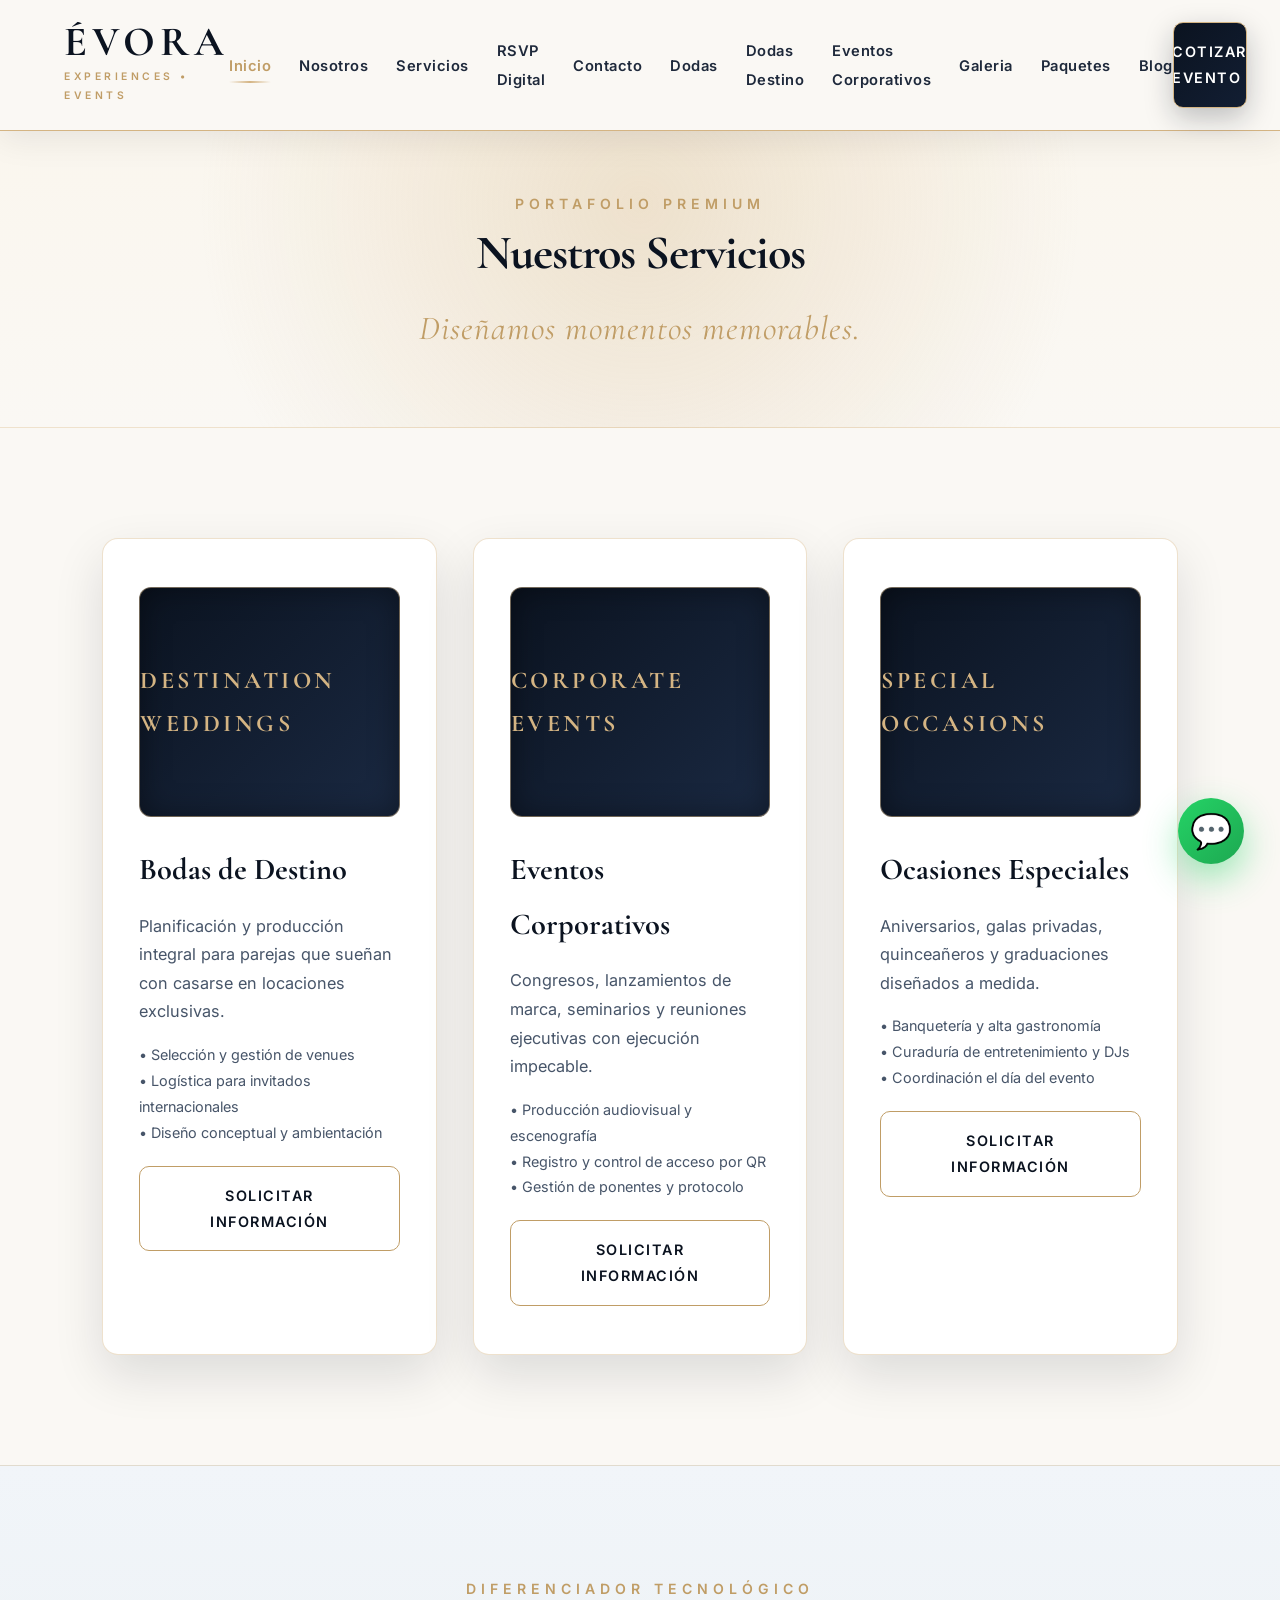
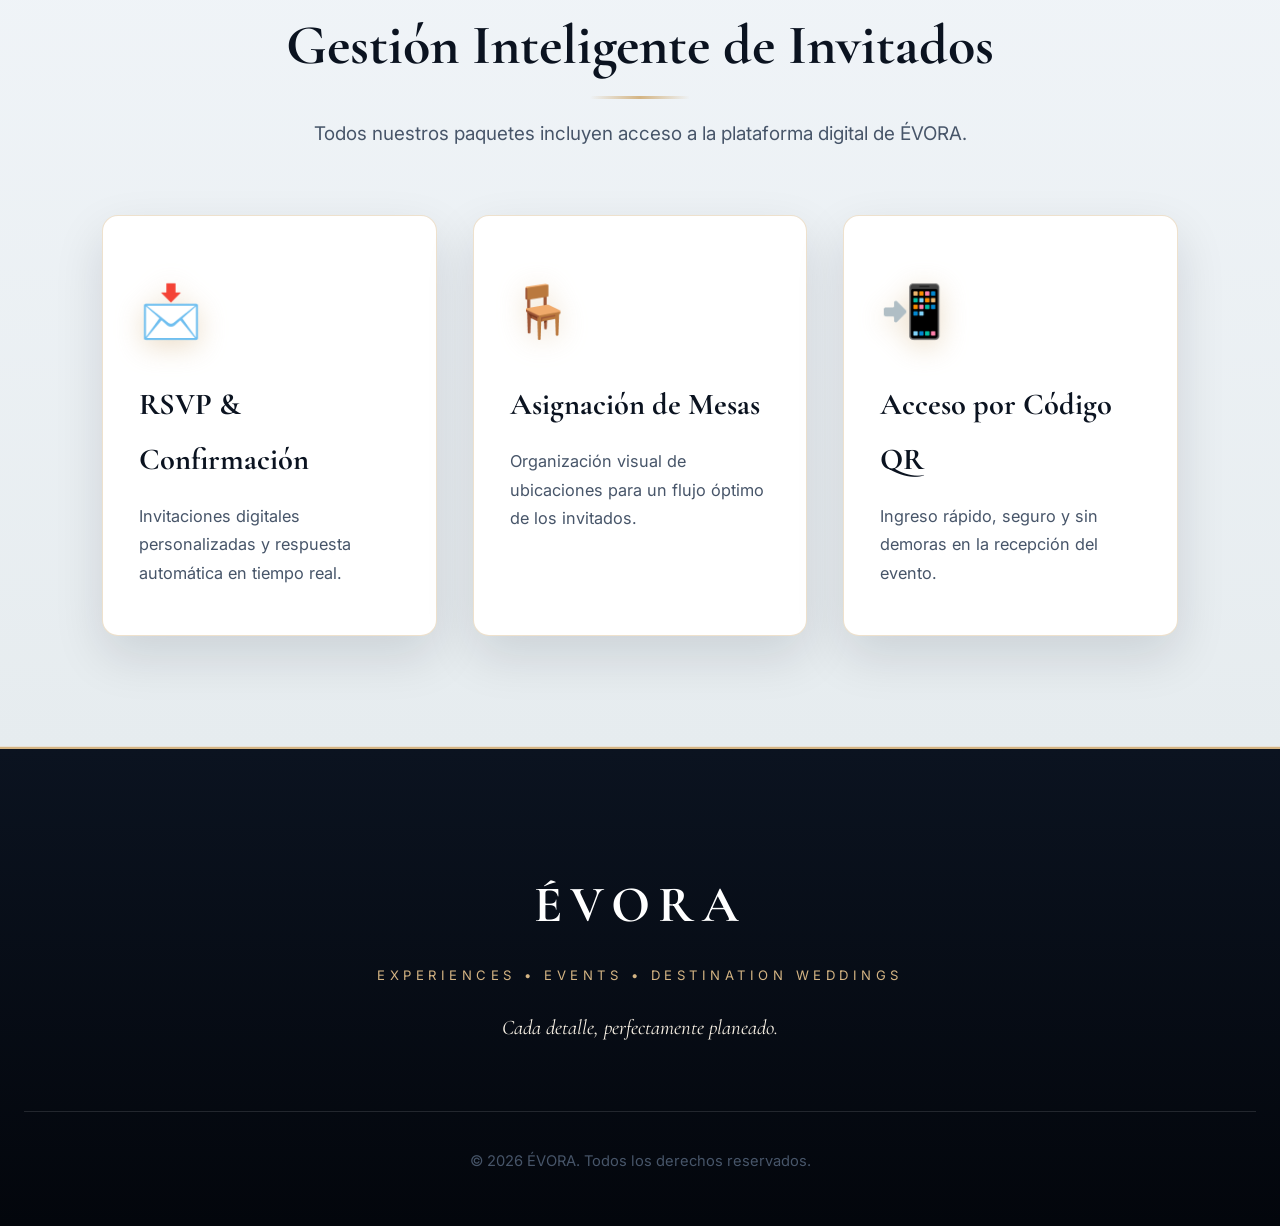
<file: web evora/servicios.html>
<!DOCTYPE html>
<html lang="es">
<head>
    <meta charset="UTF-8">
    <meta name="viewport" content="width=device-width, initial-scale=1.0">
    <title>Servicios | ÉVORA</title>

    <!-- Fuentes Oficiales: Cormorant Garamond e Inter -->
    <link rel="preconnect" href="https://fonts.googleapis.com">
    <link rel="preconnect" href="https://fonts.gstatic.com" crossorigin>
    <link href="https://fonts.googleapis.com/css2?family=Cormorant+Garamond:ital,wght@0,600;0,700;1,400&family=Inter:wght@400;500;600&display=swap" rel="stylesheet">
    
    <link rel="stylesheet" href="css/estilos.css">
</head>
<body>

    <!-- BARRA DE NAVEGACIÓN MULTIPÁGINA -->
    <header class="navbar">
        <div class="logo-contenedor">
            <span class="logo-texto">ÉVORA</span>
            <span class="logo-subtexto">EXPERIENCES • EVENTS</span>
        </div>

        <nav class="menu-navegacion" aria-label="Navegación principal">
            <ul>
                <li><a href="index.html" class="enlace-menu activo">Inicio</a></li>
                <li><a href="nosotros.html" class="enlace-menu">Nosotros</a></li>
                <li><a href="servicios.html" class="enlace-menu">Servicios</a></li>
                <li><a href="rsvp.html" class="enlace-menu">RSVP Digital</a></li>
                <li><a href="contacto.html" class="enlace-menu">Contacto</a></li>
                <li><a href="bodas.html" class="enlace-menu">Dodas</a></li>
                <li><a href="bodas-destino.html" class="enlace-menu">Dodas Destino</a></li>
                <li><a href="eventos-corporativos.html" class="enlace-menu">Eventos Corporativos</a></li>
                <li><a href="galeria.html" class="enlace-menu">Galeria</a></li>
                <li><a href="paquetes.html" class="enlace-menu">Paquetes</a></li>
                <li><a href="blog.html" class="enlace-menu">Blog</a></li>
            </ul>
        </nav>

        <a href="contacto.html" class="boton-primario">Cotizar Evento</a>
    </header>

    <!-- CABECERA DE SECCIÓN -->
    <section class="seccion-hero" style="padding: 60px 20px 40px 20px;">
        <div class="contenido-hero">
            <span class="etiqueta-subtitulo">Portafolio Premium</span>
            <h1 class="titulo-hero" style="font-size: 3rem;">Nuestros Servicios</h1>
            <p class="eslogan-hero">Diseñamos momentos memorables.</p>
        </div>
    </section>

    <!-- LISTADO DE SERVICIOS -->
    <section class="seccion-bloque">
        <div class="grid-tarjetas">
            
            <!-- BODA DE DESTINO -->
            <article class="tarjeta-servicio">
                <div class="imagen-tarjeta">
                    <span class="etiqueta-imagen">Destination Weddings</span>
                </div>
                <div class="cuerpo-tarjeta">
                    <h3>Bodas de Destino</h3>
                    <p style="margin-bottom: 16px;">
                        Planificación y producción integral para parejas que sueñan con casarse en locaciones exclusivas.
                    </p>
                    <ul style="list-style: none; color: var(--color-slate); font-size: 0.9rem; margin-bottom: 20px;">
                        <li>• Selección y gestión de venues</li>
                        <li>• Logística para invitados internacionales</li>
                        <li>• Diseño conceptual y ambientación</li>
                    </ul>
                    <a href="contacto.html" class="boton-secundario" style="width: 100%; text-align: center;">Solicitar Información</a>
                </div>
            </article>

            <!-- EVENTOS CORPORATIVOS -->
            <article class="tarjeta-servicio">
                <div class="imagen-tarjeta">
                    <span class="etiqueta-imagen">Corporate Events</span>
                </div>
                <div class="cuerpo-tarjeta">
                    <h3>Eventos Corporativos</h3>
                    <p style="margin-bottom: 16px;">
                        Congresos, lanzamientos de marca, seminarios y reuniones ejecutivas con ejecución impecable.
                    </p>
                    <ul style="list-style: none; color: var(--color-slate); font-size: 0.9rem; margin-bottom: 20px;">
                        <li>• Producción audiovisual y escenografía</li>
                        <li>• Registro y control de acceso por QR</li>
                        <li>• Gestión de ponentes y protocolo</li>
                    </ul>
                    <a href="contacto.html" class="boton-secundario" style="width: 100%; text-align: center;">Solicitar Información</a>
                </div>
            </article>

            <!-- OCASIONES ESPECIALES -->
            <article class="tarjeta-servicio">
                <div class="imagen-tarjeta">
                    <span class="etiqueta-imagen">Special Occasions</span>
                </div>
                <div class="cuerpo-tarjeta">
                    <h3>Ocasiones Especiales</h3>
                    <p style="margin-bottom: 16px;">
                        Aniversarios, galas privadas, quinceañeros y graduaciones diseñados a medida.
                    </p>
                    <ul style="list-style: none; color: var(--color-slate); font-size: 0.9rem; margin-bottom: 20px;">
                        <li>• Banquetería y alta gastronomía</li>
                        <li>• Curaduría de entretenimiento y DJs</li>
                        <li>• Coordinación el día del evento</li>
                    </ul>
                    <a href="contacto.html" class="boton-secundario" style="width: 100%; text-align: center;">Solicitar Información</a>
                </div>
            </article>

        </div>
    </section>

    <!-- TECNOLOGÍA INTEGRADORA -->
    <section class="seccion-bloque fondo-suave">
        <div class="encabezado-seccion">
            <span class="etiqueta-subtitulo">Diferenciador Tecnológico</span>
            <h2 class="titulo-seccion">Gestión Inteligente de Invitados</h2>
            <p class="bajada-seccion">Todos nuestros paquetes incluyen acceso a la plataforma digital de ÉVORA.</p>
        </div>

        <div class="grid-tarjetas">
            <article class="tarjeta-caracteristica">
                <div class="icono-tarjeta">📩</div>
                <h3>RSVP & Confirmación</h3>
                <p>Invitaciones digitales personalizadas y respuesta automática en tiempo real.</p>
            </article>

            <article class="tarjeta-caracteristica">
                <div class="icono-tarjeta">🪑</div>
                <h3>Asignación de Mesas</h3>
                <p>Organización visual de ubicaciones para un flujo óptimo de los invitados.</p>
            </article>

            <article class="tarjeta-caracteristica">
                <div class="icono-tarjeta">📲</div>
                <h3>Acceso por Código QR</h3>
                <p>Ingreso rápido, seguro y sin demoras en la recepción del evento.</p>
            </article>
        </div>
    </section>

    <!-- FOOTER INSTITUCIONAL -->
    <footer class="piedepagina-evora">
        <div class="contenido-footer">
            <div class="bloque-marca">
                <h2>ÉVORA</h2>
                <p class="descriptor-footer">EXPERIENCES • EVENTS • DESTINATION WEDDINGS</p>
                <p class="eslogan-footer">Cada detalle, perfectamente planeado.</p>
            </div>
            <div class="bloque-derechos">
                <p>© 2026 ÉVORA. Todos los derechos reservados.</p>
            </div>
        </div>
    </footer>

    <!-- BOTÓN FLOTANTE DE WHATSAPP -->
    <a href="https://wa.me/51987654321" class="btn-whatsapp-flotante" target="_blank" rel="noopener noreferrer" aria-label="Contacto por WhatsApp">💬</a>

</body>
</html>
</file>
<file: web evora/css/estilos.css>
/* ==========================================================================
   ÉVORA - ARCHIVO MASTER DE ALTA COSTURA & SISTEMA EDITORIAL PREMIUM
   Luxury Event Planning & Destination Weddings
   ========================================================================== */

/* TOKENS DE DISEÑO DE ULTRA LUJO (:root) */
:root {
  /* Paleta Oficial ÉVORA */
  --color-midnight:      #0B1320; /* Azul Medianoche Imperial */
  --color-midnight-rich: #121E33; /* Azul Noche Profundo */
  --color-gold:          #D4B483; /* Champagne Gold Satinado */
  --color-gold-light:    #F8F1E5; /* Reflejo Dorado Imperial */
  --color-gold-dark:     #C09D66; /* Oro Pulido Vibrante */
  --color-ivory:         #FAF8F4; /* Marfil Sedoso (Fondo Claro) */
  --color-charcoal:      #1E293B; /* Carbón Elegante */
  --color-slate:         #475569; /* Gris Ceniza de Alto Contraste */
  --color-mist:          #F1F5F9; /* Niebla Satinada */

  /* Tipografía Corporativa Editorial */
  --font-display: 'Cormorant Garamond', Georgia, serif;
  --font-body:    'Inter', -apple-system, sans-serif;

  /* Sombras y Micro-interacciones Tridimensionales */
  --shadow-editorial: 0px 20px 50px rgba(11, 19, 32, 0.12);
  --shadow-hover:     0px 30px 70px rgba(212, 180, 131, 0.45);
  --shadow-gold:      0px 14px 40px rgba(212, 180, 131, 0.55);
  --transition:       400ms cubic-bezier(0.16, 1, 0.3, 1);
}

/* RESET GLOBAL UNIVERSAL (CORRECTO CON '*') */
* {
    margin: 0;
    padding: 0;
    box-sizing: border-box;
}

html {
    scroll-behavior: smooth;
}

body {
    background-color: var(--color-ivory);
    color: var(--color-charcoal);
    font-family: var(--font-body);
    line-height: 1.8;
    font-size: 16px;
    -webkit-font-smoothing: antialiased;
    -moz-osx-font-smoothing: grayscale;
    overflow-x: hidden;
}

/* NAVEGACIÓN PRINCIPAL (CRISTAL Y FILETE DE ORO) */
.navbar {
    display: flex;
    justify-content: space-between;
    align-items: center;
    padding: 22px 64px;
    background: rgba(250, 248, 244, 0.96);
    backdrop-filter: blur(20px);
    -webkit-backdrop-filter: blur(20px);
    position: sticky;
    top: 0;
    z-index: 1000;
    border-bottom: 1.5px solid var(--color-gold);
    box-shadow: 0 8px 32px rgba(11, 19, 32, 0.08);
    transition: var(--transition);
}

.logo-contenedor {
    display: flex;
    flex-direction: column;
}

.logo-texto {
    font-family: var(--font-display);
    font-size: 2.6rem;
    font-weight: 700;
    color: var(--color-midnight);
    letter-spacing: 5px;
    line-height: 0.9;
}

.logo-subtexto {
    font-size: 0.65rem;
    color: var(--color-gold-dark);
    letter-spacing: 3.5px;
    font-weight: 600;
    margin-top: 6px;
    text-transform: uppercase;
}

.menu-navegacion ul {
    display: flex;
    list-style: none;
    gap: 28px;
    align-items: center;
}

.enlace-menu {
    text-decoration: none;
    color: var(--color-charcoal);
    font-weight: 600;
    font-size: 0.92rem;
    padding: 8px 0;
    position: relative;
    transition: var(--transition);
    letter-spacing: 0.5px;
}

.enlace-menu::after {
    content: '';
    position: absolute;
    bottom: 0;
    left: 50%;
    width: 0%;
    height: 2px;
    background: linear-gradient(90deg, transparent, var(--color-gold), transparent);
    transition: var(--transition);
    transform: translateX(-50%);
}

.enlace-menu:hover::after, 
.enlace-menu.activo::after {
    width: 100%;
}

.enlace-menu:hover, 
.enlace-menu.activo {
    color: var(--color-gold-dark);
}

/* SISTEMA DE BOTONES HIGH-END (ALTA VISIBILIDAD) */
.boton-primario {
    background: linear-gradient(135deg, var(--color-midnight) 0%, var(--color-midnight-rich) 100%);
    color: #ffffff !important;
    border: 1.5px solid var(--color-gold);
    padding: 16px 36px;
    border-radius: 10px;
    font-family: var(--font-body);
    font-size: 0.9rem;
    font-weight: 600;
    letter-spacing: 1.5px;
    text-transform: uppercase;
    cursor: pointer;
    text-decoration: none;
    transition: var(--transition);
    display: inline-flex;
    align-items: center;
    justify-content: center;
    box-shadow: 0 10px 28px rgba(11, 19, 32, 0.25);
    position: relative;
    overflow: hidden;
}

.boton-primario::before {
    content: '';
    position: absolute;
    top: 0;
    left: -100%;
    width: 100%;
    height: 100%;
    background: linear-gradient(90deg, transparent, rgba(255, 255, 255, 0.35), transparent);
    transition: 700ms;
}

.boton-primario:hover::before {
    left: 100%;
}

.boton-primario:hover {
    background: linear-gradient(135deg, var(--color-gold) 0%, var(--color-gold-dark) 100%);
    border-color: var(--color-gold);
    color: var(--color-midnight) !important;
    transform: translateY(-3px);
    box-shadow: var(--shadow-gold);
}

.boton-secundario {
    background-color: transparent;
    color: var(--color-midnight) !important;
    border: 1.5px solid var(--color-gold-dark);
    padding: 16px 36px;
    border-radius: 10px;
    font-family: var(--font-body);
    font-size: 0.9rem;
    font-weight: 600;
    letter-spacing: 1.5px;
    text-transform: uppercase;
    cursor: pointer;
    text-decoration: none;
    transition: var(--transition);
    display: inline-flex;
    align-items: center;
    justify-content: center;
}

.boton-secundario:hover {
    background-color: var(--color-gold);
    color: var(--color-midnight) !important;
    transform: translateY(-3px);
    box-shadow: 0 12px 32px rgba(212, 180, 131, 0.4);
}

/* PORTADA HERO INMERSIVA */
.seccion-hero {
    padding: 130px 24px 110px 24px;
    text-align: center;
    background: 
        radial-gradient(circle at 50% 25%, rgba(212, 180, 131, 0.32) 0%, transparent 65%),
        linear-gradient(180deg, #FAF6EE 0%, var(--color-ivory) 100%);
    width: 100%;
    position: relative;
    border-bottom: 1px solid rgba(212, 180, 131, 0.3);
}

.titulo-hero {
    font-family: var(--font-display);
    font-size: 5rem;
    color: var(--color-midnight);
    font-weight: 700;
    line-height: 1.05;
    margin-bottom: 20px;
    letter-spacing: -1px;
}

.eslogan-hero {
    font-family: var(--font-display);
    font-size: 2.1rem;
    color: var(--color-gold-dark);
    font-style: italic;
    margin-bottom: 28px;
    letter-spacing: 1px;
}

.descripcion-hero {
    font-size: 1.22rem;
    color: var(--color-slate);
    max-width: 800px;
    margin: 0 auto 44px auto;
}

.panel-acciones {
    display: flex;
    gap: 20px;
    justify-content: center;
    flex-wrap: wrap;
}

/* ESTRUCTURA GENERAL DE SECCIONES (FULL WIDTH RESPONSIVO) */
.seccion-bloque, 
.seccion-oscura, 
.seccion-cta {
    padding: 110px 8%;
    width: 100%;
    position: relative;
}

/* SECCIONES EN AZUL MEDIANOCHE IMPERIAL */
.seccion-oscura, 
.seccion-cta,
.fondo-oscuro {
    background: linear-gradient(135deg, var(--color-midnight) 0%, var(--color-midnight-rich) 100%) !important;
    color: #ffffff !important;
    border-top: 1.5px solid var(--color-gold);
    border-bottom: 1.5px solid var(--color-gold);
}

/* REGLAS OBLIGATORIAS DE LEGIBILIDAD EN FONDOS OSCUROS */
.seccion-oscura .titulo-seccion,
.seccion-oscura h1, .seccion-oscura h2, .seccion-oscura h3,
.seccion-cta h1, .seccion-cta h2, .seccion-cta h3,
.fondo-oscuro h1, .fondo-oscuro h2, .fondo-oscuro h3 {
    color: #ffffff !important;
}

.seccion-oscura p,
.seccion-oscura span,
.seccion-cta p,
.fondo-oscuro p {
    color: var(--color-gold-light) !important;
}

/* BOTONES SECUNDARIOS DENTRO DE SECCIONES OSCURAS */
.seccion-oscura .boton-secundario,
.seccion-cta .boton-secundario,
.fondo-oscuro .boton-secundario {
    color: #ffffff !important;
    border-color: var(--color-gold) !important;
}

.seccion-oscura .boton-secundario:hover,
.seccion-cta .boton-secundario:hover,
.fondo-oscuro .boton-secundario:hover {
    background-color: var(--color-gold) !important;
    color: var(--color-midnight) !important;
}

.encabezado-seccion {
    text-align: center;
    margin-bottom: 64px;
    position: relative;
}

.etiqueta-subtitulo {
    font-size: 0.88rem;
    text-transform: uppercase;
    color: var(--color-gold-dark);
    letter-spacing: 5px;
    font-weight: 600;
    display: block;
    margin-bottom: 12px;
}

.seccion-oscura .etiqueta-subtitulo {
    color: var(--color-gold) !important;
}

.titulo-seccion {
    font-family: var(--font-display);
    font-size: 3.5rem;
    color: var(--color-midnight);
    line-height: 1.12;
    position: relative;
    display: inline-block;
}

.titulo-seccion::after {
    content: '';
    display: block;
    width: 100px;
    height: 3px;
    background: linear-gradient(90deg, transparent, var(--color-gold), transparent);
    margin: 20px auto 0 auto;
    border-radius: 3px;
}

.bajada-seccion {
    color: var(--color-slate);
    font-size: 1.18rem;
    margin-top: 18px;
    max-width: 720px;
    margin-left: auto;
    margin-right: auto;
}

/* GRID DE TARJETAS ELEGANTE */
.grid-tarjetas {
    display: grid;
    grid-template-columns: repeat(auto-fit, minmax(320px, 1fr));
    gap: 36px;
    max-width: 1320px;
    margin: 0 auto;
}

.tarjeta-caracteristica, .tarjeta-servicio {
    background-color: #ffffff;
    padding: 48px 36px;
    border-radius: 16px;
    box-shadow: var(--shadow-editorial);
    border: 1.5px solid rgba(212, 180, 131, 0.4);
    transition: var(--transition);
    position: relative;
    overflow: hidden;
    color: var(--color-charcoal);
}

.tarjeta-caracteristica::before, .tarjeta-servicio::before {
    content: '';
    position: absolute;
    top: 0;
    left: 0;
    width: 100%;
    height: 5px;
    background: linear-gradient(90deg, var(--color-midnight), var(--color-gold), var(--color-midnight));
    opacity: 0;
    transition: var(--transition);
}

.tarjeta-caracteristica:hover::before, .tarjeta-servicio:hover::before {
    opacity: 1;
}

.tarjeta-caracteristica:hover, .tarjeta-servicio:hover {
    transform: translateY(-10px);
    box-shadow: var(--shadow-hover);
    border-color: var(--color-gold);
}

.icono-tarjeta {
    font-size: 3.2rem;
    margin-bottom: 22px;
    display: inline-block;
    filter: drop-shadow(0 6px 14px rgba(212, 180, 131, 0.45));
}

.tarjeta-caracteristica h3, .tarjeta-servicio h3 {
    font-family: var(--font-display);
    font-size: 1.9rem;
    color: var(--color-midnight) !important;
    margin-bottom: 14px;
    font-weight: 700;
}

.tarjeta-caracteristica p, .tarjeta-servicio p {
    color: var(--color-slate) !important;
    font-size: 1.02rem;
    line-height: 1.75;
}

/* MARCO TIPO CUADRO DE ARTE EN TARJETAS DE SERVICIO DE GALERÍA */
.imagen-tarjeta {
    height: 230px;
    background: linear-gradient(135deg, #0B1320 0%, #1A2942 100%);
    display: flex;
    align-items: center;
    justify-content: center;
    border-radius: 12px;
    margin-bottom: 26px;
    border: 1.5px solid rgba(212, 180, 131, 0.5);
    box-shadow: inset 0 0 30px rgba(0,0,0,0.4);
    position: relative;
    transition: var(--transition);
}

.imagen-tarjeta:hover {
    transform: scale(1.02);
}

.etiqueta-imagen {
    color: var(--color-gold) !important;
    font-family: var(--font-display);
    font-size: 1.5rem;
    letter-spacing: 3.5px;
    text-transform: uppercase;
    font-weight: 700;
}

/* SECCIONES DE FONDO CLARO SATINADO */
.fondo-suave {
    background: linear-gradient(180deg, var(--color-mist) 0%, #E6ECEF 100%) !important;
    color: var(--color-midnight) !important;
    border-top: 1px solid rgba(212, 180, 131, 0.3);
    border-bottom: 1px solid rgba(212, 180, 131, 0.3);
}

.fondo-suave .titulo-seccion {
    color: var(--color-midnight) !important;
}

.fondo-suave .bajada-seccion {
    color: var(--color-slate) !important;
}

/* BOTÓN FLOTANTE CONCIERGE WHATSAPP */
.btn-whatsapp-flotante {
    position: fixed;
    bottom: 36px;
    right: 36px;
    background: linear-gradient(135deg, #25D366 0%, #1DA851 100%);
    color: #ffffff !important;
    width: 66px;
    height: 66px;
    border-radius: 50%;
    display: flex;
    align-items: center;
    justify-content: center;
    font-size: 34px;
    box-shadow: 0 14px 35px rgba(37, 211, 102, 0.45);
    text-decoration: none;
    z-index: 9999;
    transition: var(--transition);
}

.btn-whatsapp-flotante:hover {
    transform: scale(1.15) rotate(10deg);
    box-shadow: 0 18px 45px rgba(37, 211, 102, 0.65);
}

/* PIE DE PÁGINA IMPERIAL */
.piedepagina-evora {
    background: linear-gradient(180deg, #0B1320 0%, #03060C 100%);
    color: #ffffff !important;
    padding: 110px 24px 52px 24px;
    text-align: center;
    border-top: 2.5px solid var(--color-gold);
}

.bloque-marca h2 {
    font-family: var(--font-display);
    font-size: 3.2rem;
    letter-spacing: 8px;
    color: #ffffff !important;
}

.descriptor-footer {
    font-size: 0.82rem;
    color: var(--color-gold) !important;
    letter-spacing: 4.5px;
    margin-top: 12px;
    text-transform: uppercase;
}

.eslogan-footer {
    font-family: var(--font-display);
    font-style: italic;
    color: var(--color-gold-light) !important;
    margin-top: 22px;
    font-size: 1.3rem;
}

.bloque-derechos {
    margin-top: 64px;
    border-top: 1px solid rgba(255, 255, 255, 0.12);
    padding-top: 36px;
    font-size: 0.92rem;
    color: var(--color-slate) !important;
}

/* RESPONSIVO DE ALTA PRECISIÓN MÓVIL */
@media (max-width: 768px) {
    .navbar {
        flex-direction: column;
        gap: 20px;
        padding: 22px 20px;
    }

    .menu-navegacion ul {
        gap: 14px 20px;
        flex-wrap: wrap;
        justify-content: center;
    }

    .titulo-hero {
        font-size: 3.4rem;
    }

    .seccion-bloque, .seccion-oscura, .seccion-cta {
        padding: 70px 20px;
    }

    .grid-tarjetas {
        grid-template-columns: 1fr;
    }
}
</file>
